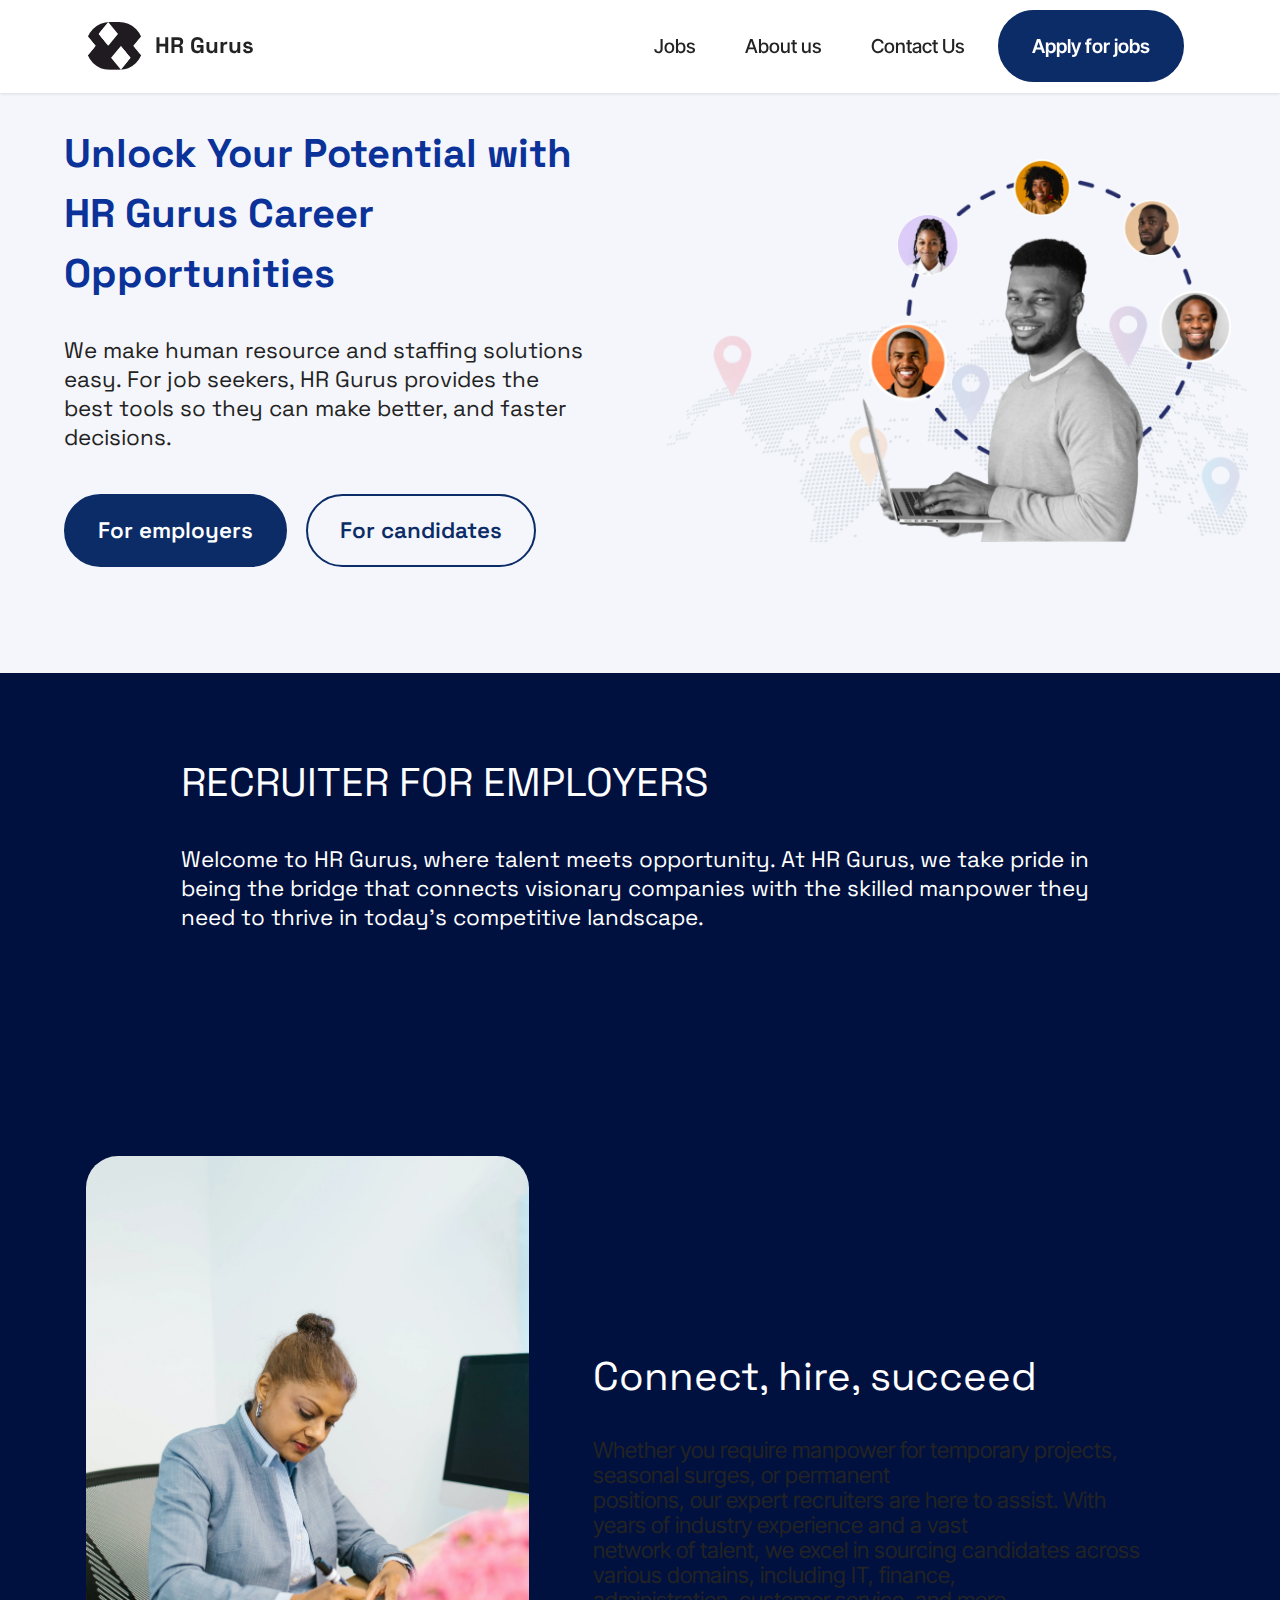
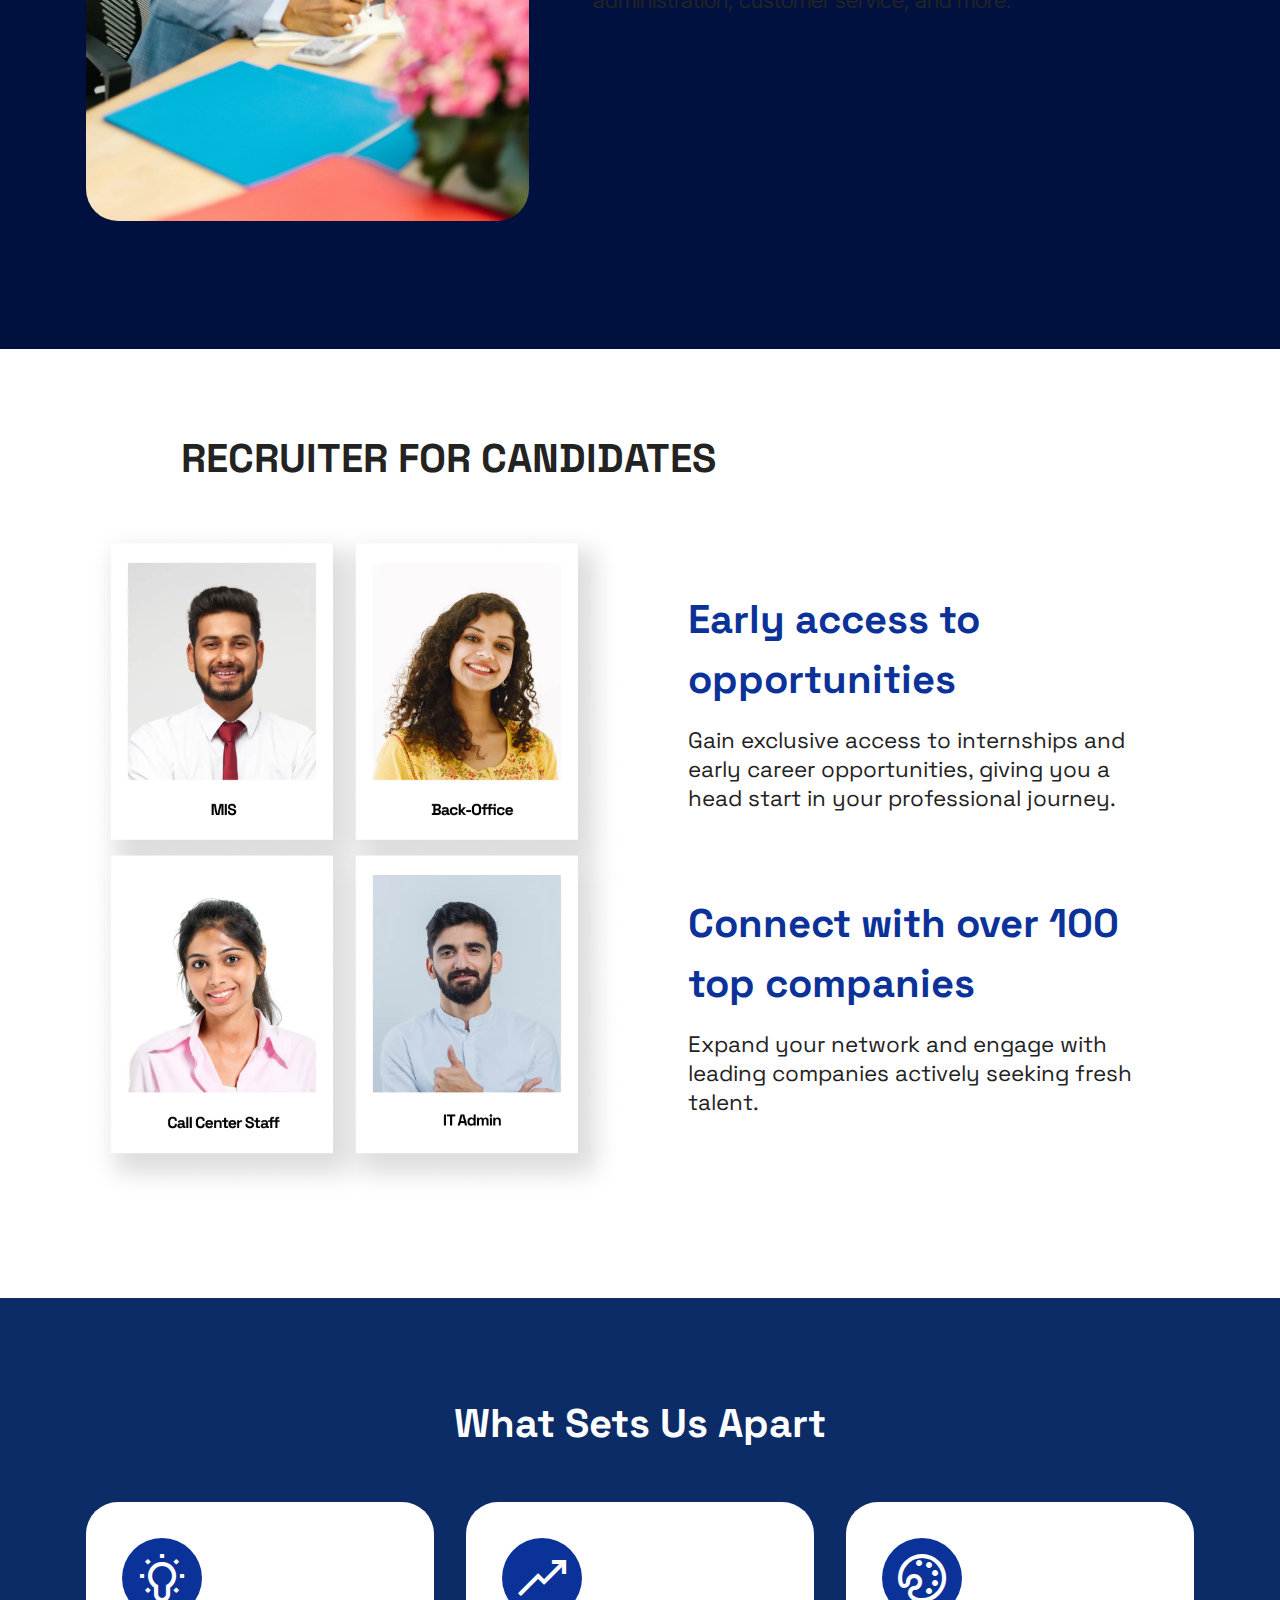
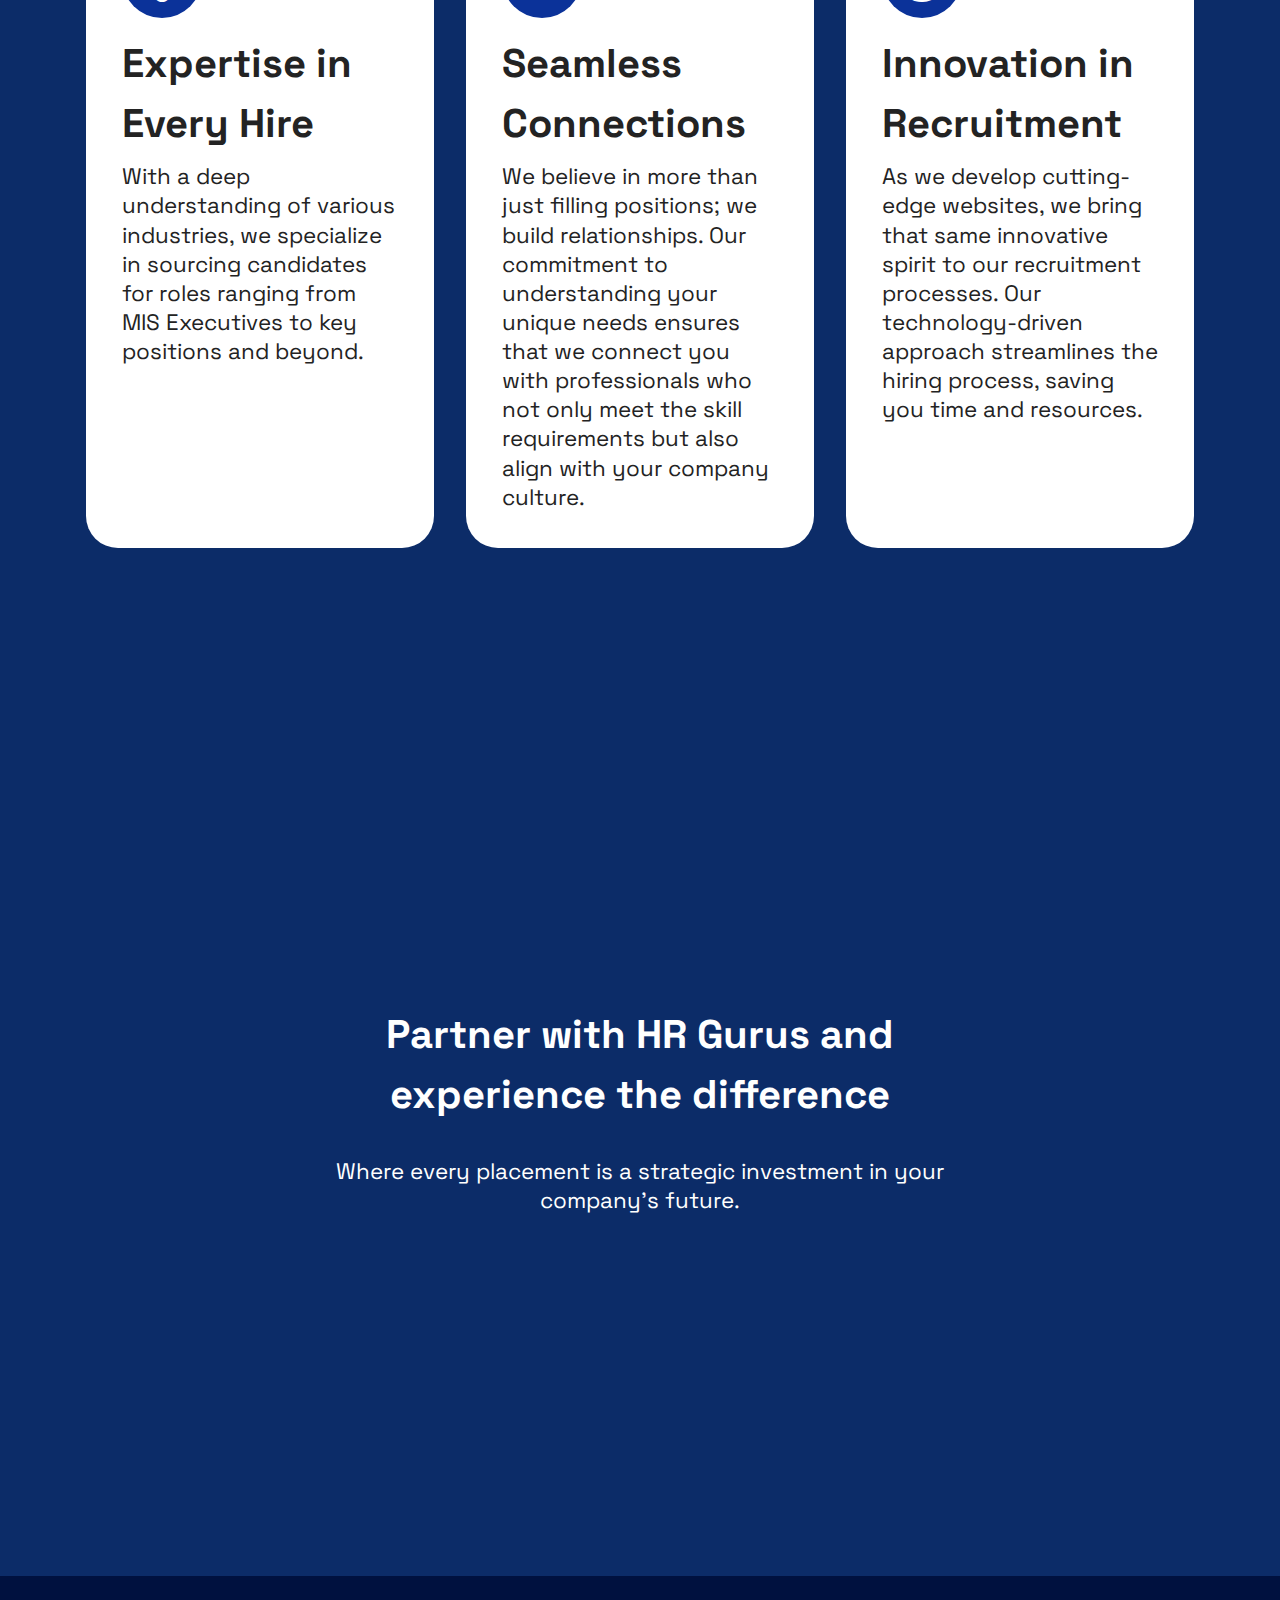
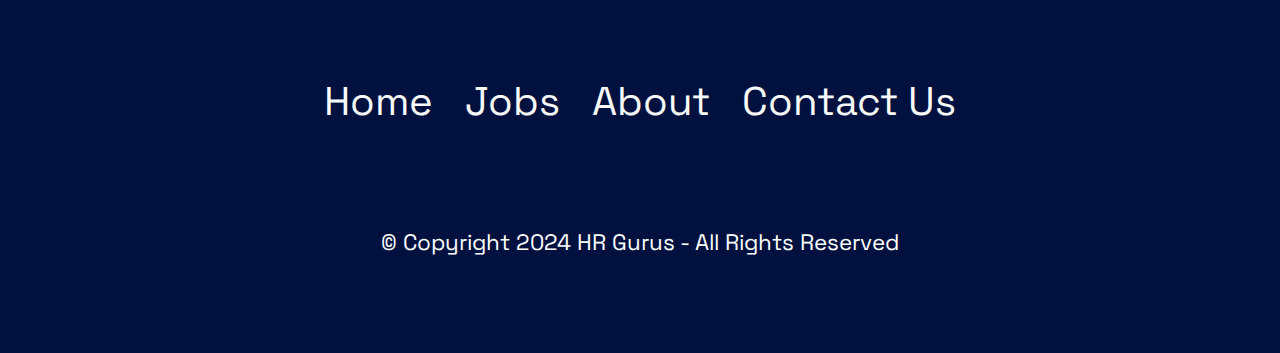
<file: index.html>
<!DOCTYPE html>
<html  >
<head>
  
  <meta charset="UTF-8">
  <meta http-equiv="X-UA-Compatible" content="IE=edge">
  
  <meta name="viewport" content="width=device-width, initial-scale=1, minimum-scale=1">
  <link rel="shortcut icon" href="assets/images/vector.png" type="image/x-icon">
  <meta name="description" content="">
  
  
  <title>Home</title>
  <link rel="stylesheet" href="assets/web/assets/mobirise-icons2/mobirise2.css">
  <link rel="stylesheet" href="assets/bootstrap/css/bootstrap.min.css">
  <link rel="stylesheet" href="assets/bootstrap/css/bootstrap-grid.min.css">
  <link rel="stylesheet" href="assets/bootstrap/css/bootstrap-reboot.min.css">
  <link rel="stylesheet" href="assets/dropdown/css/style.css">
  <link rel="stylesheet" href="assets/socicon/css/styles.css">
  <link rel="stylesheet" href="assets/theme/css/style.css">
  <link rel="preload" href="https://fonts.googleapis.com/css?family=Inter+Tight:100,200,300,400,500,600,700,800,900,100i,200i,300i,400i,500i,600i,700i,800i,900i&display=swap" as="style" onload="this.onload=null;this.rel='stylesheet'">
  <noscript><link rel="stylesheet" href="https://fonts.googleapis.com/css?family=Inter+Tight:100,200,300,400,500,600,700,800,900,100i,200i,300i,400i,500i,600i,700i,800i,900i&display=swap"></noscript>
  <link rel="preload" href="https://fonts.googleapis.com/css?family=Space+Grotesk:300,400,500,600,700&display=swap" as="style" onload="this.onload=null;this.rel='stylesheet'">
  <noscript><link rel="stylesheet" href="https://fonts.googleapis.com/css?family=Space+Grotesk:300,400,500,600,700&display=swap"></noscript>
  <link rel="preload" as="style" href="assets/mobirise/css/mbr-additional.css"><link rel="stylesheet" href="assets/mobirise/css/mbr-additional.css" type="text/css">

  
  
  
</head>
<body>
  
  <section data-bs-version="5.1" class="menu menu1 cid-u36CNwgkRy" once="menu" id="menu1-5">
    

    <nav class="navbar navbar-dropdown navbar-fixed-top navbar-expand-lg">
        <div class="container">
            <div class="navbar-brand">
                <span class="navbar-logo">
                    <a href="https://hrgurus.in/j">
                        <img src="assets/images/vector.webp" alt="" style="height: 3rem;">
                    </a>
                </span>
                <span class="navbar-caption-wrap"><a class="navbar-caption text-black text-primary display-7" href="https://hrgurus.in/j">HR Gurus</a></span>
            </div>
            <button class="navbar-toggler" type="button" data-toggle="collapse" data-bs-toggle="collapse" data-target="#navbarSupportedContent" data-bs-target="#navbarSupportedContent" aria-controls="navbarNavAltMarkup" aria-expanded="false" aria-label="Toggle navigation">
                <div class="hamburger">
                    <span></span>
                    <span></span>
                    <span></span>
                    <span></span>
                </div>
            </button>
            <div class="collapse navbar-collapse" id="navbarSupportedContent">
                <ul class="navbar-nav nav-dropdown" data-app-modern-menu="true"><li class="nav-item"><a class="nav-link link text-black text-primary display-4" href="https://hrgurus.in/job.html">Jobs</a></li><li class="nav-item"><a class="nav-link link text-black text-primary display-4" href="https://hrgurus.in/about.html">
                            About us</a></li>
                    
                    <li class="nav-item"><a class="nav-link link text-black text-primary display-4" href="https://hrgurus.in/contact.html">Contact Us</a>
                    </li></ul>
                
                <div class="navbar-buttons mbr-section-btn"><a class="btn btn-info display-4" href="https://hrgurus.in" target="_blank">Apply for jobs</a></div>
            </div>
        </div>
    </nav>
</section>

<section data-bs-version="5.1" class="header1 cid-u36BXH4VNH" id="header01-2">
	

	
	

	<div class="container-fluid">
		<div class="row justify-content-center">
			<div class="col-12 col-md-12 col-lg-6 image-wrapper">
				<img class="w-100" src="assets/images/group-1.webp" alt="">
			</div>
			<div class="col-12 col-lg col-md-12">
				<div class="text-wrapper align-left">
					<h1 class="mbr-section-title mbr-fonts-style mb-4 display-5"><strong>Unlock Yo</strong><strong>ur Potential with HR Gurus Career Opportunities</strong></h1>
					<p class="mbr-text mbr-fonts-style mb-4 display-7">
						We make human resource and staffing solutions easy. For job seekers, HR Gurus provides the best tools so they can make better, and faster decisions.
					</p>
					<div class="mbr-section-btn mt-3"><a class="btn btn-info display-7" href="https://www.google.com/">For employers</a> <a class="btn btn-info-outline display-7" href="https://www.google.com/">For candidates</a></div>
				</div>
			</div>
		</div>
	</div>
</section>

<section data-bs-version="5.1" class="content5 cid-u36CmGkMO7" id="content5-3">
    
    <div class="container">
        <div class="row justify-content-center">
            <div class="col-md-12 col-lg-10">
                
                <h4 class="mbr-section-subtitle mbr-fonts-style mb-4 display-5">RECRUITER FOR EMPLOYERS</h4>
                <p class="mbr-text mbr-fonts-style display-7">Welcome to HR Gurus, where talent meets opportunity. At HR Gurus, we take pride in being the bridge that connects visionary companies with the skilled manpower they need to thrive in today's competitive landscape.<br></p>
            </div>
        </div>
    </div>
</section>

<section data-bs-version="5.1" class="article2 cid-u36CtOP9KE" id="article02-4">
	

	
	

	<div class="container">
		<div class="row justify-content-center">
			<div class="col-12 col-md-12 col-lg-5 image-wrapper">
				<img class="w-100" src="assets/images/pexels-rdne-stock-project-7580933.webp" alt="">
			</div>
			<div class="col-12 col-md-12 col-lg">
				<div class="text-wrapper align-left">
					<h1 class="mbr-section-title mbr-fonts-style mb-4 display-5">
						Connect, hire, succeed
					</h1>
					<p class="mbr-text align-left mbr-fonts-style mb-4 display-7"></p><div><span style="font-size: 22.4px;">Whether you require manpower for temporary projects, seasonal surges, or permanent</span></div><div><span style="font-size: 22.4px;">positions, our expert recruiters are here to assist. With years of industry experience and a vast</span></div><div><span style="font-size: 22.4px;">network of talent, we excel in sourcing candidates across various domains, including IT, finance,</span></div><div><span style="font-size: 22.4px;">administration, customer service, and more.</span></div><p></p>
					
				</div>
			</div>
		</div>
	</div>
</section>

<section data-bs-version="5.1" class="content4 cid-u36LpguYG6" id="content4-e">
    

    
    
    <div class="container">
        <div class="row justify-content-center">
            <div class="title col-md-12 col-lg-10">
                <h3 class="mbr-section-title mbr-fonts-style align-center mb-4 display-5"><strong>RECRUITER FOR CANDIDATES</strong></h3>
                
                
            </div>
        </div>
    </div>
</section>

<section data-bs-version="5.1" class="image1 cid-u36KryPiZl" id="image1-d">
    

    
    

    <div class="container">
        <div class="row align-items-center">
            <div class="col-12 col-lg-6">
                <div class="image-wrapper">
                    <img src="assets/images/jobs.webp" alt="">
                    
                </div>
            </div>
            <div class="col-12 col-lg">
                <div class="text-wrapper">
                    <h3 class="mbr-section-title mbr-fonts-style mb-3 display-5"><strong>Early access to opportunities</strong></h3>
                    <p class="mbr-text mbr-fonts-style display-7">
                        Gain exclusive access to internships and early career opportunities, giving you a head start in your professional journey.</p>
                </div>

                <div class="text-wrapper">
                    <h3 class="mbr-section-title mbr-fonts-style mb-3 display-5"><strong>Connect with over 100 top companies</strong></h3>
                    <p class="mbr-text mbr-fonts-style display-7">
                        Expand your network and engage with leading companies actively seeking fresh talent.</p>
                </div>

                
            </div>

            
        </div>
    </div>
</section>

<section data-bs-version="5.1" class="features5 cid-u36DwtLu4W" id="features05-8">
  

  
  
  <div class="container">
    <div class="row mb-5 justify-content-center">
      <div class="col-12 col-lg-6">
        <h3 class="mbr-section-title mbr-fonts-style align-center mb-0 display-5"><strong>What Sets Us Apart</strong></h3>
        
      </div>
    </div>
    <div class="row">
      <div class="item features-without-image col-12 col-md-6 col-lg-4 item-mb">
        <div class="item-wrapper">
          <div class="card-box align-left">
            <div class="iconfont-wrapper">
              <span class="mbr-iconfont mobi-mbri-idea mobi-mbri" style="color: rgb(255, 255, 255); fill: rgb(255, 255, 255);"></span>
            </div>
            <h5 class="card-title mbr-fonts-style display-5"><strong>Expertise in Every Hire</strong></h5>
            <p class="card-text mbr-fonts-style display-7">With a deep understanding of various industries, we specialize in sourcing candidates for roles ranging from MIS Executives to key positions and beyond.<br></p>

            
          </div>
        </div>
      </div>
      <div class="item features-without-image col-12 col-md-6 col-lg-4 item-mb">
        <div class="item-wrapper">
          <div class="card-box align-left">
            <div class="iconfont-wrapper">
              <span class="mbr-iconfont mobi-mbri-growing-chart mobi-mbri" style="color: rgb(255, 255, 255); fill: rgb(255, 255, 255);"></span>
            </div>
            <h5 class="card-title mbr-fonts-style display-5"><strong>Seamless Connections</strong></h5>
            <p class="card-text mbr-fonts-style display-7">We believe in more than just filling positions; we build relationships. Our commitment to understanding your unique needs ensures that we connect you with professionals who not only meet the skill requirements but also align with your company culture.<br></p>

            
          </div>
        </div>
      </div>
      <div class="item features-without-image col-12 col-md-6 col-lg-4 item-mb">
        <div class="item-wrapper">
          <div class="card-box align-left">
            <div class="iconfont-wrapper">
              <span class="mbr-iconfont mobi-mbri-change-style mobi-mbri" style="color: rgb(255, 255, 255); fill: rgb(255, 255, 255);"></span>
            </div>
            <h5 class="card-title mbr-fonts-style display-5">
              <strong>Innovation in Recruitment</strong></h5>
            <p class="card-text mbr-fonts-style display-7">As we develop cutting-edge websites, we bring that same innovative spirit to our recruitment processes. Our technology-driven approach streamlines the hiring process, saving you time and resources.<br></p>

            
          </div>
        </div>
      </div>
    </div>
  </div>
</section>

<section data-bs-version="5.1" class="header09 cid-u36MmFpuOy mbr-fullscreen" id="header09-f">
	
	
	<div class="container">
		<div class="row">
			<div class="content-wrap col-12 col-md-8">
				<h1 class="mbr-section-title mbr-fonts-style mbr-white mb-4 display-5"><strong>Partner with HR Gurus and experience the difference</strong></h1>
				
				<p class="mbr-fonts-style mbr-text mbr-white mb-4 display-7">Where every placement is a strategic investment in your company's&nbsp;future.
				</p>
				
			</div>
		</div>
	</div>
</section>

<section data-bs-version="5.1" class="footer3 programm5 cid-u43dI4bEHK" once="footers" id="footer03-u">

        

    

    <div class="container">
        <div class="row">

            <div class="row-links mb-4">
                <ul class="header-menu">
                  
                  
                  
                  
                <li class="header-menu-item mbr-fonts-style display-5"><a href="https://hrgurus.in" class="text-white">Home</a></li><li class="header-menu-item mbr-fonts-style display-5"><a href="https://hrgurus.in/job.html" class="text-white">Jobs</a></li><li class="header-menu-item mbr-fonts-style display-5">
                    <a href="https://hrgurus.in/about.html" class="text-white text-primary">About</a>
                  </li><li class="header-menu-item mbr-fonts-style display-5"><a href="https://hrgurus.in/contact.html" class="text-white">Contact Us</a></li></ul>
              </div>

            <div class="col-12">
                
            </div>
            <div class="col-12 mt-5">
                <p class="mbr-fonts-style copyright display-7">
                    © Copyright 2024 HR Gurus - All Rights Reserved
                </p>
            </div>
        </div>
    </div>
</section>


<script src="assets/witsec-jquery-3.6.0/jquery-3.6.0.min.js"></script>
  <script src="assets/bootstrap/js/bootstrap.bundle.min.js"></script>
  <script src="assets/smoothscroll/smooth-scroll.js"></script>
  <script src="assets/ytplayer/index.js"></script>
  <script src="assets/dropdown/js/navbar-dropdown.js"></script>
  <script src="assets/theme/js/script.js"></script>
  
  
  
</body>
</html>
</file>
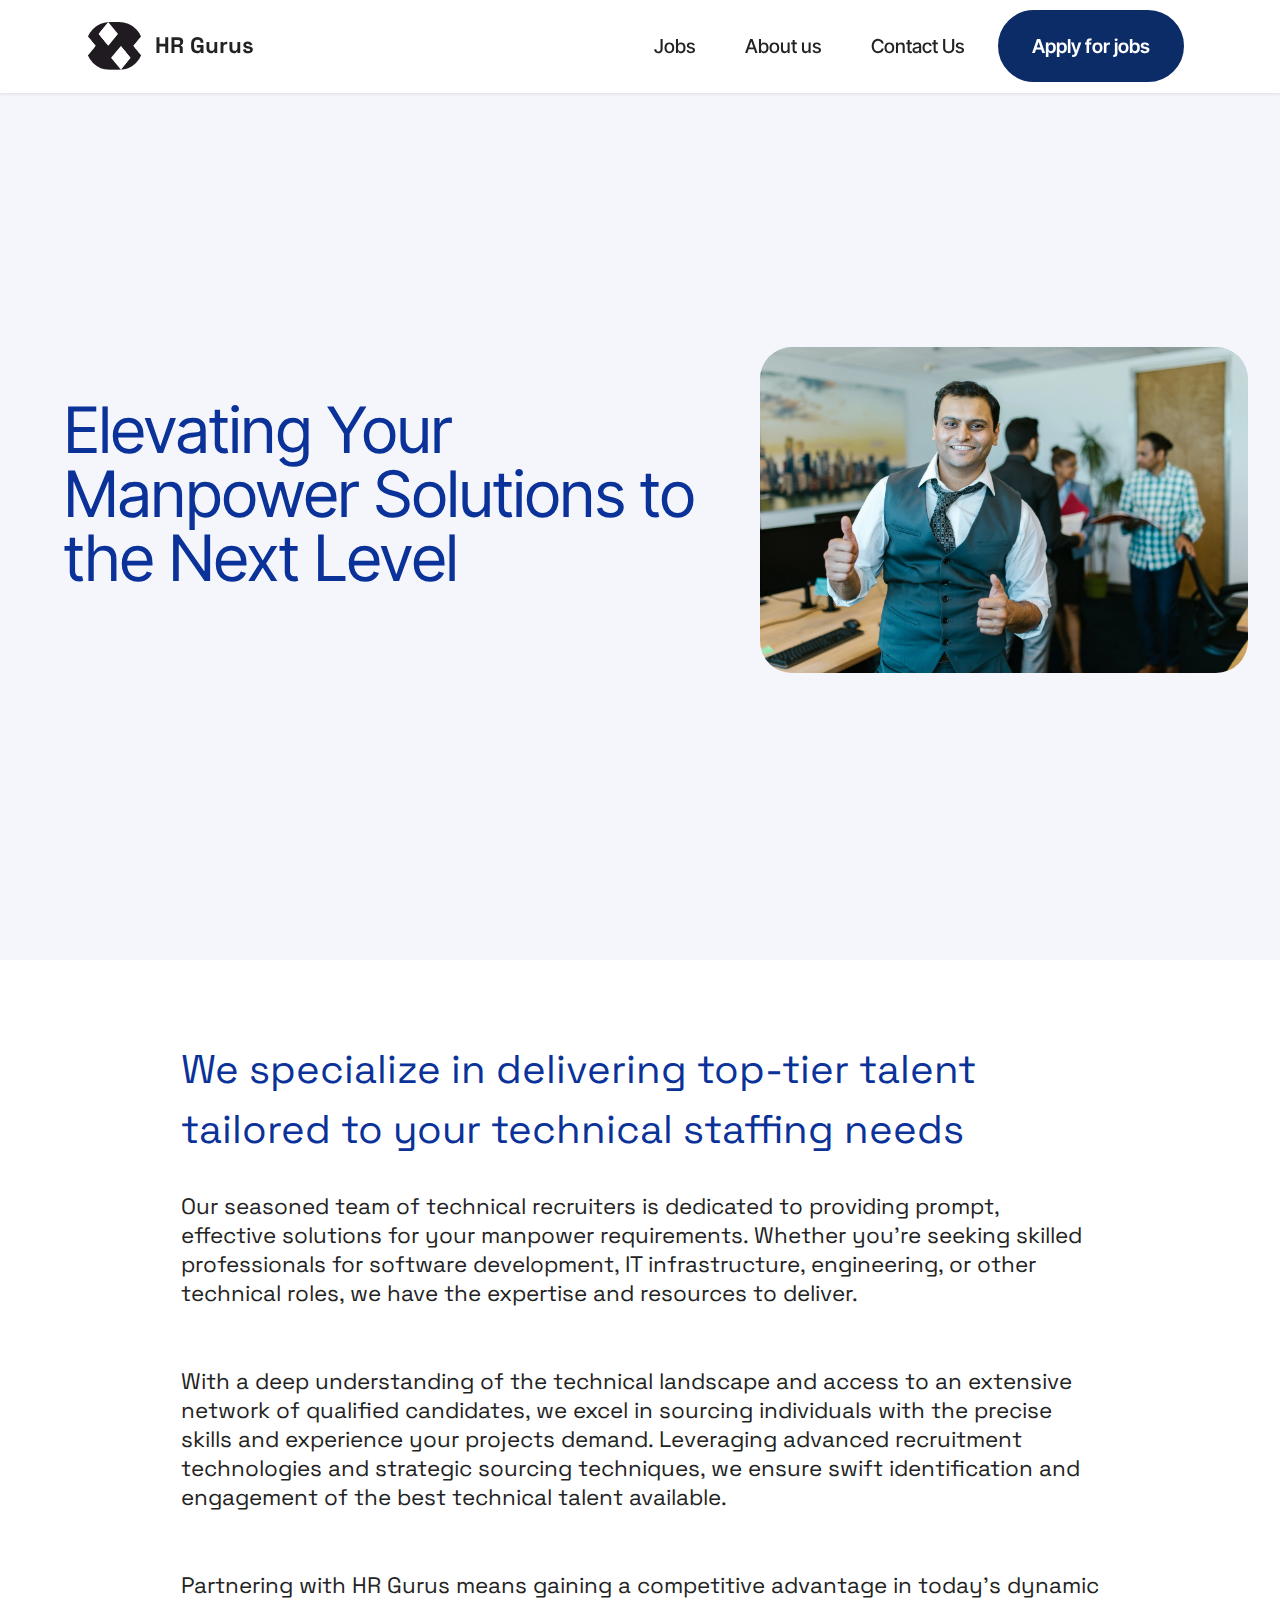
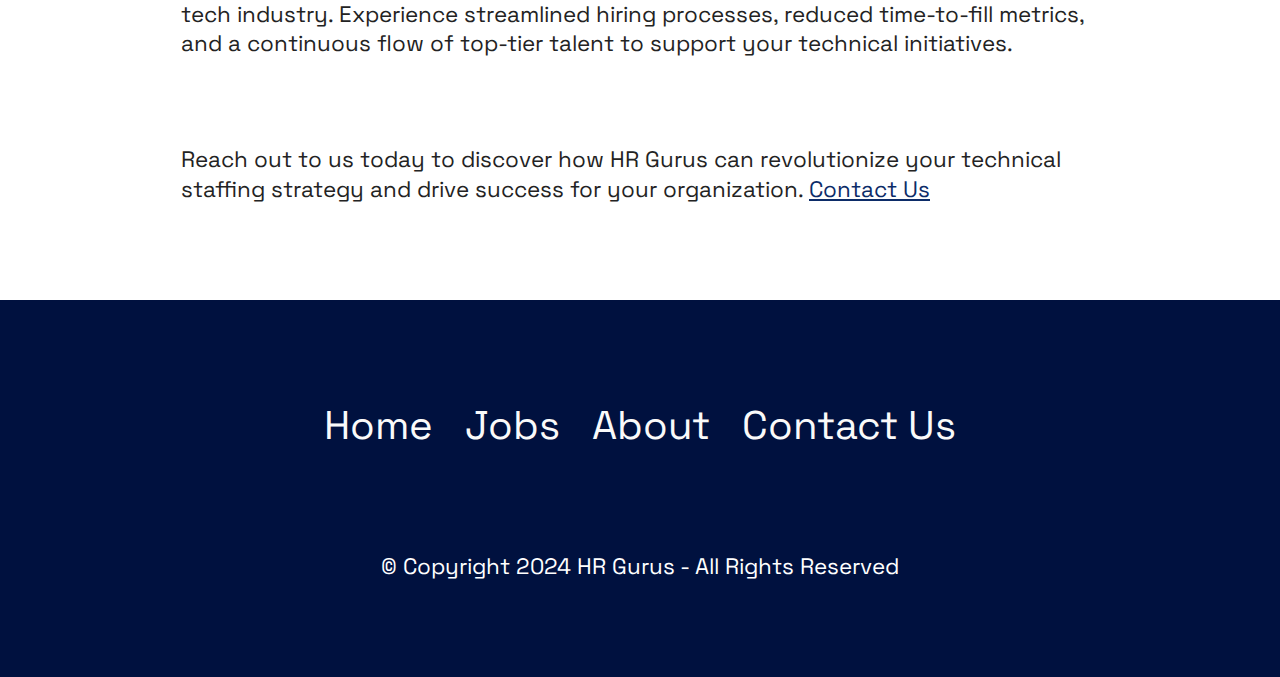
<file: about.html>
<!DOCTYPE html>
<html  >
<head>
  
  <meta charset="UTF-8">
  <meta http-equiv="X-UA-Compatible" content="IE=edge">
  
  <meta name="viewport" content="width=device-width, initial-scale=1, minimum-scale=1">
  <link rel="shortcut icon" href="assets/images/vector.png" type="image/x-icon">
  <meta name="description" content="">
  
  
  <title>About</title>
  <link rel="stylesheet" href="assets/bootstrap/css/bootstrap.min.css">
  <link rel="stylesheet" href="assets/bootstrap/css/bootstrap-grid.min.css">
  <link rel="stylesheet" href="assets/bootstrap/css/bootstrap-reboot.min.css">
  <link rel="stylesheet" href="assets/dropdown/css/style.css">
  <link rel="stylesheet" href="assets/socicon/css/styles.css">
  <link rel="stylesheet" href="assets/theme/css/style.css">
  <link rel="preload" href="https://fonts.googleapis.com/css?family=Inter+Tight:100,200,300,400,500,600,700,800,900,100i,200i,300i,400i,500i,600i,700i,800i,900i&display=swap" as="style" onload="this.onload=null;this.rel='stylesheet'">
  <noscript><link rel="stylesheet" href="https://fonts.googleapis.com/css?family=Inter+Tight:100,200,300,400,500,600,700,800,900,100i,200i,300i,400i,500i,600i,700i,800i,900i&display=swap"></noscript>
  <link rel="preload" href="https://fonts.googleapis.com/css?family=Space+Grotesk:300,400,500,600,700&display=swap" as="style" onload="this.onload=null;this.rel='stylesheet'">
  <noscript><link rel="stylesheet" href="https://fonts.googleapis.com/css?family=Space+Grotesk:300,400,500,600,700&display=swap"></noscript>
  <link rel="preload" as="style" href="assets/mobirise/css/mbr-additional.css"><link rel="stylesheet" href="assets/mobirise/css/mbr-additional.css" type="text/css">

  
  
  
</head>
<body>
  
  <section data-bs-version="5.1" class="menu menu1 cid-u36CNwgkRy" once="menu" id="menu1-k">
    

    <nav class="navbar navbar-dropdown navbar-fixed-top navbar-expand-lg">
        <div class="container">
            <div class="navbar-brand">
                <span class="navbar-logo">
                    <a href="https://hrgurus.in/j">
                        <img src="assets/images/vector.webp" alt="" style="height: 3rem;">
                    </a>
                </span>
                <span class="navbar-caption-wrap"><a class="navbar-caption text-black text-primary display-7" href="https://hrgurus.in/j">HR Gurus</a></span>
            </div>
            <button class="navbar-toggler" type="button" data-toggle="collapse" data-bs-toggle="collapse" data-target="#navbarSupportedContent" data-bs-target="#navbarSupportedContent" aria-controls="navbarNavAltMarkup" aria-expanded="false" aria-label="Toggle navigation">
                <div class="hamburger">
                    <span></span>
                    <span></span>
                    <span></span>
                    <span></span>
                </div>
            </button>
            <div class="collapse navbar-collapse" id="navbarSupportedContent">
                <ul class="navbar-nav nav-dropdown" data-app-modern-menu="true"><li class="nav-item"><a class="nav-link link text-black text-primary display-4" href="https://hrgurus.in/job.html">Jobs</a></li><li class="nav-item"><a class="nav-link link text-black text-primary display-4" href="https://hrgurus.in/about.html">
                            About us</a></li>
                    
                    <li class="nav-item"><a class="nav-link link text-black text-primary display-4" href="https://hrgurus.in/contact.html">Contact Us</a>
                    </li></ul>
                
                <div class="navbar-buttons mbr-section-btn"><a class="btn btn-info display-4" href="https://hrgurus.in" target="_blank">Apply for jobs</a></div>
            </div>
        </div>
    </nav>
</section>

<section data-bs-version="5.1" class="header1 cid-u43cgKp3CS mbr-fullscreen" id="header01-r">
	

	
	

	<div class="container-fluid">
		<div class="row justify-content-center">
			<div class="col-12 col-md-12 col-lg-5 image-wrapper">
				<img class="w-100" src="assets/images/pexels-rdne-stock-project-7581116.webp" alt="">
			</div>
			<div class="col-12 col-lg col-md-12">
				<div class="text-wrapper align-left">
					<h1 class="mbr-section-title mbr-fonts-style mb-4 display-2">Elevating Your Manpower Solutions to the Next Level</h1>
					
					
				</div>
			</div>
		</div>
	</div>
</section>

<section data-bs-version="5.1" class="content5 cid-u43cr1UmkA" id="content5-t">
    
    <div class="container">
        <div class="row justify-content-center">
            <div class="col-md-12 col-lg-10">
                
                <h4 class="mbr-section-subtitle mbr-fonts-style mb-4 display-5">We specialize in delivering top-tier talent tailored to your technical staffing needs</h4>
                <p class="mbr-text mbr-fonts-style display-7">Our seasoned team of technical recruiters is dedicated to providing prompt, effective solutions for your manpower requirements. Whether you're seeking skilled professionals for software development, IT infrastructure, engineering, or other technical roles, we have the expertise and resources to deliver.<br><br><br>With a deep understanding of the technical landscape and access to an extensive network of qualified candidates, we excel in sourcing individuals with the precise skills and experience your projects demand. Leveraging advanced recruitment technologies and strategic sourcing techniques, we ensure swift identification and engagement of the best technical talent available.<br><br><br>Partnering with HR Gurus means gaining a competitive advantage in today's dynamic tech industry. Experience streamlined hiring processes, reduced time-to-fill metrics, and a continuous flow of top-tier talent to support your technical initiatives.<br><br><br><br>Reach out to us today to discover how HR Gurus can revolutionize your technical staffing strategy and drive success for your organization. <a href="https://hrgurus.in/contact.html" class="text-info"><u>Contact Us</u></a><br></p>
            </div>
        </div>
    </div>
</section>

<section data-bs-version="5.1" class="footer3 programm5 cid-u43dI4bEHK" once="footers" id="footer03-u">

        

    

    <div class="container">
        <div class="row">

            <div class="row-links mb-4">
                <ul class="header-menu">
                  
                  
                  
                  
                <li class="header-menu-item mbr-fonts-style display-5"><a href="https://hrgurus.in" class="text-white">Home</a></li><li class="header-menu-item mbr-fonts-style display-5"><a href="https://hrgurus.in/job.html" class="text-white">Jobs</a></li><li class="header-menu-item mbr-fonts-style display-5">
                    <a href="https://hrgurus.in/about.html" class="text-white text-primary">About</a>
                  </li><li class="header-menu-item mbr-fonts-style display-5"><a href="https://hrgurus.in/contact.html" class="text-white">Contact Us</a></li></ul>
              </div>

            <div class="col-12">
                
            </div>
            <div class="col-12 mt-5">
                <p class="mbr-fonts-style copyright display-7">
                    © Copyright 2024 HR Gurus - All Rights Reserved
                </p>
            </div>
        </div>
    </div>
</section>


<script src="assets/witsec-jquery-3.6.0/jquery-3.6.0.min.js"></script>
  <script src="assets/bootstrap/js/bootstrap.bundle.min.js"></script>
  <script src="assets/smoothscroll/smooth-scroll.js"></script>
  <script src="assets/ytplayer/index.js"></script>
  <script src="assets/dropdown/js/navbar-dropdown.js"></script>
  <script src="assets/theme/js/script.js"></script>
  
  
  
</body>
</html>
</file>
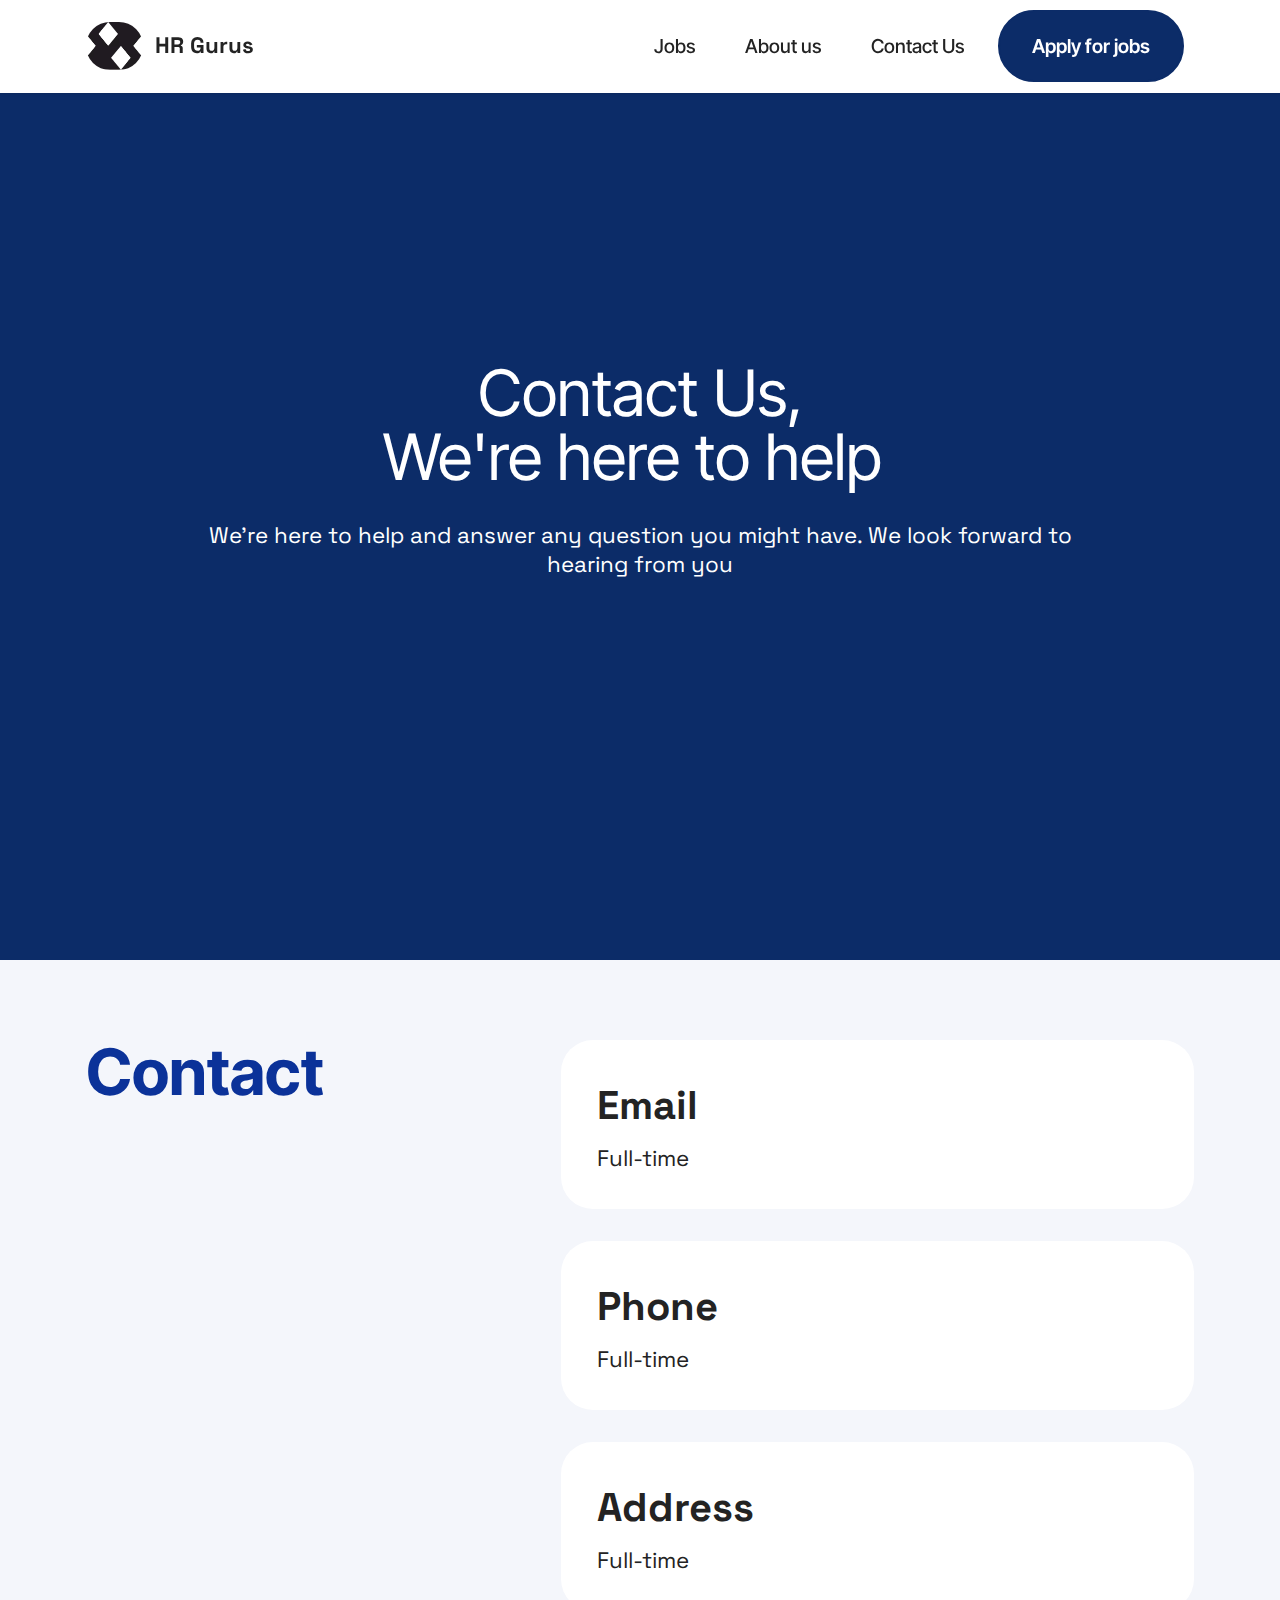
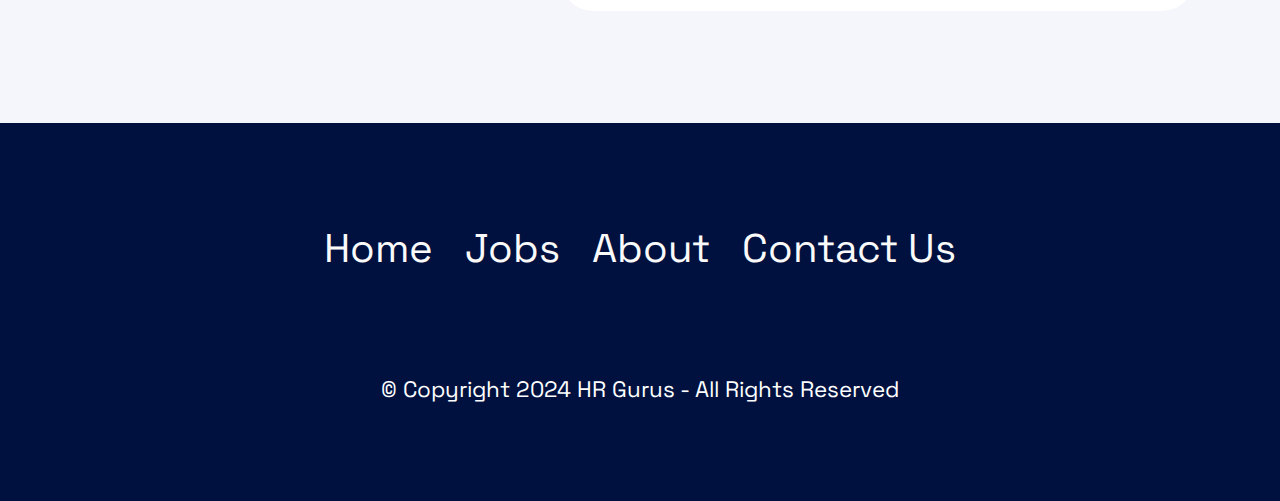
<file: contact.html>
<!DOCTYPE html>
<html  >
<head>
  
  <meta charset="UTF-8">
  <meta http-equiv="X-UA-Compatible" content="IE=edge">
  
  <meta name="viewport" content="width=device-width, initial-scale=1, minimum-scale=1">
  <link rel="shortcut icon" href="assets/images/vector.png" type="image/x-icon">
  <meta name="description" content="">
  
  
  <title>Contact Us</title>
  <link rel="stylesheet" href="assets/bootstrap/css/bootstrap.min.css">
  <link rel="stylesheet" href="assets/bootstrap/css/bootstrap-grid.min.css">
  <link rel="stylesheet" href="assets/bootstrap/css/bootstrap-reboot.min.css">
  <link rel="stylesheet" href="assets/dropdown/css/style.css">
  <link rel="stylesheet" href="assets/socicon/css/styles.css">
  <link rel="stylesheet" href="assets/theme/css/style.css">
  <link rel="preload" href="https://fonts.googleapis.com/css?family=Inter+Tight:100,200,300,400,500,600,700,800,900,100i,200i,300i,400i,500i,600i,700i,800i,900i&display=swap" as="style" onload="this.onload=null;this.rel='stylesheet'">
  <noscript><link rel="stylesheet" href="https://fonts.googleapis.com/css?family=Inter+Tight:100,200,300,400,500,600,700,800,900,100i,200i,300i,400i,500i,600i,700i,800i,900i&display=swap"></noscript>
  <link rel="preload" href="https://fonts.googleapis.com/css?family=Space+Grotesk:300,400,500,600,700&display=swap" as="style" onload="this.onload=null;this.rel='stylesheet'">
  <noscript><link rel="stylesheet" href="https://fonts.googleapis.com/css?family=Space+Grotesk:300,400,500,600,700&display=swap"></noscript>
  <link rel="preload" as="style" href="assets/mobirise/css/mbr-additional.css"><link rel="stylesheet" href="assets/mobirise/css/mbr-additional.css" type="text/css">

  
  
  
</head>
<body>
  
  <section data-bs-version="5.1" class="menu menu1 cid-u36CNwgkRy" once="menu" id="menu1-m">
    

    <nav class="navbar navbar-dropdown navbar-fixed-top navbar-expand-lg">
        <div class="container">
            <div class="navbar-brand">
                <span class="navbar-logo">
                    <a href="https://hrgurus.in/j">
                        <img src="assets/images/vector.webp" alt="" style="height: 3rem;">
                    </a>
                </span>
                <span class="navbar-caption-wrap"><a class="navbar-caption text-black text-primary display-7" href="https://hrgurus.in/j">HR Gurus</a></span>
            </div>
            <button class="navbar-toggler" type="button" data-toggle="collapse" data-bs-toggle="collapse" data-target="#navbarSupportedContent" data-bs-target="#navbarSupportedContent" aria-controls="navbarNavAltMarkup" aria-expanded="false" aria-label="Toggle navigation">
                <div class="hamburger">
                    <span></span>
                    <span></span>
                    <span></span>
                    <span></span>
                </div>
            </button>
            <div class="collapse navbar-collapse" id="navbarSupportedContent">
                <ul class="navbar-nav nav-dropdown" data-app-modern-menu="true"><li class="nav-item"><a class="nav-link link text-black text-primary display-4" href="https://hrgurus.in/job.html">Jobs</a></li><li class="nav-item"><a class="nav-link link text-black text-primary display-4" href="https://hrgurus.in/about.html">
                            About us</a></li>
                    
                    <li class="nav-item"><a class="nav-link link text-black text-primary display-4" href="https://hrgurus.in/contact.html">Contact Us</a>
                    </li></ul>
                
                <div class="navbar-buttons mbr-section-btn"><a class="btn btn-info display-4" href="https://hrgurus.in" target="_blank">Apply for jobs</a></div>
            </div>
        </div>
    </nav>
</section>

<section data-bs-version="5.1" class="header5 cid-u43akpG2Mm mbr-fullscreen" id="header05-o">
	

	
	
	
	<div class="align-center container-fluid">
		<div class="row justify-content-center">
			<div class="col-md-12 col-lg-9">
				<h1 class="mbr-section-title mbr-fonts-style mb-4 display-2">Contact Us,
<div>We're here to help&nbsp;</div></h1>
				<p class="mbr-text mbr-fonts-style mb-4 display-7">
					We’re here to help and answer any question you might have. We look forward to hearing from you</p>
				
			</div>
		</div>
		<div class="row mt-5 justify-content-center">
			
		</div>
	</div>
</section>

<section data-bs-version="5.1" class="people1 cid-u43aoGEl6Z" id="people01-p">
  

  

  <div class="container">
    <div class="row">
      <div class="col-lg-5 mb-5">
        <h3 class="mbr-section-maintitle mbr-fonts-style mb-4 display-2">
          <strong>Contact</strong></h3>
        

        
      </div>

      <div class="col-lg-7">
        <div class="item features-without-image">
          <div class="item-wrapper">
            <div class="row align-items-center">
              <div class="col-md-7">
                <div class="align-left">
                  <h3 class="mbr-section-title mbr-fonts-style mb-2 display-5">
                    <strong>Email</strong></h3>
                  
                  <p class="mbr-section-text mbr-fonts-style mb-0 display-7">
                    Full-time<br>
                  </p>
                </div>
              </div>

              <div class="col-md-5">
                
              </div>
            </div>
          </div>
        </div>
        <div class="item features-without-image">
          <div class="item-wrapper">
            <div class="row align-items-center">
              <div class="col-md-7">
                <div class="align-left">
                  <h3 class="mbr-section-title mbr-fonts-style mb-2 display-5">
                    <strong>Phone</strong>
                  </h3>
                  
                  <p class="mbr-section-text mbr-fonts-style mb-0 display-7">
                    Full-time<br>
                  </p>
                </div>
              </div>

              <div class="col-md-5">
                
              </div>
            </div>
          </div>
        </div>
        <div class="item features-without-image">
          <div class="item-wrapper">
            <div class="row align-items-center">
              <div class="col-md-7">
                <div class="align-left">
                  <h3 class="mbr-section-title mbr-fonts-style mb-2 display-5">
                    <strong>Address</strong>
                  </h3>
                  
                  <p class="mbr-section-text mbr-fonts-style mb-0 display-7">
                    Full-time<br>
                  </p>
                </div>
              </div>

              <div class="col-md-5">
                
              </div>
            </div>
          </div>
        </div>
      </div>
    </div>
  </div>
</section>

<section data-bs-version="5.1" class="footer3 programm5 cid-u43dI4bEHK" once="footers" id="footer03-u">

        

    

    <div class="container">
        <div class="row">

            <div class="row-links mb-4">
                <ul class="header-menu">
                  
                  
                  
                  
                <li class="header-menu-item mbr-fonts-style display-5"><a href="https://hrgurus.in" class="text-white">Home</a></li><li class="header-menu-item mbr-fonts-style display-5"><a href="https://hrgurus.in/job.html" class="text-white">Jobs</a></li><li class="header-menu-item mbr-fonts-style display-5">
                    <a href="https://hrgurus.in/about.html" class="text-white text-primary">About</a>
                  </li><li class="header-menu-item mbr-fonts-style display-5"><a href="https://hrgurus.in/contact.html" class="text-white">Contact Us</a></li></ul>
              </div>

            <div class="col-12">
                
            </div>
            <div class="col-12 mt-5">
                <p class="mbr-fonts-style copyright display-7">
                    © Copyright 2024 HR Gurus - All Rights Reserved
                </p>
            </div>
        </div>
    </div>
</section>


<script src="assets/witsec-jquery-3.6.0/jquery-3.6.0.min.js"></script>
  <script src="assets/bootstrap/js/bootstrap.bundle.min.js"></script>
  <script src="assets/smoothscroll/smooth-scroll.js"></script>
  <script src="assets/ytplayer/index.js"></script>
  <script src="assets/dropdown/js/navbar-dropdown.js"></script>
  <script src="assets/theme/js/script.js"></script>
  
  
  
</body>
</html>
</file>
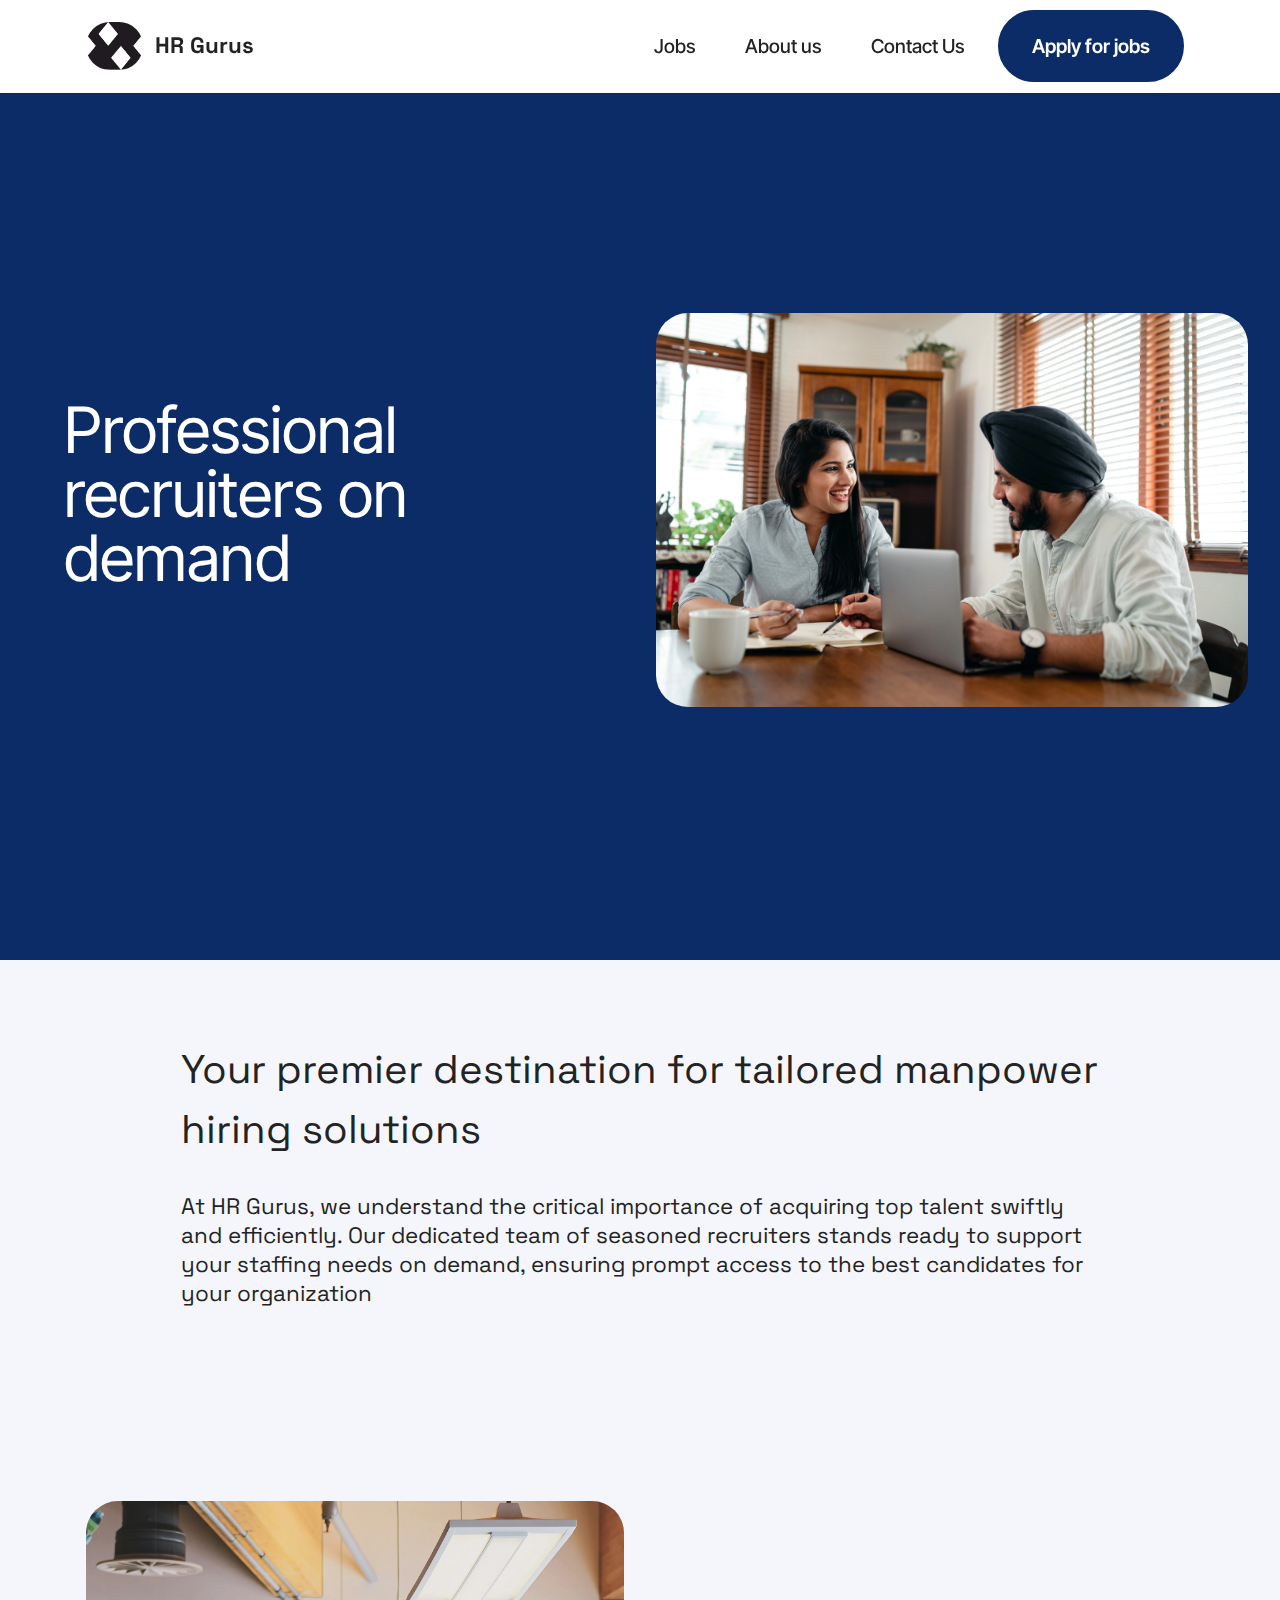
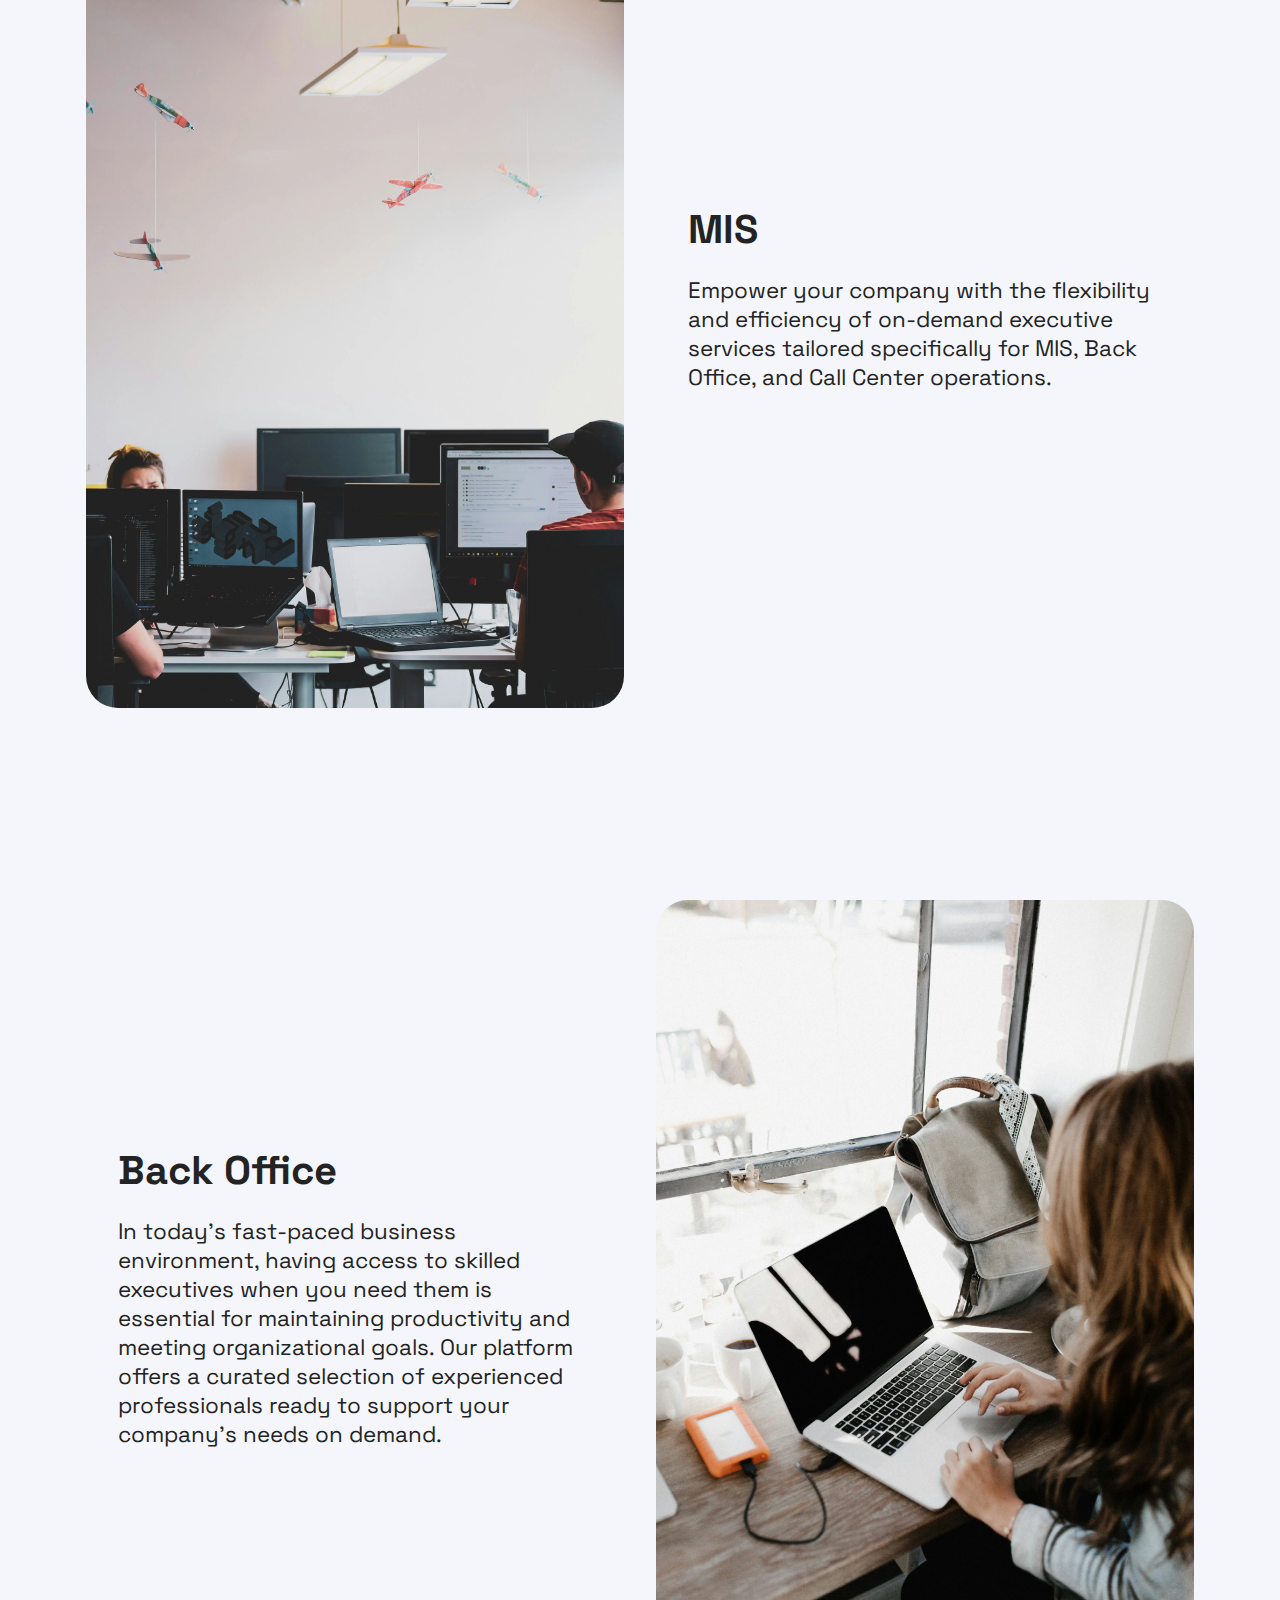
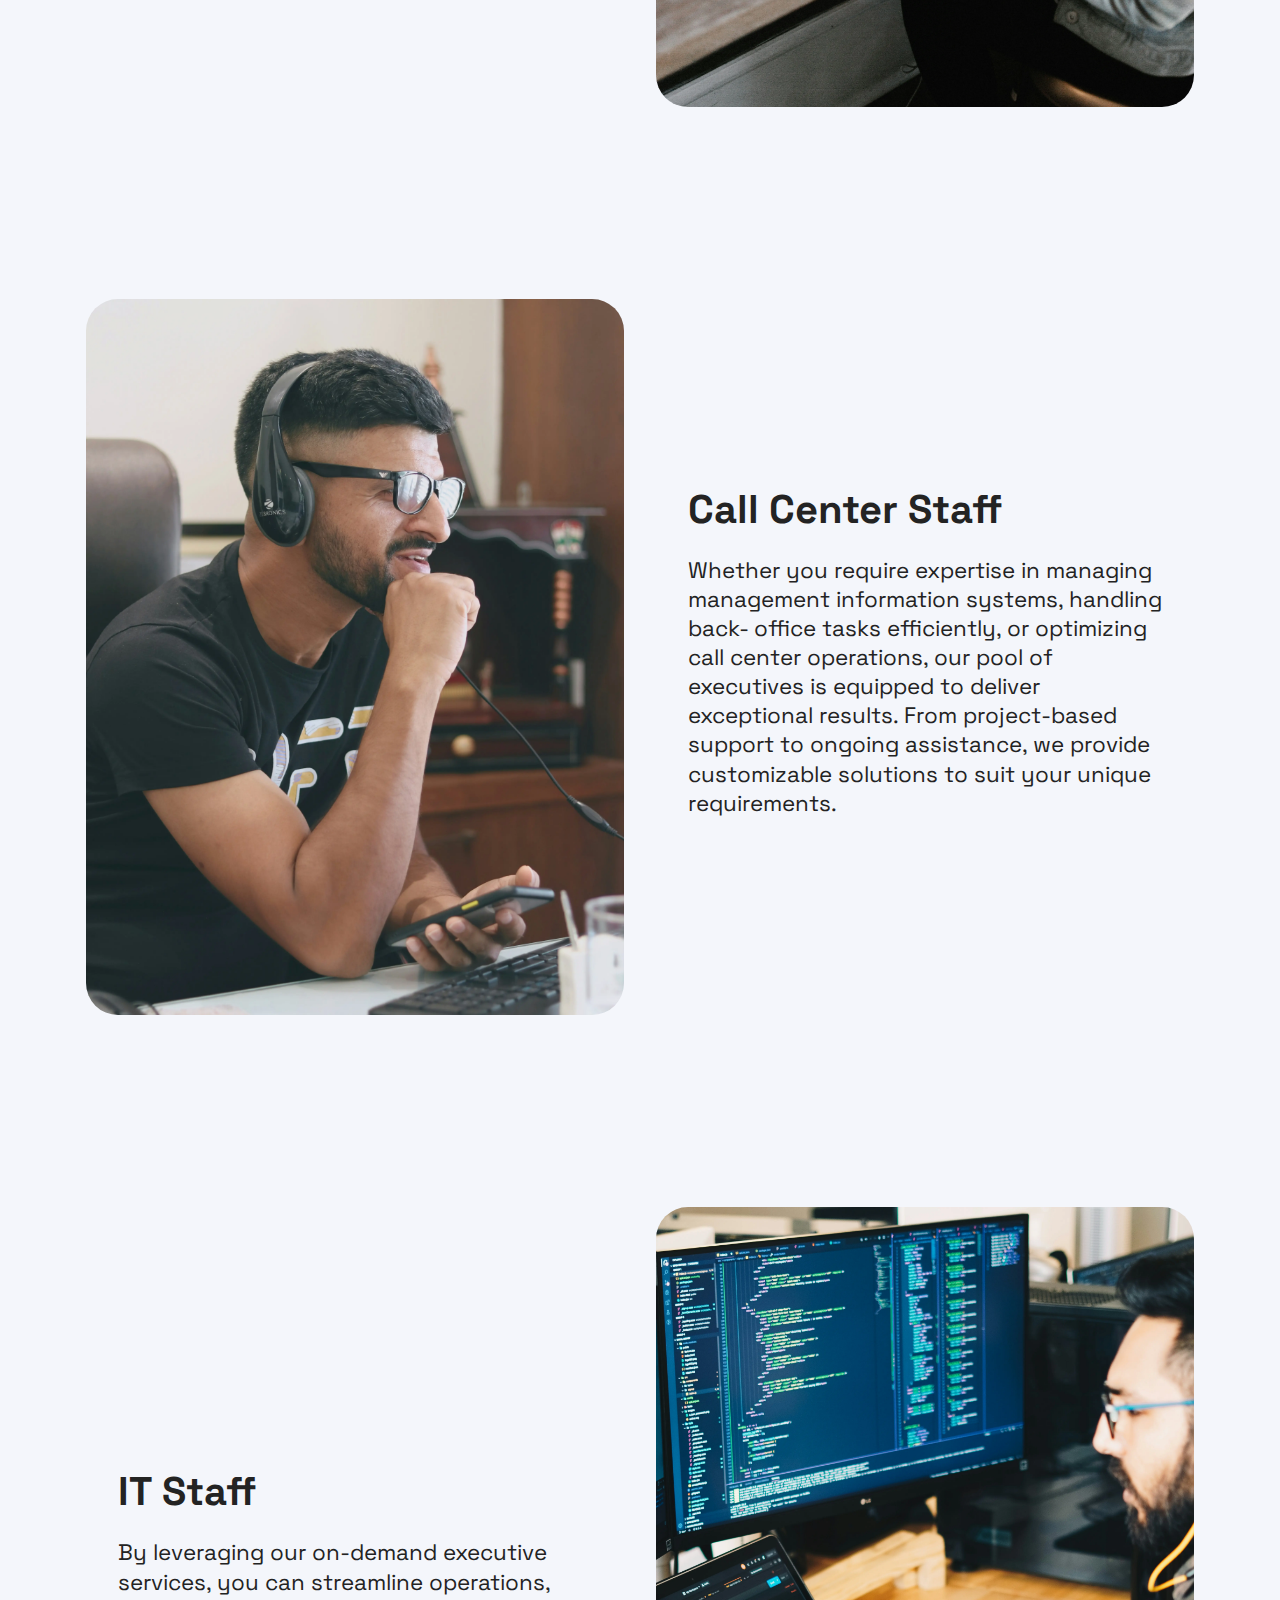
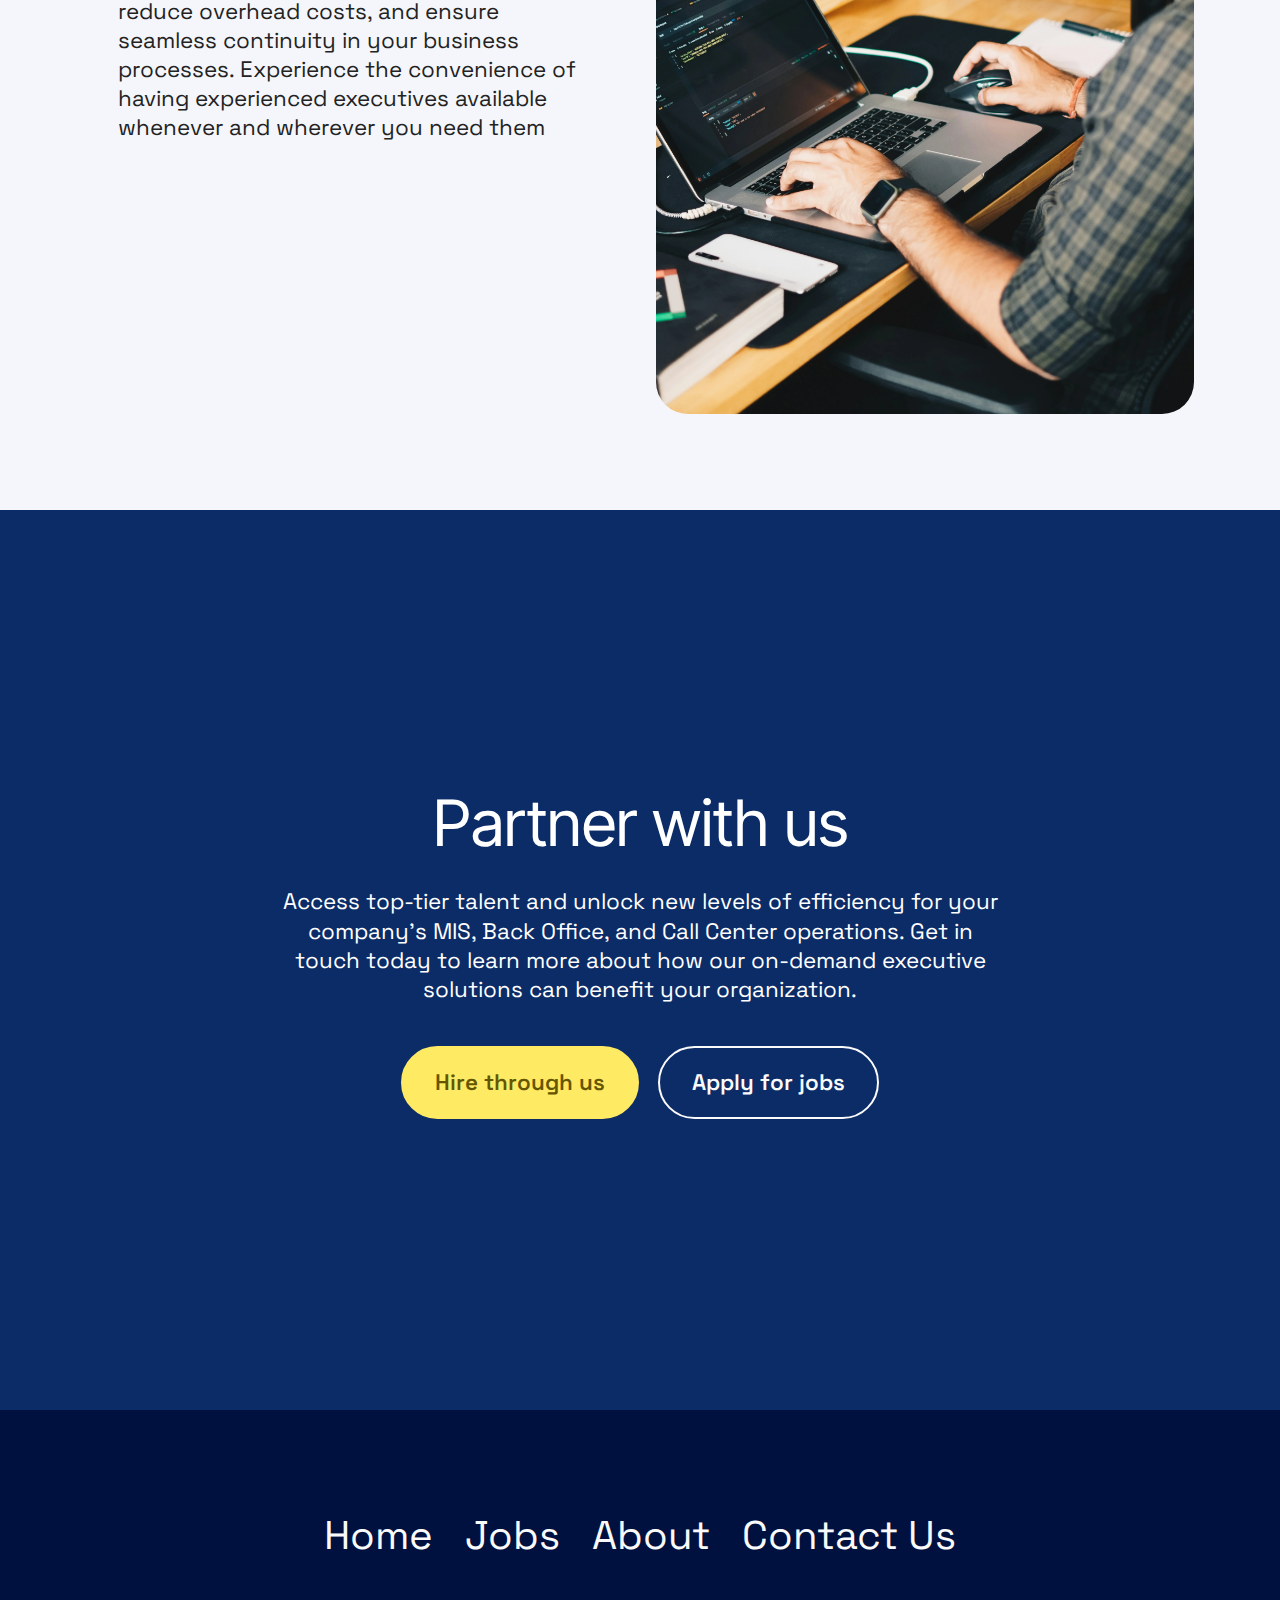
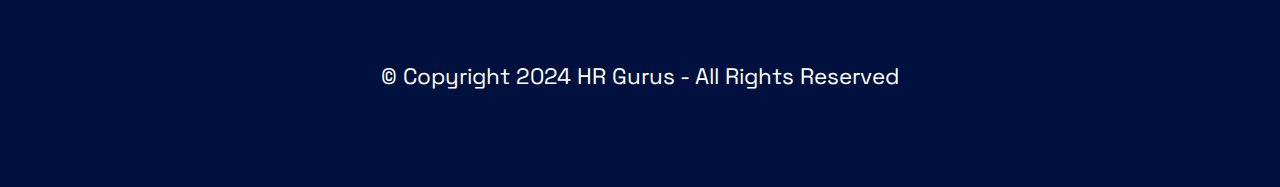
<file: job.html>
<!DOCTYPE html>
<html  >
<head>
  
  <meta charset="UTF-8">
  <meta http-equiv="X-UA-Compatible" content="IE=edge">
  
  <meta name="viewport" content="width=device-width, initial-scale=1, minimum-scale=1">
  <link rel="shortcut icon" href="assets/images/vector.png" type="image/x-icon">
  <meta name="description" content="">
  
  
  <title>Jobs</title>
  <link rel="stylesheet" href="assets/bootstrap/css/bootstrap.min.css">
  <link rel="stylesheet" href="assets/bootstrap/css/bootstrap-grid.min.css">
  <link rel="stylesheet" href="assets/bootstrap/css/bootstrap-reboot.min.css">
  <link rel="stylesheet" href="assets/dropdown/css/style.css">
  <link rel="stylesheet" href="assets/socicon/css/styles.css">
  <link rel="stylesheet" href="assets/theme/css/style.css">
  <link rel="preload" href="https://fonts.googleapis.com/css?family=Inter+Tight:100,200,300,400,500,600,700,800,900,100i,200i,300i,400i,500i,600i,700i,800i,900i&display=swap" as="style" onload="this.onload=null;this.rel='stylesheet'">
  <noscript><link rel="stylesheet" href="https://fonts.googleapis.com/css?family=Inter+Tight:100,200,300,400,500,600,700,800,900,100i,200i,300i,400i,500i,600i,700i,800i,900i&display=swap"></noscript>
  <link rel="preload" href="https://fonts.googleapis.com/css?family=Space+Grotesk:300,400,500,600,700&display=swap" as="style" onload="this.onload=null;this.rel='stylesheet'">
  <noscript><link rel="stylesheet" href="https://fonts.googleapis.com/css?family=Space+Grotesk:300,400,500,600,700&display=swap"></noscript>
  <link rel="preload" as="style" href="assets/mobirise/css/mbr-additional.css"><link rel="stylesheet" href="assets/mobirise/css/mbr-additional.css" type="text/css">

  
  
  
</head>
<body>
  
  <section data-bs-version="5.1" class="menu menu1 cid-u36CNwgkRy" once="menu" id="menu1-i">
    

    <nav class="navbar navbar-dropdown navbar-fixed-top navbar-expand-lg">
        <div class="container">
            <div class="navbar-brand">
                <span class="navbar-logo">
                    <a href="https://hrgurus.in/j">
                        <img src="assets/images/vector.webp" alt="" style="height: 3rem;">
                    </a>
                </span>
                <span class="navbar-caption-wrap"><a class="navbar-caption text-black text-primary display-7" href="https://hrgurus.in/j">HR Gurus</a></span>
            </div>
            <button class="navbar-toggler" type="button" data-toggle="collapse" data-bs-toggle="collapse" data-target="#navbarSupportedContent" data-bs-target="#navbarSupportedContent" aria-controls="navbarNavAltMarkup" aria-expanded="false" aria-label="Toggle navigation">
                <div class="hamburger">
                    <span></span>
                    <span></span>
                    <span></span>
                    <span></span>
                </div>
            </button>
            <div class="collapse navbar-collapse" id="navbarSupportedContent">
                <ul class="navbar-nav nav-dropdown" data-app-modern-menu="true"><li class="nav-item"><a class="nav-link link text-black text-primary display-4" href="https://hrgurus.in/job.html">Jobs</a></li><li class="nav-item"><a class="nav-link link text-black text-primary display-4" href="https://hrgurus.in/about.html">
                            About us</a></li>
                    
                    <li class="nav-item"><a class="nav-link link text-black text-primary display-4" href="https://hrgurus.in/contact.html">Contact Us</a>
                    </li></ul>
                
                <div class="navbar-buttons mbr-section-btn"><a class="btn btn-info display-4" href="https://hrgurus.in" target="_blank">Apply for jobs</a></div>
            </div>
        </div>
    </nav>
</section>

<section data-bs-version="5.1" class="header1 cid-u43g8XFnf2 mbr-fullscreen" id="header01-v">
	

	
	

	<div class="container-fluid">
		<div class="row justify-content-center">
			<div class="col-12 col-md-12 col-lg-6 image-wrapper">
				<img class="w-100" src="assets/images/pexels-ketut-subiyanto-4308102.webp" alt="">
			</div>
			<div class="col-12 col-lg col-md-12">
				<div class="text-wrapper align-left">
					<h1 class="mbr-section-title mbr-fonts-style mb-4 display-2">Professional recruiters on demand</h1>
					
					
				</div>
			</div>
		</div>
	</div>
</section>

<section data-bs-version="5.1" class="content5 cid-u4fK7I0zLg" id="content5-10">
    
    <div class="container">
        <div class="row justify-content-center">
            <div class="col-md-12 col-lg-10">
                
                <h4 class="mbr-section-subtitle mbr-fonts-style mb-4 display-5">Your premier destination for tailored manpower hiring solutions</h4>
                <p class="mbr-text mbr-fonts-style display-7">At HR Gurus, we understand the critical importance of acquiring top talent swiftly and efficiently. Our dedicated team of seasoned recruiters stands ready to support your staffing needs on demand, ensuring prompt access to the best candidates for your organization</p>
            </div>
        </div>
    </div>
</section>

<section data-bs-version="5.1" class="image1 cid-u43glMGOZg" id="image1-w">
    

    
    

    <div class="container">
        <div class="row align-items-center">
            <div class="col-12 col-lg-6">
                <div class="image-wrapper">
                    <img src="assets/images/sigmund-psxnymqi7pk-unsplash.webp" alt="">
                    
                </div>
            </div>
            <div class="col-12 col-lg">
                <div class="text-wrapper">
                    <h3 class="mbr-section-title mbr-fonts-style mb-3 display-5">
                        <strong>MIS</strong></h3>
                    <p class="mbr-text mbr-fonts-style display-7">Empower your company with the flexibility and efficiency of on-demand executive services tailored specifically for MIS, Back Office, and Call Center operations.</p>
                </div>
            </div>
        </div>
    </div>
</section>

<section data-bs-version="5.1" class="image2 cid-u43gmjcnZZ" id="image2-x">
    

    
    

    <div class="container">
        <div class="row align-items-center">
            <div class="col-12 col-lg-6">
                <div class="image-wrapper">
                    <img src="assets/images/andrew-neel-ute2xafqu2i-unsplash.webp" alt="">
                    
                </div>
            </div>
            <div class="col-12 col-lg">
                <div class="text-wrapper">
                    <h3 class="mbr-section-title mbr-fonts-style mb-3 display-5">
                        <strong>Back Office</strong></h3>
                    <p class="mbr-text mbr-fonts-style display-7">In today's fast-paced business environment, having access to skilled executives when you need them is essential for maintaining productivity and meeting organizational goals. Our platform
<br>offers a curated selection of experienced professionals ready to support your company's needs on demand.</p>
                </div>
            </div>
        </div>
    </div>
</section>

<section data-bs-version="5.1" class="image1 cid-u43gn2Zwuo" id="image1-y">
    

    
    

    <div class="container">
        <div class="row align-items-center">
            <div class="col-12 col-lg-6">
                <div class="image-wrapper">
                    <img src="assets/images/arrn-capture-n3twvskjcn0-unsplash.webp" alt="">
                    
                </div>
            </div>
            <div class="col-12 col-lg">
                <div class="text-wrapper">
                    <h3 class="mbr-section-title mbr-fonts-style mb-3 display-5">
                        <strong>Call Center Staff</strong></h3>
                    <p class="mbr-text mbr-fonts-style display-7">Whether you require expertise in managing management information systems, handling back- office tasks efficiently, or optimizing call center operations, our pool of executives is equipped to deliver exceptional results. From project-based support to ongoing assistance, we provide
<br>customizable solutions to suit your unique requirements.</p>
                </div>
            </div>
        </div>
    </div>
</section>

<section data-bs-version="5.1" class="image2 cid-u43gnB7pLL" id="image2-z">
    

    
    

    <div class="container">
        <div class="row align-items-center">
            <div class="col-12 col-lg-6">
                <div class="image-wrapper">
                    <img src="assets/images/procreator-ux-design-studio-vzjjpuk53sk-unsplash.webp" alt="">
                    
                </div>
            </div>
            <div class="col-12 col-lg">
                <div class="text-wrapper">
                    <h3 class="mbr-section-title mbr-fonts-style mb-3 display-5">
                        <strong>IT Staff</strong></h3>
                    <p class="mbr-text mbr-fonts-style display-7">By leveraging our on-demand executive services, you can streamline operations, reduce overhead costs, and ensure seamless continuity in your business processes. Experience the convenience of having experienced executives available whenever and wherever you need them</p>
                </div>
            </div>
        </div>
    </div>
</section>

<section data-bs-version="5.1" class="header09 cid-u4fLDPJkZf mbr-fullscreen" id="header09-11">
	
	
	<div class="container">
		<div class="row">
			<div class="content-wrap col-12 col-md-8">
				<h1 class="mbr-section-title mbr-fonts-style mbr-white mb-4 display-2">
					Partner with us</h1>
				
				<p class="mbr-fonts-style mbr-text mbr-white mb-4 display-7">Access top-tier talent and unlock new levels of efficiency for your company's MIS, Back Office, and Call Center operations. Get in touch today to learn more about how our on-demand executive solutions can benefit your organization.</p>
				<div class="mbr-section-btn"><a class="btn btn-danger display-7" href="https://hrgurus.in/contact.html">Hire through us</a> <a class="btn btn-white-outline display-7" href="https://mobiri.se">Apply for jobs</a></div>
			</div>
		</div>
	</div>
</section>

<section data-bs-version="5.1" class="footer3 programm5 cid-u43dI4bEHK" once="footers" id="footer03-u">

        

    

    <div class="container">
        <div class="row">

            <div class="row-links mb-4">
                <ul class="header-menu">
                  
                  
                  
                  
                <li class="header-menu-item mbr-fonts-style display-5"><a href="https://hrgurus.in" class="text-white">Home</a></li><li class="header-menu-item mbr-fonts-style display-5"><a href="https://hrgurus.in/job.html" class="text-white">Jobs</a></li><li class="header-menu-item mbr-fonts-style display-5">
                    <a href="https://hrgurus.in/about.html" class="text-white text-primary">About</a>
                  </li><li class="header-menu-item mbr-fonts-style display-5"><a href="https://hrgurus.in/contact.html" class="text-white">Contact Us</a></li></ul>
              </div>

            <div class="col-12">
                
            </div>
            <div class="col-12 mt-5">
                <p class="mbr-fonts-style copyright display-7">
                    © Copyright 2024 HR Gurus - All Rights Reserved
                </p>
            </div>
        </div>
    </div>
</section>


<script src="assets/witsec-jquery-3.6.0/jquery-3.6.0.min.js"></script>
  <script src="assets/bootstrap/js/bootstrap.bundle.min.js"></script>
  <script src="assets/smoothscroll/smooth-scroll.js"></script>
  <script src="assets/ytplayer/index.js"></script>
  <script src="assets/dropdown/js/navbar-dropdown.js"></script>
  <script src="assets/theme/js/script.js"></script>
  
  
  
</body>
</html>
</file>
<file: assets/web/assets/mobirise-icons2/mobirise2.css>
@font-face {
  font-family: 'Moririse2';
  font-display: swap;
  src:  url('mobirise2.eot?f2bix4');
  src:  url('mobirise2.eot?f2bix4#iefix') format('embedded-opentype'),
    url('mobirise2.ttf?f2bix4') format('truetype'),
    url('mobirise2.woff?f2bix4') format('woff'),
    url('mobirise2.svg?f2bix4#mobirise2') format('svg');
  font-weight: normal;
  font-style: normal;
}

[class^="mobi-"], [class*=" mobi-"] {
  /* use !important to prevent issues with browser extensions that change fonts */
  font-family: 'Moririse2' !important;
  speak: none;
  font-style: normal;
  font-weight: normal;
  font-variant: normal;
  text-transform: none;
  line-height: 1;

  /* Better Font Rendering =========== */
  -webkit-font-smoothing: antialiased;
  -moz-osx-font-smoothing: grayscale;
}

.mobi-mbri-add-submenu:before {
  content: "\e900";
}
.mobi-mbri-alert:before {
  content: "\e901";
}
.mobi-mbri-align-center:before {
  content: "\e902";
}
.mobi-mbri-align-justify:before {
  content: "\e903";
}
.mobi-mbri-align-left:before {
  content: "\e904";
}
.mobi-mbri-align-right:before {
  content: "\e905";
}
.mobi-mbri-android:before {
  content: "\e906";
}
.mobi-mbri-apple:before {
  content: "\e907";
}
.mobi-mbri-arrow-down:before {
  content: "\e908";
}
.mobi-mbri-arrow-next:before {
  content: "\e909";
}
.mobi-mbri-arrow-prev:before {
  content: "\e90a";
}
.mobi-mbri-arrow-up:before {
  content: "\e90b";
}
.mobi-mbri-bold:before {
  content: "\e90c";
}
.mobi-mbri-bookmark:before {
  content: "\e90d";
}
.mobi-mbri-bootstrap:before {
  content: "\e90e";
}
.mobi-mbri-briefcase:before {
  content: "\e90f";
}
.mobi-mbri-browse:before {
  content: "\e910";
}
.mobi-mbri-bulleted-list:before {
  content: "\e911";
}
.mobi-mbri-calendar:before {
  content: "\e912";
}
.mobi-mbri-camera:before {
  content: "\e913";
}
.mobi-mbri-cart-add:before {
  content: "\e914";
}
.mobi-mbri-cart-full:before {
  content: "\e915";
}
.mobi-mbri-cash:before {
  content: "\e916";
}
.mobi-mbri-change-style:before {
  content: "\e917";
}
.mobi-mbri-chat:before {
  content: "\e918";
}
.mobi-mbri-clock:before {
  content: "\e919";
}
.mobi-mbri-close:before {
  content: "\e91a";
}
.mobi-mbri-cloud:before {
  content: "\e91b";
}
.mobi-mbri-code:before {
  content: "\e91c";
}
.mobi-mbri-contact-form:before {
  content: "\e91d";
}
.mobi-mbri-credit-card:before {
  content: "\e91e";
}
.mobi-mbri-cursor-click:before {
  content: "\e91f";
}
.mobi-mbri-cust-feedback:before {
  content: "\e920";
}
.mobi-mbri-database:before {
  content: "\e921";
}
.mobi-mbri-delivery:before {
  content: "\e922";
}
.mobi-mbri-desktop:before {
  content: "\e923";
}
.mobi-mbri-devices:before {
  content: "\e924";
}
.mobi-mbri-down:before {
  content: "\e925";
}
.mobi-mbri-download-2:before {
  content: "\e926";
}
.mobi-mbri-download:before {
  content: "\e927";
}
.mobi-mbri-drag-n-drop-2:before {
  content: "\e928";
}
.mobi-mbri-drag-n-drop:before {
  content: "\e929";
}
.mobi-mbri-edit-2:before {
  content: "\e92a";
}
.mobi-mbri-edit:before {
  content: "\e92b";
}
.mobi-mbri-error:before {
  content: "\e92c";
}
.mobi-mbri-extension:before {
  content: "\e92d";
}
.mobi-mbri-features:before {
  content: "\e92e";
}
.mobi-mbri-file:before {
  content: "\e92f";
}
.mobi-mbri-flag:before {
  content: "\e930";
}
.mobi-mbri-folder:before {
  content: "\e931";
}
.mobi-mbri-gift:before {
  content: "\e932";
}
.mobi-mbri-github:before {
  content: "\e933";
}
.mobi-mbri-globe-2:before {
  content: "\e934";
}
.mobi-mbri-globe:before {
  content: "\e935";
}
.mobi-mbri-growing-chart:before {
  content: "\e936";
}
.mobi-mbri-hearth:before {
  content: "\e937";
}
.mobi-mbri-help:before {
  content: "\e938";
}
.mobi-mbri-home:before {
  content: "\e939";
}
.mobi-mbri-hot-cup:before {
  content: "\e93a";
}
.mobi-mbri-idea:before {
  content: "\e93b";
}
.mobi-mbri-image-gallery:before {
  content: "\e93c";
}
.mobi-mbri-image-slider:before {
  content: "\e93d";
}
.mobi-mbri-info:before {
  content: "\e93e";
}
.mobi-mbri-italic:before {
  content: "\e93f";
}
.mobi-mbri-key:before {
  content: "\e940";
}
.mobi-mbri-laptop:before {
  content: "\e941";
}
.mobi-mbri-layers:before {
  content: "\e942";
}
.mobi-mbri-left-right:before {
  content: "\e943";
}
.mobi-mbri-left:before {
  content: "\e944";
}
.mobi-mbri-letter:before {
  content: "\e945";
}
.mobi-mbri-like:before {
  content: "\e946";
}
.mobi-mbri-link:before {
  content: "\e947";
}
.mobi-mbri-lock:before {
  content: "\e948";
}
.mobi-mbri-login:before {
  content: "\e949";
}
.mobi-mbri-logout:before {
  content: "\e94a";
}
.mobi-mbri-magic-stick:before {
  content: "\e94b";
}
.mobi-mbri-map-pin:before {
  content: "\e94c";
}
.mobi-mbri-menu:before {
  content: "\e94d";
}
.mobi-mbri-mobile-2:before {
  content: "\e94e";
}
.mobi-mbri-mobile-horizontal:before {
  content: "\e94f";
}
.mobi-mbri-mobile:before {
  content: "\e950";
}
.mobi-mbri-mobirise:before {
  content: "\e951";
}
.mobi-mbri-more-horizontal:before {
  content: "\e952";
}
.mobi-mbri-more-vertical:before {
  content: "\e953";
}
.mobi-mbri-music:before {
  content: "\e954";
}
.mobi-mbri-new-file:before {
  content: "\e955";
}
.mobi-mbri-numbered-list:before {
  content: "\e956";
}
.mobi-mbri-opened-folder:before {
  content: "\e957";
}
.mobi-mbri-pages:before {
  content: "\e958";
}
.mobi-mbri-paper-plane:before {
  content: "\e959";
}
.mobi-mbri-paperclip:before {
  content: "\e95a";
}
.mobi-mbri-phone:before {
  content: "\e95b";
}
.mobi-mbri-photo:before {
  content: "\e95c";
}
.mobi-mbri-photos:before {
  content: "\e95d";
}
.mobi-mbri-pin:before {
  content: "\e95e";
}
.mobi-mbri-play:before {
  content: "\e95f";
}
.mobi-mbri-plus:before {
  content: "\e960";
}
.mobi-mbri-preview:before {
  content: "\e961";
}
.mobi-mbri-print:before {
  content: "\e962";
}
.mobi-mbri-protect:before {
  content: "\e963";
}
.mobi-mbri-question:before {
  content: "\e964";
}
.mobi-mbri-quote-left:before {
  content: "\e965";
}
.mobi-mbri-quote-right:before {
  content: "\e966";
}
.mobi-mbri-redo:before {
  content: "\e967";
}
.mobi-mbri-refresh:before {
  content: "\e968";
}
.mobi-mbri-responsive-2:before {
  content: "\e969";
}
.mobi-mbri-responsive:before {
  content: "\e96a";
}
.mobi-mbri-right:before {
  content: "\e96b";
}
.mobi-mbri-rocket:before {
  content: "\e96c";
}
.mobi-mbri-sad-face:before {
  content: "\e96d";
}
.mobi-mbri-sale:before {
  content: "\e96e";
}
.mobi-mbri-save:before {
  content: "\e96f";
}
.mobi-mbri-search:before {
  content: "\e970";
}
.mobi-mbri-setting-2:before {
  content: "\e971";
}
.mobi-mbri-setting-3:before {
  content: "\e972";
}
.mobi-mbri-setting:before {
  content: "\e973";
}
.mobi-mbri-share:before {
  content: "\e974";
}
.mobi-mbri-shopping-bag:before {
  content: "\e975";
}
.mobi-mbri-shopping-basket:before {
  content: "\e976";
}
.mobi-mbri-shopping-cart:before {
  content: "\e977";
}
.mobi-mbri-sites:before {
  content: "\e978";
}
.mobi-mbri-smile-face:before {
  content: "\e979";
}
.mobi-mbri-speed:before {
  content: "\e97a";
}
.mobi-mbri-star:before {
  content: "\e97b";
}
.mobi-mbri-success:before {
  content: "\e97c";
}
.mobi-mbri-sun:before {
  content: "\e97d";
}
.mobi-mbri-sun2:before {
  content: "\e97e";
}
.mobi-mbri-tablet-vertical:before {
  content: "\e97f";
}
.mobi-mbri-tablet:before {
  content: "\e980";
}
.mobi-mbri-target:before {
  content: "\e981";
}
.mobi-mbri-timer:before {
  content: "\e982";
}
.mobi-mbri-to-ftp:before {
  content: "\e983";
}
.mobi-mbri-to-local-drive:before {
  content: "\e984";
}
.mobi-mbri-touch-swipe:before {
  content: "\e985";
}
.mobi-mbri-touch:before {
  content: "\e986";
}
.mobi-mbri-trash:before {
  content: "\e987";
}
.mobi-mbri-underline:before {
  content: "\e988";
}
.mobi-mbri-undo:before {
  content: "\e989";
}
.mobi-mbri-unlink:before {
  content: "\e98a";
}
.mobi-mbri-unlock:before {
  content: "\e98b";
}
.mobi-mbri-up-down:before {
  content: "\e98c";
}
.mobi-mbri-up:before {
  content: "\e98d";
}
.mobi-mbri-update:before {
  content: "\e98e";
}
.mobi-mbri-upload-2:before {
  content: "\e98f";
}
.mobi-mbri-upload:before {
  content: "\e990";
}
.mobi-mbri-user-2:before {
  content: "\e991";
}
.mobi-mbri-user:before {
  content: "\e992";
}
.mobi-mbri-users:before {
  content: "\e993";
}
.mobi-mbri-video-play:before {
  content: "\e994";
}
.mobi-mbri-video:before {
  content: "\e995";
}
.mobi-mbri-watch:before {
  content: "\e996";
}
.mobi-mbri-website-theme-2:before {
  content: "\e997";
}
.mobi-mbri-website-theme:before {
  content: "\e998";
}
.mobi-mbri-wifi:before {
  content: "\e999";
}
.mobi-mbri-windows:before {
  content: "\e99a";
}
.mobi-mbri-zoom-in:before {
  content: "\e99b";
}
.mobi-mbri-zoom-out:before {
  content: "\e99c";
}
</file>
<file: assets/dropdown/css/style.css>
.navbar-dropdown {
  left: 0;
  padding: 0;
  position: absolute;
  right: 0;
  top: 0;
  transition: all 0.45s ease;
  z-index: 1030;
  background: #282828; }
  .navbar-dropdown .navbar-logo {
    margin-right: 0.8rem;
    transition: margin 0.3s ease-in-out;
    vertical-align: middle; }
    .navbar-dropdown .navbar-logo img {
      height: 3.125rem;
      transition: all 0.3s ease-in-out; }
    .navbar-dropdown .navbar-logo.mbr-iconfont {
      font-size: 3.125rem;
      line-height: 3.125rem; }
  .navbar-dropdown .navbar-caption {
    font-weight: 700;
    white-space: normal;
    vertical-align: -4px;
    line-height: 3.125rem !important; }
    .navbar-dropdown .navbar-caption, .navbar-dropdown .navbar-caption:hover {
      color: inherit;
      text-decoration: none; }
  .navbar-dropdown .mbr-iconfont + .navbar-caption {
    vertical-align: -1px; }
  .navbar-dropdown.navbar-fixed-top {
    position: fixed; }
  .navbar-dropdown .navbar-brand span {
    vertical-align: -4px; }
  .navbar-dropdown.bg-color.transparent {
    background: none; }
  .navbar-dropdown.navbar-short .navbar-brand {
    padding: 0.625rem 0; }
    .navbar-dropdown.navbar-short .navbar-brand span {
      vertical-align: -1px; }
  .navbar-dropdown.navbar-short .navbar-caption {
    line-height: 2.375rem !important;
    vertical-align: -2px; }
  .navbar-dropdown.navbar-short .navbar-logo {
    margin-right: 0.5rem; }
    .navbar-dropdown.navbar-short .navbar-logo img {
      height: 2.375rem; }
    .navbar-dropdown.navbar-short .navbar-logo.mbr-iconfont {
      font-size: 2.375rem;
      line-height: 2.375rem; }
  .navbar-dropdown.navbar-short .mbr-table-cell {
    height: 3.625rem; }
  .navbar-dropdown .navbar-close {
    left: 0.6875rem;
    position: fixed;
    top: 0.75rem;
    z-index: 1000; }
  .navbar-dropdown .hamburger-icon {
    content: "";
    display: inline-block;
    vertical-align: middle;
    width: 16px;
    -webkit-box-shadow: 0 -6px 0 1px #282828,0 0 0 1px #282828,0 6px 0 1px #282828;
    -moz-box-shadow: 0 -6px 0 1px #282828,0 0 0 1px #282828,0 6px 0 1px #282828;
    box-shadow: 0 -6px 0 1px #282828,0 0 0 1px #282828,0 6px 0 1px #282828; }

.dropdown-menu .dropdown-toggle[data-toggle="dropdown-submenu"]::after {
  border-bottom: 0.35em solid transparent;
  border-left: 0.35em solid;
  border-right: 0;
  border-top: 0.35em solid transparent;
  margin-left: 0.3rem; }

.dropdown-menu .dropdown-item:focus {
  outline: 0; }

.nav-dropdown {
  font-size: 0.75rem;
  font-weight: 500;
  height: auto !important; }
  .nav-dropdown .nav-btn {
    padding-left: 1rem; }
  .nav-dropdown .link {
    margin: .667em 1.667em;
    font-weight: 500;
    padding: 0;
    transition: color .2s ease-in-out; }
    .nav-dropdown .link.dropdown-toggle {
      margin-right: 2.583em; }
      .nav-dropdown .link.dropdown-toggle::after {
        margin-left: .25rem;
        border-top: 0.35em solid;
        border-right: 0.35em solid transparent;
        border-left: 0.35em solid transparent;
        border-bottom: 0; }
      .nav-dropdown .link.dropdown-toggle[aria-expanded="true"] {
        margin: 0;
        padding: 0.667em 3.263em  0.667em 1.667em; }
  .nav-dropdown .link::after,
  .nav-dropdown .dropdown-item::after {
    color: inherit; }
  .nav-dropdown .btn {
    font-size: 0.75rem;
    font-weight: 700;
    letter-spacing: 0;
    margin-bottom: 0;
    padding-left: 1.25rem;
    padding-right: 1.25rem; }
  .nav-dropdown .dropdown-menu {
    border-radius: 0;
    border: 0;
    left: 0;
    margin: 0;
    padding-bottom: 1.25rem;
    padding-top: 1.25rem;
    position: relative; }
  .nav-dropdown .dropdown-submenu {
    margin-left: 0.125rem;
    top: 0; }
  .nav-dropdown .dropdown-item {
    font-weight: 500;
    line-height: 2;
    padding: 0.3846em 4.615em 0.3846em 1.5385em;
    position: relative;
    transition: color .2s ease-in-out, background-color .2s ease-in-out; }
    .nav-dropdown .dropdown-item::after {
      margin-top: -0.3077em;
      position: absolute;
      right: 1.1538em;
      top: 50%; }
    .nav-dropdown .dropdown-item:focus, .nav-dropdown .dropdown-item:hover {
      background: none; }

@media (max-width: 767px) {
  .nav-dropdown.navbar-toggleable-sm {
    bottom: 0;
    display: none;
    left: 0;
    overflow-x: hidden;
    position: fixed;
    top: 0;
    transform: translateX(-100%);
    -ms-transform: translateX(-100%);
    -webkit-transform: translateX(-100%);
    width: 18.75rem;
    z-index: 999; } }
.nav-dropdown.navbar-toggleable-xl {
  bottom: 0;
  display: none;
  left: 0;
  overflow-x: hidden;
  position: fixed;
  top: 0;
  transform: translateX(-100%);
  -ms-transform: translateX(-100%);
  -webkit-transform: translateX(-100%);
  width: 18.75rem;
  z-index: 999; }

.nav-dropdown-sm {
  display: block !important;
  overflow-x: hidden;
  overflow: auto;
  padding-top: 3.875rem; }
  .nav-dropdown-sm::after {
    content: "";
    display: block;
    height: 3rem;
    width: 100%; }
  .nav-dropdown-sm.collapse.in ~ .navbar-close {
    display: block !important; }
  .nav-dropdown-sm.collapsing, .nav-dropdown-sm.collapse.in {
    transform: translateX(0);
    -ms-transform: translateX(0);
    -webkit-transform: translateX(0);
    transition: all 0.25s ease-out;
    -webkit-transition: all 0.25s ease-out;
    background: #282828; }
  .nav-dropdown-sm.collapsing[aria-expanded="false"] {
    transform: translateX(-100%);
    -ms-transform: translateX(-100%);
    -webkit-transform: translateX(-100%); }
  .nav-dropdown-sm .nav-item {
    display: block;
    margin-left: 0 !important;
    padding-left: 0; }
  .nav-dropdown-sm .link,
  .nav-dropdown-sm .dropdown-item {
    border-top: 1px dotted rgba(255, 255, 255, 0.1);
    font-size: 0.8125rem;
    line-height: 1.6;
    margin: 0 !important;
    padding: 0.875rem 2.4rem 0.875rem 1.5625rem !important;
    position: relative;
    white-space: normal; }
    .nav-dropdown-sm .link:focus, .nav-dropdown-sm .link:hover,
    .nav-dropdown-sm .dropdown-item:focus,
    .nav-dropdown-sm .dropdown-item:hover {
      background: rgba(0, 0, 0, 0.2) !important;
      color: #c0a375; }
  .nav-dropdown-sm .nav-btn {
    position: relative;
    padding: 1.5625rem 1.5625rem 0 1.5625rem; }
    .nav-dropdown-sm .nav-btn::before {
      border-top: 1px dotted rgba(255, 255, 255, 0.1);
      content: "";
      left: 0;
      position: absolute;
      top: 0;
      width: 100%; }
    .nav-dropdown-sm .nav-btn + .nav-btn {
      padding-top: 0.625rem; }
      .nav-dropdown-sm .nav-btn + .nav-btn::before {
        display: none; }
  .nav-dropdown-sm .btn {
    padding: 0.625rem 0; }
  .nav-dropdown-sm .dropdown-toggle[data-toggle="dropdown-submenu"]::after {
    margin-left: .25rem;
    border-top: 0.35em solid;
    border-right: 0.35em solid transparent;
    border-left: 0.35em solid transparent;
    border-bottom: 0; }
  .nav-dropdown-sm .dropdown-toggle[data-toggle="dropdown-submenu"][aria-expanded="true"]::after {
    border-top: 0;
    border-right: 0.35em solid transparent;
    border-left: 0.35em solid transparent;
    border-bottom: 0.35em solid; }
  .nav-dropdown-sm .dropdown-menu {
    margin: 0;
    padding: 0;
    position: relative;
    top: 0;
    left: 0;
    width: 100%;
    border: 0;
    float: none;
    border-radius: 0;
    background: none; }
  .nav-dropdown-sm .dropdown-submenu {
    left: 100%;
    margin-left: 0.125rem;
    margin-top: -1.25rem;
    top: 0; }

.navbar-toggleable-sm .nav-dropdown .dropdown-menu {
  position: absolute; }

.navbar-toggleable-sm .nav-dropdown .dropdown-submenu {
  left: 100%;
  margin-left: 0.125rem;
  margin-top: -1.25rem;
  top: 0; }

.navbar-toggleable-sm.opened .nav-dropdown .dropdown-menu {
  position: relative; }

.navbar-toggleable-sm.opened .nav-dropdown .dropdown-submenu {
  left: 0;
  margin-left: 00rem;
  margin-top: 0rem;
  top: 0; }

.is-builder .nav-dropdown.collapsing {
  transition: none !important; }
</file>
<file: assets/socicon/css/styles.css>
@charset "UTF-8";

@font-face {
  font-family: 'Socicon';
  src:  url('../fonts/socicon.eot');
  src:  url('../fonts/socicon.eot?#iefix') format('embedded-opentype'),
    url('../fonts/socicon.woff2') format('woff2'),
    url('../fonts/socicon.ttf') format('truetype'),
    url('../fonts/socicon.woff') format('woff'),
    url('../fonts/socicon.svg#socicon') format('svg');
  font-weight: normal;
  font-style: normal;
  font-display: swap;
}

[data-icon]:before {
  font-family: "socicon" !important;
  content: attr(data-icon);
  font-style: normal !important;
  font-weight: normal !important;
  font-variant: normal !important;
  text-transform: none !important;
  speak: none;
  line-height: 1;
  -webkit-font-smoothing: antialiased;
  -moz-osx-font-smoothing: grayscale;
}

[class^="socicon-"], [class*=" socicon-"] {
  /* use !important to prevent issues with browser extensions that change fonts */
  font-family: 'Socicon' !important;
  speak: none;
  font-style: normal;
  font-weight: normal;
  font-variant: normal;
  text-transform: none;
  line-height: 1;

  /* Better Font Rendering =========== */
  -webkit-font-smoothing: antialiased;
  -moz-osx-font-smoothing: grayscale;
}

.socicon-eitaa:before {
  content: "\e97c";
}
.socicon-soroush:before {
  content: "\e97d";
}
.socicon-bale:before {
  content: "\e97e";
}
.socicon-zazzle:before {
  content: "\e97b";
}
.socicon-society6:before {
  content: "\e97a";
}
.socicon-redbubble:before {
  content: "\e979";
}
.socicon-avvo:before {
  content: "\e978";
}
.socicon-stitcher:before {
  content: "\e977";
}
.socicon-googlehangouts:before {
  content: "\e974";
}
.socicon-dlive:before {
  content: "\e975";
}
.socicon-vsco:before {
  content: "\e976";
}
.socicon-flipboard:before {
  content: "\e973";
}
.socicon-ubuntu:before {
  content: "\e958";
}
.socicon-artstation:before {
  content: "\e959";
}
.socicon-invision:before {
  content: "\e95a";
}
.socicon-torial:before {
  content: "\e95b";
}
.socicon-collectorz:before {
  content: "\e95c";
}
.socicon-seenthis:before {
  content: "\e95d";
}
.socicon-googleplaymusic:before {
  content: "\e95e";
}
.socicon-debian:before {
  content: "\e95f";
}
.socicon-filmfreeway:before {
  content: "\e960";
}
.socicon-gnome:before {
  content: "\e961";
}
.socicon-itchio:before {
  content: "\e962";
}
.socicon-jamendo:before {
  content: "\e963";
}
.socicon-mix:before {
  content: "\e964";
}
.socicon-sharepoint:before {
  content: "\e965";
}
.socicon-tinder:before {
  content: "\e966";
}
.socicon-windguru:before {
  content: "\e967";
}
.socicon-cdbaby:before {
  content: "\e968";
}
.socicon-elementaryos:before {
  content: "\e969";
}
.socicon-stage32:before {
  content: "\e96a";
}
.socicon-tiktok:before {
  content: "\e96b";
}
.socicon-gitter:before {
  content: "\e96c";
}
.socicon-letterboxd:before {
  content: "\e96d";
}
.socicon-threema:before {
  content: "\e96e";
}
.socicon-splice:before {
  content: "\e96f";
}
.socicon-metapop:before {
  content: "\e970";
}
.socicon-naver:before {
  content: "\e971";
}
.socicon-remote:before {
  content: "\e972";
}
.socicon-internet:before {
  content: "\e957";
}
.socicon-moddb:before {
  content: "\e94b";
}
.socicon-indiedb:before {
  content: "\e94c";
}
.socicon-traxsource:before {
  content: "\e94d";
}
.socicon-gamefor:before {
  content: "\e94e";
}
.socicon-pixiv:before {
  content: "\e94f";
}
.socicon-myanimelist:before {
  content: "\e950";
}
.socicon-blackberry:before {
  content: "\e951";
}
.socicon-wickr:before {
  content: "\e952";
}
.socicon-spip:before {
  content: "\e953";
}
.socicon-napster:before {
  content: "\e954";
}
.socicon-beatport:before {
  content: "\e955";
}
.socicon-hackerone:before {
  content: "\e956";
}
.socicon-hackernews:before {
  content: "\e946";
}
.socicon-smashwords:before {
  content: "\e947";
}
.socicon-kobo:before {
  content: "\e948";
}
.socicon-bookbub:before {
  content: "\e949";
}
.socicon-mailru:before {
  content: "\e94a";
}
.socicon-gitlab:before {
  content: "\e945";
}
.socicon-instructables:before {
  content: "\e944";
}
.socicon-portfolio:before {
  content: "\e943";
}
.socicon-codered:before {
  content: "\e940";
}
.socicon-origin:before {
  content: "\e941";
}
.socicon-nextdoor:before {
  content: "\e942";
}
.socicon-udemy:before {
  content: "\e93f";
}
.socicon-livemaster:before {
  content: "\e93e";
}
.socicon-crunchbase:before {
  content: "\e93b";
}
.socicon-homefy:before {
  content: "\e93c";
}
.socicon-calendly:before {
  content: "\e93d";
}
.socicon-realtor:before {
  content: "\e90f";
}
.socicon-tidal:before {
  content: "\e910";
}
.socicon-qobuz:before {
  content: "\e911";
}
.socicon-natgeo:before {
  content: "\e912";
}
.socicon-mastodon:before {
  content: "\e913";
}
.socicon-unsplash:before {
  content: "\e914";
}
.socicon-homeadvisor:before {
  content: "\e915";
}
.socicon-angieslist:before {
  content: "\e916";
}
.socicon-codepen:before {
  content: "\e917";
}
.socicon-slack:before {
  content: "\e918";
}
.socicon-openaigym:before {
  content: "\e919";
}
.socicon-logmein:before {
  content: "\e91a";
}
.socicon-fiverr:before {
  content: "\e91b";
}
.socicon-gotomeeting:before {
  content: "\e91c";
}
.socicon-aliexpress:before {
  content: "\e91d";
}
.socicon-guru:before {
  content: "\e91e";
}
.socicon-appstore:before {
  content: "\e91f";
}
.socicon-homes:before {
  content: "\e920";
}
.socicon-zoom:before {
  content: "\e921";
}
.socicon-alibaba:before {
  content: "\e922";
}
.socicon-craigslist:before {
  content: "\e923";
}
.socicon-wix:before {
  content: "\e924";
}
.socicon-redfin:before {
  content: "\e925";
}
.socicon-googlecalendar:before {
  content: "\e926";
}
.socicon-shopify:before {
  content: "\e927";
}
.socicon-freelancer:before {
  content: "\e928";
}
.socicon-seedrs:before {
  content: "\e929";
}
.socicon-bing:before {
  content: "\e92a";
}
.socicon-doodle:before {
  content: "\e92b";
}
.socicon-bonanza:before {
  content: "\e92c";
}
.socicon-squarespace:before {
  content: "\e92d";
}
.socicon-toptal:before {
  content: "\e92e";
}
.socicon-gust:before {
  content: "\e92f";
}
.socicon-ask:before {
  content: "\e930";
}
.socicon-trulia:before {
  content: "\e931";
}
.socicon-loomly:before {
  content: "\e932";
}
.socicon-ghost:before {
  content: "\e933";
}
.socicon-upwork:before {
  content: "\e934";
}
.socicon-fundable:before {
  content: "\e935";
}
.socicon-booking:before {
  content: "\e936";
}
.socicon-googlemaps:before {
  content: "\e937";
}
.socicon-zillow:before {
  content: "\e938";
}
.socicon-niconico:before {
  content: "\e939";
}
.socicon-toneden:before {
  content: "\e93a";
}
.socicon-augment:before {
  content: "\e908";
}
.socicon-bitbucket:before {
  content: "\e909";
}
.socicon-fyuse:before {
  content: "\e90a";
}
.socicon-yt-gaming:before {
  content: "\e90b";
}
.socicon-sketchfab:before {
  content: "\e90c";
}
.socicon-mobcrush:before {
  content: "\e90d";
}
.socicon-microsoft:before {
  content: "\e90e";
}
.socicon-pandora:before {
  content: "\e907";
}
.socicon-messenger:before {
  content: "\e906";
}
.socicon-gamewisp:before {
  content: "\e905";
}
.socicon-bloglovin:before {
  content: "\e904";
}
.socicon-tunein:before {
  content: "\e903";
}
.socicon-gamejolt:before {
  content: "\e901";
}
.socicon-trello:before {
  content: "\e902";
}
.socicon-spreadshirt:before {
  content: "\e900";
}
.socicon-500px:before {
  content: "\e000";
}
.socicon-8tracks:before {
  content: "\e001";
}
.socicon-airbnb:before {
  content: "\e002";
}
.socicon-alliance:before {
  content: "\e003";
}
.socicon-amazon:before {
  content: "\e004";
}
.socicon-amplement:before {
  content: "\e005";
}
.socicon-android:before {
  content: "\e006";
}
.socicon-angellist:before {
  content: "\e007";
}
.socicon-apple:before {
  content: "\e008";
}
.socicon-appnet:before {
  content: "\e009";
}
.socicon-baidu:before {
  content: "\e00a";
}
.socicon-bandcamp:before {
  content: "\e00b";
}
.socicon-battlenet:before {
  content: "\e00c";
}
.socicon-mixer:before {
  content: "\e00d";
}
.socicon-bebee:before {
  content: "\e00e";
}
.socicon-bebo:before {
  content: "\e00f";
}
.socicon-behance:before {
  content: "\e010";
}
.socicon-blizzard:before {
  content: "\e011";
}
.socicon-blogger:before {
  content: "\e012";
}
.socicon-buffer:before {
  content: "\e013";
}
.socicon-chrome:before {
  content: "\e014";
}
.socicon-coderwall:before {
  content: "\e015";
}
.socicon-curse:before {
  content: "\e016";
}
.socicon-dailymotion:before {
  content: "\e017";
}
.socicon-deezer:before {
  content: "\e018";
}
.socicon-delicious:before {
  content: "\e019";
}
.socicon-deviantart:before {
  content: "\e01a";
}
.socicon-diablo:before {
  content: "\e01b";
}
.socicon-digg:before {
  content: "\e01c";
}
.socicon-discord:before {
  content: "\e01d";
}
.socicon-disqus:before {
  content: "\e01e";
}
.socicon-douban:before {
  content: "\e01f";
}
.socicon-draugiem:before {
  content: "\e020";
}
.socicon-dribbble:before {
  content: "\e021";
}
.socicon-drupal:before {
  content: "\e022";
}
.socicon-ebay:before {
  content: "\e023";
}
.socicon-ello:before {
  content: "\e024";
}
.socicon-endomodo:before {
  content: "\e025";
}
.socicon-envato:before {
  content: "\e026";
}
.socicon-etsy:before {
  content: "\e027";
}
.socicon-facebook:before {
  content: "\e028";
}
.socicon-feedburner:before {
  content: "\e029";
}
.socicon-filmweb:before {
  content: "\e02a";
}
.socicon-firefox:before {
  content: "\e02b";
}
.socicon-flattr:before {
  content: "\e02c";
}
.socicon-flickr:before {
  content: "\e02d";
}
.socicon-formulr:before {
  content: "\e02e";
}
.socicon-forrst:before {
  content: "\e02f";
}
.socicon-foursquare:before {
  content: "\e030";
}
.socicon-friendfeed:before {
  content: "\e031";
}
.socicon-github:before {
  content: "\e032";
}
.socicon-goodreads:before {
  content: "\e033";
}
.socicon-google:before {
  content: "\e034";
}
.socicon-googlescholar:before {
  content: "\e035";
}
.socicon-googlegroups:before {
  content: "\e036";
}
.socicon-googlephotos:before {
  content: "\e037";
}
.socicon-googleplus:before {
  content: "\e038";
}
.socicon-grooveshark:before {
  content: "\e039";
}
.socicon-hackerrank:before {
  content: "\e03a";
}
.socicon-hearthstone:before {
  content: "\e03b";
}
.socicon-hellocoton:before {
  content: "\e03c";
}
.socicon-heroes:before {
  content: "\e03d";
}
.socicon-smashcast:before {
  content: "\e03e";
}
.socicon-horde:before {
  content: "\e03f";
}
.socicon-houzz:before {
  content: "\e040";
}
.socicon-icq:before {
  content: "\e041";
}
.socicon-identica:before {
  content: "\e042";
}
.socicon-imdb:before {
  content: "\e043";
}
.socicon-instagram:before {
  content: "\e044";
}
.socicon-issuu:before {
  content: "\e045";
}
.socicon-istock:before {
  content: "\e046";
}
.socicon-itunes:before {
  content: "\e047";
}
.socicon-keybase:before {
  content: "\e048";
}
.socicon-lanyrd:before {
  content: "\e049";
}
.socicon-lastfm:before {
  content: "\e04a";
}
.socicon-line:before {
  content: "\e04b";
}
.socicon-linkedin:before {
  content: "\e04c";
}
.socicon-livejournal:before {
  content: "\e04d";
}
.socicon-lyft:before {
  content: "\e04e";
}
.socicon-macos:before {
  content: "\e04f";
}
.socicon-mail:before {
  content: "\e050";
}
.socicon-medium:before {
  content: "\e051";
}
.socicon-meetup:before {
  content: "\e052";
}
.socicon-mixcloud:before {
  content: "\e053";
}
.socicon-modelmayhem:before {
  content: "\e054";
}
.socicon-mumble:before {
  content: "\e055";
}
.socicon-myspace:before {
  content: "\e056";
}
.socicon-newsvine:before {
  content: "\e057";
}
.socicon-nintendo:before {
  content: "\e058";
}
.socicon-npm:before {
  content: "\e059";
}
.socicon-odnoklassniki:before {
  content: "\e05a";
}
.socicon-openid:before {
  content: "\e05b";
}
.socicon-opera:before {
  content: "\e05c";
}
.socicon-outlook:before {
  content: "\e05d";
}
.socicon-overwatch:before {
  content: "\e05e";
}
.socicon-patreon:before {
  content: "\e05f";
}
.socicon-paypal:before {
  content: "\e060";
}
.socicon-periscope:before {
  content: "\e061";
}
.socicon-persona:before {
  content: "\e062";
}
.socicon-pinterest:before {
  content: "\e063";
}
.socicon-play:before {
  content: "\e064";
}
.socicon-player:before {
  content: "\e065";
}
.socicon-playstation:before {
  content: "\e066";
}
.socicon-pocket:before {
  content: "\e067";
}
.socicon-qq:before {
  content: "\e068";
}
.socicon-quora:before {
  content: "\e069";
}
.socicon-raidcall:before {
  content: "\e06a";
}
.socicon-ravelry:before {
  content: "\e06b";
}
.socicon-reddit:before {
  content: "\e06c";
}
.socicon-renren:before {
  content: "\e06d";
}
.socicon-researchgate:before {
  content: "\e06e";
}
.socicon-residentadvisor:before {
  content: "\e06f";
}
.socicon-reverbnation:before {
  content: "\e070";
}
.socicon-rss:before {
  content: "\e071";
}
.socicon-sharethis:before {
  content: "\e072";
}
.socicon-skype:before {
  content: "\e073";
}
.socicon-slideshare:before {
  content: "\e074";
}
.socicon-smugmug:before {
  content: "\e075";
}
.socicon-snapchat:before {
  content: "\e076";
}
.socicon-songkick:before {
  content: "\e077";
}
.socicon-soundcloud:before {
  content: "\e078";
}
.socicon-spotify:before {
  content: "\e079";
}
.socicon-stackexchange:before {
  content: "\e07a";
}
.socicon-stackoverflow:before {
  content: "\e07b";
}
.socicon-starcraft:before {
  content: "\e07c";
}
.socicon-stayfriends:before {
  content: "\e07d";
}
.socicon-steam:before {
  content: "\e07e";
}
.socicon-storehouse:before {
  content: "\e07f";
}
.socicon-strava:before {
  content: "\e080";
}
.socicon-streamjar:before {
  content: "\e081";
}
.socicon-stumbleupon:before {
  content: "\e082";
}
.socicon-swarm:before {
  content: "\e083";
}
.socicon-teamspeak:before {
  content: "\e084";
}
.socicon-teamviewer:before {
  content: "\e085";
}
.socicon-technorati:before {
  content: "\e086";
}
.socicon-telegram:before {
  content: "\e087";
}
.socicon-tripadvisor:before {
  content: "\e088";
}
.socicon-tripit:before {
  content: "\e089";
}
.socicon-triplej:before {
  content: "\e08a";
}
.socicon-tumblr:before {
  content: "\e08b";
}
.socicon-twitch:before {
  content: "\e08c";
}
.socicon-twitter:before {
  content: "\e08d";
}
.socicon-uber:before {
  content: "\e08e";
}
.socicon-ventrilo:before {
  content: "\e08f";
}
.socicon-viadeo:before {
  content: "\e090";
}
.socicon-viber:before {
  content: "\e091";
}
.socicon-viewbug:before {
  content: "\e092";
}
.socicon-vimeo:before {
  content: "\e093";
}
.socicon-vine:before {
  content: "\e094";
}
.socicon-vkontakte:before {
  content: "\e095";
}
.socicon-warcraft:before {
  content: "\e096";
}
.socicon-wechat:before {
  content: "\e097";
}
.socicon-weibo:before {
  content: "\e098";
}
.socicon-whatsapp:before {
  content: "\e099";
}
.socicon-wikipedia:before {
  content: "\e09a";
}
.socicon-windows:before {
  content: "\e09b";
}
.socicon-wordpress:before {
  content: "\e09c";
}
.socicon-wykop:before {
  content: "\e09d";
}
.socicon-xbox:before {
  content: "\e09e";
}
.socicon-xing:before {
  content: "\e09f";
}
.socicon-yahoo:before {
  content: "\e0a0";
}
.socicon-yammer:before {
  content: "\e0a1";
}
.socicon-yandex:before {
  content: "\e0a2";
}
.socicon-yelp:before {
  content: "\e0a3";
}
.socicon-younow:before {
  content: "\e0a4";
}
.socicon-youtube:before {
  content: "\e0a5";
}
.socicon-zapier:before {
  content: "\e0a6";
}
.socicon-zerply:before {
  content: "\e0a7";
}
.socicon-zomato:before {
  content: "\e0a8";
}
.socicon-zynga:before {
  content: "\e0a9";
}
</file>
<file: assets/theme/css/style.css>
@charset "UTF-8";
section {
  background-color: #ffffff;
}

body {
  font-style: normal;
  line-height: 1.5;
  font-weight: 400;
  color: #232323;
  position: relative;
}

button {
  background-color: transparent;
  border-color: transparent;
}

.embla__button,
.carousel-control {
  background-color: #edefea !important;
  opacity: 0.8 !important;
  color: #464845 !important;
  border-color: #edefea !important;
}

.carousel .close,
.modalWindow .close {
  background-color: #edefea !important;
  color: #464845 !important;
  border-color: #edefea !important;
  opacity: 0.8 !important;
}

.carousel .close:hover,
.modalWindow .close:hover {
  opacity: 1 !important;
}

.carousel-indicators li {
  background-color: #edefea !important;
  border: 2px solid #464845 !important;
}

.carousel-indicators li:hover,
.carousel-indicators li:active {
  opacity: 0.8 !important;
}

.embla__button:hover,
.carousel-control:hover {
  background-color: #edefea !important;
  opacity: 1 !important;
}

.modalWindow-video-container {
  height: 80%;
}

section,
.container,
.container-fluid {
  position: relative;
  word-wrap: break-word;
}

a.mbr-iconfont:hover {
  text-decoration: none;
}

.article .lead p,
.article .lead ul,
.article .lead ol,
.article .lead pre,
.article .lead blockquote {
  margin-bottom: 0;
}

a {
  font-style: normal;
  font-weight: 400;
  cursor: pointer;
}
a, a:hover {
  text-decoration: none;
}

.mbr-section-title {
  font-style: normal;
  line-height: 1.3;
}

.mbr-section-subtitle {
  line-height: 1.3;
}

.mbr-text {
  font-style: normal;
  line-height: 1.7;
}

h1,
h2,
h3,
h4,
h5,
h6,
.display-1,
.display-2,
.display-4,
.display-5,
.display-7,
span,
p,
a {
  line-height: 1;
  word-break: break-word;
  word-wrap: break-word;
  font-weight: 400;
}

b,
strong {
  font-weight: bold;
}

input:-webkit-autofill, input:-webkit-autofill:hover, input:-webkit-autofill:focus, input:-webkit-autofill:active {
  transition-delay: 9999s;
  -webkit-transition-property: background-color, color;
  transition-property: background-color, color;
}

textarea[type=hidden] {
  display: none;
}

section {
  background-position: 50% 50%;
  background-repeat: no-repeat;
  background-size: cover;
}
section .mbr-background-video,
section .mbr-background-video-preview {
  position: absolute;
  bottom: 0;
  left: 0;
  right: 0;
  top: 0;
}

.hidden {
  visibility: hidden;
}

.mbr-z-index20 {
  z-index: 20;
}

/*! Base colors */
.mbr-white {
  color: #ffffff;
}

.mbr-black {
  color: #111111;
}

.mbr-bg-white {
  background-color: #ffffff;
}

.mbr-bg-black {
  background-color: #000000;
}

/*! Text-aligns */
.align-left {
  text-align: left;
}

.align-center {
  text-align: center;
}

.align-right {
  text-align: right;
}

/*! Font-weight  */
.mbr-light {
  font-weight: 300;
}

.mbr-regular {
  font-weight: 400;
}

.mbr-semibold {
  font-weight: 500;
}

.mbr-bold {
  font-weight: 700;
}

/*! Media  */
.media-content {
  flex-basis: 100%;
}

.media-container-row {
  display: flex;
  flex-direction: row;
  flex-wrap: wrap;
  justify-content: center;
  align-content: center;
  align-items: start;
}
.media-container-row .media-size-item {
  width: 400px;
}

.media-container-column {
  display: flex;
  flex-direction: column;
  flex-wrap: wrap;
  justify-content: center;
  align-content: center;
  align-items: stretch;
}
.media-container-column > * {
  width: 100%;
}

@media (min-width: 992px) {
  .media-container-row {
    flex-wrap: nowrap;
  }
}
figure {
  margin-bottom: 0;
  overflow: hidden;
}

figure[mbr-media-size] {
  transition: width 0.1s;
}

img,
iframe {
  display: block;
  width: 100%;
}

.card {
  background-color: transparent;
  border: none;
}

.card-box {
  width: 100%;
}

.card-img {
  text-align: center;
  flex-shrink: 0;
  -webkit-flex-shrink: 0;
}

.media {
  max-width: 100%;
  margin: 0 auto;
}

.mbr-figure {
  align-self: center;
}

.media-container > div {
  max-width: 100%;
}

.mbr-figure img,
.card-img img {
  width: 100%;
}

@media (max-width: 991px) {
  .media-size-item {
    width: auto !important;
  }
  .media {
    width: auto;
  }
  .mbr-figure {
    width: 100% !important;
  }
}
/*! Buttons */
.mbr-section-btn {
  margin-left: -0.6rem;
  margin-right: -0.6rem;
  font-size: 0;
}

.btn {
  font-weight: 600;
  border-width: 1px;
  font-style: normal;
  margin: 0.6rem 0.6rem;
  white-space: normal;
  transition: all 0.2s ease-in-out;
  display: inline-flex;
  align-items: center;
  justify-content: center;
  word-break: break-word;
}

.btn-sm {
  font-weight: 600;
  letter-spacing: 0px;
  transition: all 0.3s ease-in-out;
}

.btn-md {
  font-weight: 600;
  letter-spacing: 0px;
  transition: all 0.3s ease-in-out;
}

.btn-lg {
  font-weight: 600;
  letter-spacing: 0px;
  transition: all 0.3s ease-in-out;
}

.btn-form {
  margin: 0;
}
.btn-form:hover {
  cursor: pointer;
}

nav .mbr-section-btn {
  margin-left: 0rem;
  margin-right: 0rem;
}

/*! Btn icon margin */
.btn .mbr-iconfont,
.btn.btn-sm .mbr-iconfont {
  order: 1;
  cursor: pointer;
  margin-left: 0.5rem;
  vertical-align: sub;
}

.btn.btn-md .mbr-iconfont,
.btn.btn-md .mbr-iconfont {
  margin-left: 0.8rem;
}

.mbr-regular {
  font-weight: 400;
}

.mbr-semibold {
  font-weight: 500;
}

.mbr-bold {
  font-weight: 700;
}

[type=submit] {
  -webkit-appearance: none;
}

/*! Full-screen */
.mbr-fullscreen .mbr-overlay {
  min-height: 100vh;
}

.mbr-fullscreen {
  display: flex;
  display: -moz-flex;
  display: -ms-flex;
  display: -o-flex;
  align-items: center;
  min-height: 100vh;
  padding-top: 3rem;
  padding-bottom: 3rem;
}

/*! Map */
.map {
  height: 25rem;
  position: relative;
}
.map iframe {
  width: 100%;
  height: 100%;
}

/*! Scroll to top arrow */
.mbr-arrow-up {
  bottom: 25px;
  right: 90px;
  position: fixed;
  text-align: right;
  z-index: 5000;
  color: #ffffff;
  font-size: 22px;
}

.mbr-arrow-up a {
  background: rgba(0, 0, 0, 0.2);
  border-radius: 50%;
  color: #fff;
  display: inline-block;
  height: 60px;
  width: 60px;
  border: 2px solid #fff;
  outline-style: none !important;
  position: relative;
  text-decoration: none;
  transition: all 0.3s ease-in-out;
  cursor: pointer;
  text-align: center;
}
.mbr-arrow-up a:hover {
  background-color: rgba(0, 0, 0, 0.4);
}
.mbr-arrow-up a i {
  line-height: 60px;
}

.mbr-arrow-up-icon {
  display: block;
  color: #fff;
}

.mbr-arrow-up-icon::before {
  content: "›";
  display: inline-block;
  font-family: serif;
  font-size: 22px;
  line-height: 1;
  font-style: normal;
  position: relative;
  top: 6px;
  left: -4px;
  transform: rotate(-90deg);
}

/*! Arrow Down */
.mbr-arrow {
  position: absolute;
  bottom: 45px;
  left: 50%;
  width: 60px;
  height: 60px;
  cursor: pointer;
  background-color: rgba(80, 80, 80, 0.5);
  border-radius: 50%;
  transform: translateX(-50%);
}
@media (max-width: 767px) {
  .mbr-arrow {
    display: none;
  }
}
.mbr-arrow > a {
  display: inline-block;
  text-decoration: none;
  outline-style: none;
  animation: arrowdown 1.7s ease-in-out infinite;
  color: #ffffff;
}
.mbr-arrow > a > i {
  position: absolute;
  top: -2px;
  left: 15px;
  font-size: 2rem;
}

#scrollToTop a i::before {
  content: "";
  position: absolute;
  display: block;
  border-bottom: 2.5px solid #fff;
  border-left: 2.5px solid #fff;
  width: 27.8%;
  height: 27.8%;
  left: 50%;
  top: 51%;
  transform: translateY(-30%) translateX(-50%) rotate(135deg);
}

@keyframes arrowdown {
  0% {
    transform: translateY(0px);
  }
  50% {
    transform: translateY(-5px);
  }
  100% {
    transform: translateY(0px);
  }
}
@media (max-width: 500px) {
  .mbr-arrow-up {
    left: 0;
    right: 0;
    text-align: center;
  }
}
/*Gradients animation*/
@keyframes gradient-animation {
  from {
    background-position: 0% 100%;
    animation-timing-function: ease-in-out;
  }
  to {
    background-position: 100% 0%;
    animation-timing-function: ease-in-out;
  }
}
.bg-gradient {
  background-size: 200% 200%;
  animation: gradient-animation 5s infinite alternate;
  -webkit-animation: gradient-animation 5s infinite alternate;
}

.menu .navbar-brand {
  display: -webkit-flex;
}
.menu .navbar-brand span {
  display: flex;
  display: -webkit-flex;
}
.menu .navbar-brand .navbar-caption-wrap {
  display: -webkit-flex;
}
.menu .navbar-brand .navbar-logo img {
  display: -webkit-flex;
  width: auto;
}
@media (min-width: 768px) and (max-width: 991px) {
  .menu .navbar-toggleable-sm .navbar-nav {
    display: -ms-flexbox;
  }
}
@media (max-width: 991px) {
  .menu .navbar-collapse {
    max-height: 93.5vh;
  }
  .menu .navbar-collapse.show {
    overflow: auto;
  }
}
@media (min-width: 992px) {
  .menu .navbar-nav.nav-dropdown {
    display: -webkit-flex;
  }
  .menu .navbar-toggleable-sm .navbar-collapse {
    display: -webkit-flex !important;
  }
  .menu .collapsed .navbar-collapse {
    max-height: 93.5vh;
  }
  .menu .collapsed .navbar-collapse.show {
    overflow: auto;
  }
}
@media (max-width: 767px) {
  .menu .navbar-collapse {
    max-height: 80vh;
  }
}

.nav-link .mbr-iconfont {
  margin-right: 0.5rem;
}

.navbar {
  display: -webkit-flex;
  -webkit-flex-wrap: wrap;
  -webkit-align-items: center;
  -webkit-justify-content: space-between;
}

.navbar-collapse {
  -webkit-flex-basis: 100%;
  -webkit-flex-grow: 1;
  -webkit-align-items: center;
}

.nav-dropdown .link {
  padding: 0.667em 1.667em !important;
  margin: 0 !important;
}

.nav {
  display: -webkit-flex;
  -webkit-flex-wrap: wrap;
}

.row {
  display: -webkit-flex;
  -webkit-flex-wrap: wrap;
}

.justify-content-center {
  -webkit-justify-content: center;
}

.form-inline {
  display: -webkit-flex;
}

.card-wrapper {
  -webkit-flex: 1;
}

.carousel-control {
  z-index: 10;
  display: -webkit-flex;
}

.carousel-controls {
  display: -webkit-flex;
}

.media {
  display: -webkit-flex;
}

.form-group:focus {
  outline: none;
}

.jq-selectbox__select {
  padding: 7px 0;
  position: relative;
}

.jq-selectbox__dropdown {
  overflow: hidden;
  border-radius: 10px;
  position: absolute;
  top: 100%;
  left: 0 !important;
  width: 100% !important;
}

.jq-selectbox__trigger-arrow {
  right: 0;
  transform: translateY(-50%);
}

.jq-selectbox li {
  padding: 1.07em 0.5em;
}

input[type=range] {
  padding-left: 0 !important;
  padding-right: 0 !important;
}

.modal-dialog,
.modal-content {
  height: 100%;
}

.modal-dialog .carousel-inner {
  height: calc(100vh - 1.75rem);
}
@media (max-width: 575px) {
  .modal-dialog .carousel-inner {
    height: calc(100vh - 1rem);
  }
}

.carousel-item {
  text-align: center;
}

.carousel-item img {
  margin: auto;
}

.navbar-toggler {
  align-self: flex-start;
  padding: 0.25rem 0.75rem;
  font-size: 1.25rem;
  line-height: 1;
  background: transparent;
  border: 1px solid transparent;
  border-radius: 0.25rem;
}

.navbar-toggler:focus,
.navbar-toggler:hover {
  text-decoration: none;
  box-shadow: none;
}

.navbar-toggler-icon {
  display: inline-block;
  width: 1.5em;
  height: 1.5em;
  vertical-align: middle;
  content: "";
  background: no-repeat center center;
  background-size: 100% 100%;
}

.navbar-toggler-left {
  position: absolute;
  left: 1rem;
}

.navbar-toggler-right {
  position: absolute;
  right: 1rem;
}

.card-img {
  width: auto;
}

.menu .navbar.collapsed:not(.beta-menu) {
  flex-direction: column;
}

.carousel-item.active,
.carousel-item-next,
.carousel-item-prev {
  display: flex;
}

.note-air-layout .dropup .dropdown-menu,
.note-air-layout .navbar-fixed-bottom .dropdown .dropdown-menu {
  bottom: initial !important;
}

html,
body {
  height: auto;
  min-height: 100vh;
}

.dropup .dropdown-toggle::after {
  display: none;
}

.form-asterisk {
  font-family: initial;
  position: absolute;
  top: -2px;
  font-weight: normal;
}

.form-control-label {
  position: relative;
  cursor: pointer;
  margin-bottom: 0.357em;
  padding: 0;
}

.alert {
  color: #ffffff;
  border-radius: 0;
  border: 0;
  font-size: 1.1rem;
  line-height: 1.5;
  margin-bottom: 1.875rem;
  padding: 1.25rem;
  position: relative;
  text-align: center;
}
.alert.alert-form::after {
  background-color: inherit;
  bottom: -7px;
  content: "";
  display: block;
  height: 14px;
  left: 50%;
  margin-left: -7px;
  position: absolute;
  transform: rotate(45deg);
  width: 14px;
}

.form-control {
  background-color: #ffffff;
  background-clip: border-box;
  color: #232323;
  line-height: 1rem !important;
  height: auto;
  padding: 1.2rem 2rem;
  transition: border-color 0.25s ease 0s;
  border: 1px solid transparent !important;
  border-radius: 4px;
  box-shadow: rgba(0, 0, 0, 0.07) 0px 1px 1px 0px, rgba(0, 0, 0, 0.07) 0px 1px 3px 0px, rgba(0, 0, 0, 0.03) 0px 0px 0px 1px;
}
.form-active .form-control:invalid {
  border-color: red;
}

.row > * {
  padding-right: 1rem;
  padding-left: 1rem;
}

form .row {
  margin-left: -0.6rem;
  margin-right: -0.6rem;
}
form .row [class*=col] {
  padding-left: 0.6rem;
  padding-right: 0.6rem;
}

form .mbr-section-btn {
  padding-left: 0.6rem;
  padding-right: 0.6rem;
}

form .form-check-input {
  margin-top: 0.5;
}

textarea.form-control {
  line-height: 1.5rem !important;
}

.form-group {
  margin-bottom: 1.2rem;
}

.form-control,
form .btn {
  min-height: 48px;
}

.gdpr-block label span.textGDPR input[name=gdpr] {
  top: 7px;
}

.form-control:focus {
  box-shadow: none;
}

:focus {
  outline: none;
}

.mbr-overlay {
  background-color: #000;
  bottom: 0;
  left: 0;
  opacity: 0.5;
  position: absolute;
  right: 0;
  top: 0;
  z-index: 0;
  pointer-events: none;
}

blockquote {
  font-style: italic;
  padding: 3rem;
  font-size: 1.09rem;
  position: relative;
  border-left: 3px solid;
}

ul,
ol,
pre,
blockquote {
  margin-bottom: 2.3125rem;
}

.mt-4 {
  margin-top: 2rem !important;
}

.mb-4 {
  margin-bottom: 2rem !important;
}

.container,
.container-fluid {
  padding-left: 16px;
  padding-right: 16px;
}

.row {
  margin-left: -16px;
  margin-right: -16px;
}
.row > [class*=col] {
  padding-left: 16px;
  padding-right: 16px;
}

@media (min-width: 992px) {
  .container-fluid {
    padding-left: 32px;
    padding-right: 32px;
  }
}
@media (max-width: 991px) {
  .mbr-container {
    padding-left: 16px;
    padding-right: 16px;
  }
}
.app-video-wrapper > img {
  opacity: 1;
}

.app-video-wrapper {
  background: transparent;
}

.item {
  position: relative;
}

.dropdown-menu .dropdown-menu {
  left: 100%;
}

.dropdown-item + .dropdown-menu {
  display: none;
}

.dropdown-item:hover + .dropdown-menu,
.dropdown-menu:hover {
  display: block;
}

@media (min-aspect-ratio: 16/9) {
  .mbr-video-foreground {
    height: 300% !important;
    top: -100% !important;
  }
}
@media (max-aspect-ratio: 16/9) {
  .mbr-video-foreground {
    width: 300% !important;
    left: -100% !important;
  }
}.engine {
	position: absolute;
	text-indent: -2400px;
	text-align: center;
	padding: 0;
	top: 0;
	left: -2400px;
}
</file>
<file: assets/mobirise/css/mbr-additional.css>
.btn {
  border-width: 2px;
}
img,
.card-wrap,
.card-wrapper,
.video-wrapper,
.mbr-figure iframe,
.google-map iframe,
.slide-content,
.plan,
.card,
.item-wrapper {
  border-radius: 2rem !important;
}
.video-wrapper {
  overflow: hidden;
}
body {
  font-family: Inter Tight;
}
.display-1 {
  font-family: 'Inter Tight', sans-serif;
  font-size: 5rem;
  line-height: 1;
}
.display-1 > .mbr-iconfont {
  font-size: 6.25rem;
}
.display-2 {
  font-family: 'Inter Tight', sans-serif;
  font-size: 4rem;
  line-height: 1;
}
.display-2 > .mbr-iconfont {
  font-size: 5rem;
}
.display-4 {
  font-family: 'Inter Tight', sans-serif;
  font-size: 1.2rem;
  line-height: 1.5;
}
.display-4 > .mbr-iconfont {
  font-size: 1.5rem;
}
.display-5 {
  font-family: 'Space Grotesk', sans-serif;
  font-size: 2.5rem;
  line-height: 1.5;
}
.display-5 > .mbr-iconfont {
  font-size: 3.125rem;
}
.display-7 {
  font-family: 'Space Grotesk', sans-serif;
  font-size: 1.4rem;
  line-height: 1.3;
}
.display-7 > .mbr-iconfont {
  font-size: 1.75rem;
}
/* ---- Fluid typography for mobile devices ---- */
/* 1.4 - font scale ratio ( bootstrap == 1.42857 ) */
/* 100vw - current viewport width */
/* (48 - 20)  48 == 48rem == 768px, 20 == 20rem == 320px(minimal supported viewport) */
/* 0.65 - min scale variable, may vary */
@media (max-width: 992px) {
  .display-1 {
    font-size: 4rem;
  }
}
@media (max-width: 768px) {
  .display-1 {
    font-size: 3.5rem;
    font-size: calc( 2.4rem + (5 - 2.4) * ((100vw - 20rem) / (48 - 20)));
    line-height: calc( 1.1 * (2.4rem + (5 - 2.4) * ((100vw - 20rem) / (48 - 20))));
  }
  .display-2 {
    font-size: 3.2rem;
    font-size: calc( 2.05rem + (4 - 2.05) * ((100vw - 20rem) / (48 - 20)));
    line-height: calc( 1.3 * (2.05rem + (4 - 2.05) * ((100vw - 20rem) / (48 - 20))));
  }
  .display-4 {
    font-size: 0.96rem;
    font-size: calc( 1.07rem + (1.2 - 1.07) * ((100vw - 20rem) / (48 - 20)));
    line-height: calc( 1.4 * (1.07rem + (1.2 - 1.07) * ((100vw - 20rem) / (48 - 20))));
  }
  .display-5 {
    font-size: 2rem;
    font-size: calc( 1.525rem + (2.5 - 1.525) * ((100vw - 20rem) / (48 - 20)));
    line-height: calc( 1.4 * (1.525rem + (2.5 - 1.525) * ((100vw - 20rem) / (48 - 20))));
  }
  .display-7 {
    font-size: 1.12rem;
    font-size: calc( 1.14rem + (1.4 - 1.14) * ((100vw - 20rem) / (48 - 20)));
    line-height: calc( 1.4 * (1.14rem + (1.4 - 1.14) * ((100vw - 20rem) / (48 - 20))));
  }
}
/* Buttons */
.btn {
  padding: 1.25rem 2rem;
  border-radius: 4px;
}
@media (max-width: 767px) {
  .btn {
    padding: 0.75rem 1.5rem;
  }
}
.btn-sm {
  padding: 0.6rem 1.2rem;
  border-radius: 4px;
}
.btn-md {
  padding: 0.6rem 1.2rem;
  border-radius: 4px;
}
.btn-lg {
  padding: 1.25rem 2rem;
  border-radius: 4px;
}
.bg-primary {
  background-color: #9fe870 !important;
}
.bg-success {
  background-color: #3a341c !important;
}
.bg-info {
  background-color: #0c2c68 !important;
}
.bg-warning {
  background-color: #a0e2e1 !important;
}
.bg-danger {
  background-color: #ffea64 !important;
}
.btn-primary,
.btn-primary:active {
  background-color: #9fe870 !important;
  border-color: #9fe870 !important;
  color: #264d0c !important;
  box-shadow: none;
}
.btn-primary:hover,
.btn-primary:focus,
.btn-primary.focus,
.btn-primary.active {
  color: inherit;
  background-color: #bcef9c !important;
  border-color: #bcef9c !important;
  box-shadow: none;
}
.btn-primary.disabled,
.btn-primary:disabled {
  color: #264d0c !important;
  background-color: #bcef9c !important;
  border-color: #bcef9c !important;
}
.btn-secondary,
.btn-secondary:active {
  background-color: #ffd7ef !important;
  border-color: #ffd7ef !important;
  color: #d70081 !important;
  box-shadow: none;
}
.btn-secondary:hover,
.btn-secondary:focus,
.btn-secondary.focus,
.btn-secondary.active {
  color: inherit;
  background-color: #ffffff !important;
  border-color: #ffffff !important;
  box-shadow: none;
}
.btn-secondary.disabled,
.btn-secondary:disabled {
  color: #d70081 !important;
  background-color: #ffffff !important;
  border-color: #ffffff !important;
}
.btn-info,
.btn-info:active {
  background-color: #0c2c68 !important;
  border-color: #0c2c68 !important;
  color: #ffffff !important;
  box-shadow: none;
}
.btn-info:hover,
.btn-info:focus,
.btn-info.focus,
.btn-info.active {
  color: inherit;
  background-color: #113f96 !important;
  border-color: #113f96 !important;
  box-shadow: none;
}
.btn-info.disabled,
.btn-info:disabled {
  color: #ffffff !important;
  background-color: #113f96 !important;
  border-color: #113f96 !important;
}
.btn-success,
.btn-success:active {
  background-color: #3a341c !important;
  border-color: #3a341c !important;
  color: #ffffff !important;
  box-shadow: none;
}
.btn-success:hover,
.btn-success:focus,
.btn-success.focus,
.btn-success.active {
  color: inherit;
  background-color: #5c532d !important;
  border-color: #5c532d !important;
  box-shadow: none;
}
.btn-success.disabled,
.btn-success:disabled {
  color: #ffffff !important;
  background-color: #5c532d !important;
  border-color: #5c532d !important;
}
.btn-warning,
.btn-warning:active {
  background-color: #a0e2e1 !important;
  border-color: #a0e2e1 !important;
  color: #1f6463 !important;
  box-shadow: none;
}
.btn-warning:hover,
.btn-warning:focus,
.btn-warning.focus,
.btn-warning.active {
  color: inherit;
  background-color: #c7eeed !important;
  border-color: #c7eeed !important;
  box-shadow: none;
}
.btn-warning.disabled,
.btn-warning:disabled {
  color: #1f6463 !important;
  background-color: #c7eeed !important;
  border-color: #c7eeed !important;
}
.btn-danger,
.btn-danger:active {
  background-color: #ffea64 !important;
  border-color: #ffea64 !important;
  color: #645600 !important;
  box-shadow: none;
}
.btn-danger:hover,
.btn-danger:focus,
.btn-danger.focus,
.btn-danger.active {
  color: inherit;
  background-color: #fff197 !important;
  border-color: #fff197 !important;
  box-shadow: none;
}
.btn-danger.disabled,
.btn-danger:disabled {
  color: #645600 !important;
  background-color: #fff197 !important;
  border-color: #fff197 !important;
}
.btn-white,
.btn-white:active {
  background-color: #eff0ec !important;
  border-color: #eff0ec !important;
  color: #757b62 !important;
  box-shadow: none;
}
.btn-white:hover,
.btn-white:focus,
.btn-white.focus,
.btn-white.active {
  color: inherit;
  background-color: #ffffff !important;
  border-color: #ffffff !important;
  box-shadow: none;
}
.btn-white.disabled,
.btn-white:disabled {
  color: #757b62 !important;
  background-color: #ffffff !important;
  border-color: #ffffff !important;
}
.btn-black,
.btn-black:active {
  background-color: #232323 !important;
  border-color: #232323 !important;
  color: #ffffff !important;
  box-shadow: none;
}
.btn-black:hover,
.btn-black:focus,
.btn-black.focus,
.btn-black.active {
  color: inherit;
  background-color: #3d3d3d !important;
  border-color: #3d3d3d !important;
  box-shadow: none;
}
.btn-black.disabled,
.btn-black:disabled {
  color: #ffffff !important;
  background-color: #3d3d3d !important;
  border-color: #3d3d3d !important;
}
.btn-primary-outline,
.btn-primary-outline:active {
  background-color: transparent !important;
  border-color: #9fe870;
  color: #9fe870;
}
.btn-primary-outline:hover,
.btn-primary-outline:focus,
.btn-primary-outline.focus,
.btn-primary-outline.active {
  color: #6ddc25 !important;
  background-color: transparent !important;
  border-color: #6ddc25 !important;
  box-shadow: none !important;
}
.btn-primary-outline.disabled,
.btn-primary-outline:disabled {
  color: #264d0c !important;
  background-color: #9fe870 !important;
  border-color: #9fe870 !important;
}
.btn-secondary-outline,
.btn-secondary-outline:active {
  background-color: transparent !important;
  border-color: #ffd7ef;
  color: #ffd7ef;
}
.btn-secondary-outline:hover,
.btn-secondary-outline:focus,
.btn-secondary-outline.focus,
.btn-secondary-outline.active {
  color: #ff80cc !important;
  background-color: transparent !important;
  border-color: #ff80cc !important;
  box-shadow: none !important;
}
.btn-secondary-outline.disabled,
.btn-secondary-outline:disabled {
  color: #d70081 !important;
  background-color: #ffd7ef !important;
  border-color: #ffd7ef !important;
}
.btn-info-outline,
.btn-info-outline:active {
  background-color: transparent !important;
  border-color: #0c2c68;
  color: #0c2c68;
}
.btn-info-outline:hover,
.btn-info-outline:focus,
.btn-info-outline.focus,
.btn-info-outline.active {
  color: #030b1a !important;
  background-color: transparent !important;
  border-color: #030b1a !important;
  box-shadow: none !important;
}
.btn-info-outline.disabled,
.btn-info-outline:disabled {
  color: #ffffff !important;
  background-color: #0c2c68 !important;
  border-color: #0c2c68 !important;
}
.btn-success-outline,
.btn-success-outline:active {
  background-color: transparent !important;
  border-color: #3a341c;
  color: #3a341c;
}
.btn-success-outline:hover,
.btn-success-outline:focus,
.btn-success-outline.focus,
.btn-success-outline.active {
  color: #000000 !important;
  background-color: transparent !important;
  border-color: #000000 !important;
  box-shadow: none !important;
}
.btn-success-outline.disabled,
.btn-success-outline:disabled {
  color: #ffffff !important;
  background-color: #3a341c !important;
  border-color: #3a341c !important;
}
.btn-warning-outline,
.btn-warning-outline:active {
  background-color: transparent !important;
  border-color: #a0e2e1;
  color: #a0e2e1;
}
.btn-warning-outline:hover,
.btn-warning-outline:focus,
.btn-warning-outline.focus,
.btn-warning-outline.active {
  color: #5ececc !important;
  background-color: transparent !important;
  border-color: #5ececc !important;
  box-shadow: none !important;
}
.btn-warning-outline.disabled,
.btn-warning-outline:disabled {
  color: #1f6463 !important;
  background-color: #a0e2e1 !important;
  border-color: #a0e2e1 !important;
}
.btn-danger-outline,
.btn-danger-outline:active {
  background-color: transparent !important;
  border-color: #ffea64;
  color: #ffea64;
}
.btn-danger-outline:hover,
.btn-danger-outline:focus,
.btn-danger-outline.focus,
.btn-danger-outline.active {
  color: #ffde0d !important;
  background-color: transparent !important;
  border-color: #ffde0d !important;
  box-shadow: none !important;
}
.btn-danger-outline.disabled,
.btn-danger-outline:disabled {
  color: #645600 !important;
  background-color: #ffea64 !important;
  border-color: #ffea64 !important;
}
.btn-black-outline,
.btn-black-outline:active {
  background-color: transparent !important;
  border-color: #232323;
  color: #232323;
}
.btn-black-outline:hover,
.btn-black-outline:focus,
.btn-black-outline.focus,
.btn-black-outline.active {
  color: #000000 !important;
  background-color: transparent !important;
  border-color: #000000 !important;
  box-shadow: none !important;
}
.btn-black-outline.disabled,
.btn-black-outline:disabled {
  color: #ffffff !important;
  background-color: #232323 !important;
  border-color: #232323 !important;
}
.btn-white-outline,
.btn-white-outline:active {
  background-color: transparent !important;
  border-color: #fafafa;
  color: #fafafa;
}
.btn-white-outline:hover,
.btn-white-outline:focus,
.btn-white-outline.focus,
.btn-white-outline.active {
  color: #cfcfcf !important;
  background-color: transparent !important;
  border-color: #cfcfcf !important;
  box-shadow: none !important;
}
.btn-white-outline.disabled,
.btn-white-outline:disabled {
  color: #7a7a7a !important;
  background-color: #fafafa !important;
  border-color: #fafafa !important;
}
.text-primary {
  color: #9fe870 !important;
}
.text-secondary {
  color: #ffd7ef !important;
}
.text-success {
  color: #3a341c !important;
}
.text-info {
  color: #0c2c68 !important;
}
.text-warning {
  color: #a0e2e1 !important;
}
.text-danger {
  color: #ffea64 !important;
}
.text-white {
  color: #fafafa !important;
}
.text-black {
  color: #232323 !important;
}
a.text-primary:hover,
a.text-primary:focus,
a.text-primary.active {
  color: #66d022 !important;
}
a.text-secondary:hover,
a.text-secondary:focus,
a.text-secondary.active {
  color: #ff71c6 !important;
}
a.text-success:hover,
a.text-success:focus,
a.text-success.active {
  color: #000000 !important;
}
a.text-info:hover,
a.text-info:focus,
a.text-info.active {
  color: #01050d !important;
}
a.text-warning:hover,
a.text-warning:focus,
a.text-warning.active {
  color: #52cac8 !important;
}
a.text-danger:hover,
a.text-danger:focus,
a.text-danger.active {
  color: #fddb00 !important;
}
a.text-white:hover,
a.text-white:focus,
a.text-white.active {
  color: #c7c7c7 !important;
}
a.text-black:hover,
a.text-black:focus,
a.text-black.active {
  color: #000000 !important;
}
a[class*="text-"]:not(.nav-link):not(.dropdown-item):not([role]):not(.navbar-caption) {
  position: relative;
  background-image: transparent;
  background-size: 10000px 2px;
  background-repeat: no-repeat;
  background-position: 0px 1.2em;
  background-position: -10000px 1.2em;
}
a[class*="text-"]:not(.nav-link):not(.dropdown-item):not([role]):not(.navbar-caption):hover {
  transition: background-position 2s ease-in-out;
  background-image: linear-gradient(currentColor 50%, currentColor 50%);
  background-position: 0px 1.2em;
}
.nav-tabs .nav-link.active {
  color: #9fe870;
}
.nav-tabs .nav-link:not(.active) {
  color: #232323;
}
.alert-success {
  background-color: #70c770;
}
.alert-info {
  background-color: #0c2c68;
}
.alert-warning {
  background-color: #a0e2e1;
}
.alert-danger {
  background-color: #ffea64;
}
.mbr-section-btn .btn:not(.btn-form) {
  border-radius: 100px;
}
.mbr-gallery-filter li a {
  border-radius: 100px !important;
}
.mbr-gallery-filter li.active .btn {
  background-color: #9fe870;
  border-color: #9fe870;
  color: #306310;
}
.mbr-gallery-filter li.active .btn:focus {
  box-shadow: none;
}
.nav-tabs .nav-link {
  border-radius: 100px !important;
}
a,
a:hover {
  color: #9fe870;
}
.mbr-plan-header.bg-primary .mbr-plan-subtitle,
.mbr-plan-header.bg-primary .mbr-plan-price-desc {
  color: #ffffff;
}
.mbr-plan-header.bg-success .mbr-plan-subtitle,
.mbr-plan-header.bg-success .mbr-plan-price-desc {
  color: #c0b27c;
}
.mbr-plan-header.bg-info .mbr-plan-subtitle,
.mbr-plan-header.bg-info .mbr-plan-price-desc {
  color: #195cda;
}
.mbr-plan-header.bg-warning .mbr-plan-subtitle,
.mbr-plan-header.bg-warning .mbr-plan-price-desc {
  color: #ffffff;
}
.mbr-plan-header.bg-danger .mbr-plan-subtitle,
.mbr-plan-header.bg-danger .mbr-plan-price-desc {
  color: #ffffff;
}
/* Scroll to top button*/
.scrollToTop_wraper {
  display: none;
}
.form-control {
  font-family: 'Space Grotesk', sans-serif;
  font-size: 1.4rem;
  line-height: 1.3;
  font-weight: 400;
  border-radius: 100px !important;
}
.form-control > .mbr-iconfont {
  font-size: 1.75rem;
}
.form-control:hover,
.form-control:focus {
  box-shadow: rgba(0, 0, 0, 0.07) 0px 1px 1px 0px, rgba(0, 0, 0, 0.07) 0px 1px 3px 0px, rgba(0, 0, 0, 0.03) 0px 0px 0px 1px;
  border-color: #9fe870 !important;
}
.form-control:-webkit-input-placeholder {
  font-family: 'Space Grotesk', sans-serif;
  font-size: 1.4rem;
  line-height: 1.3;
  font-weight: 400;
}
.form-control:-webkit-input-placeholder > .mbr-iconfont {
  font-size: 1.75rem;
}
blockquote {
  border-color: #9fe870;
}
/* Forms */
.mbr-form .input-group-btn .btn {
  border-radius: 100px !important;
}
.mbr-form .input-group-btn .btn:hover {
  box-shadow: 0 10px 40px 0 rgba(0, 0, 0, 0.2);
}
.mbr-form .input-group-btn button[type="submit"] {
  border-radius: 100px !important;
  padding: 1rem 3rem;
}
.mbr-form .input-group-btn button[type="submit"]:hover {
  box-shadow: 0 10px 40px 0 rgba(0, 0, 0, 0.2);
}
.jq-selectbox li:hover,
.jq-selectbox li.selected {
  background-color: #9fe870;
  color: #000000;
}
.jq-number__spin {
  transition: 0.25s ease;
}
.jq-number__spin:hover {
  border-color: #9fe870;
}
.jq-selectbox .jq-selectbox__trigger-arrow,
.jq-number__spin.minus:after,
.jq-number__spin.plus:after {
  transition: 0.4s;
  border-top-color: #232323;
  border-bottom-color: #232323;
}
.jq-selectbox:hover .jq-selectbox__trigger-arrow,
.jq-number__spin.minus:hover:after,
.jq-number__spin.plus:hover:after {
  border-top-color: #9fe870;
  border-bottom-color: #9fe870;
}
.xdsoft_datetimepicker .xdsoft_calendar td.xdsoft_default,
.xdsoft_datetimepicker .xdsoft_calendar td.xdsoft_current,
.xdsoft_datetimepicker .xdsoft_timepicker .xdsoft_time_box > div > div.xdsoft_current {
  color: #000000 !important;
  background-color: #9fe870 !important;
  box-shadow: none !important;
}
.xdsoft_datetimepicker .xdsoft_calendar td:hover,
.xdsoft_datetimepicker .xdsoft_timepicker .xdsoft_time_box > div > div:hover {
  color: #000000 !important;
  background: #ffd7ef !important;
  box-shadow: none !important;
}
.lazy-bg {
  background-image: none !important;
}
.lazy-placeholder:not(section),
.lazy-none {
  display: block;
  position: relative;
  padding-bottom: 56.25%;
  width: 100%;
  height: auto;
}
iframe.lazy-placeholder,
.lazy-placeholder:after {
  content: '';
  position: absolute;
  width: 200px;
  height: 200px;
  background: transparent no-repeat center;
  background-size: contain;
  top: 50%;
  left: 50%;
  transform: translateX(-50%) translateY(-50%);
  background-image: url("data:image/svg+xml;charset=UTF-8,%3csvg width='32' height='32' viewBox='0 0 64 64' xmlns='http://www.w3.org/2000/svg' stroke='%239fe870' %3e%3cg fill='none' fill-rule='evenodd'%3e%3cg transform='translate(16 16)' stroke-width='2'%3e%3ccircle stroke-opacity='.5' cx='16' cy='16' r='16'/%3e%3cpath d='M32 16c0-9.94-8.06-16-16-16'%3e%3canimateTransform attributeName='transform' type='rotate' from='0 16 16' to='360 16 16' dur='1s' repeatCount='indefinite'/%3e%3c/path%3e%3c/g%3e%3c/g%3e%3c/svg%3e");
}
section.lazy-placeholder:after {
  opacity: 0.5;
}
body {
  overflow-x: hidden;
}
a {
  transition: color 0.6s;
}
.cid-u36CNwgkRy {
  z-index: 1000;
  width: 100%;
  position: relative;
  min-height: 60px;
}
.cid-u36CNwgkRy nav.navbar {
  position: fixed;
}
.cid-u36CNwgkRy .dropdown-item:before {
  font-family: Moririse2 !important;
  content: "\e966";
  display: inline-block;
  width: 0;
  position: absolute;
  left: 1rem;
  top: 0.5rem;
  margin-right: 0.5rem;
  line-height: 1;
  font-size: inherit;
  vertical-align: middle;
  text-align: center;
  overflow: hidden;
  transform: scale(0, 1);
  transition: all 0.25s ease-in-out;
}
.cid-u36CNwgkRy .dropdown-menu {
  padding: 0;
  border-radius: 4px;
  box-shadow: 0 1px 3px 0 rgba(0, 0, 0, 0.1);
}
.cid-u36CNwgkRy .dropdown-item {
  border-bottom: 1px solid #e6e6e6;
}
.cid-u36CNwgkRy .dropdown-item:hover,
.cid-u36CNwgkRy .dropdown-item:focus {
  background: #9fe870 !important;
  color: white !important;
}
.cid-u36CNwgkRy .dropdown-item:hover span {
  color: white;
}
.cid-u36CNwgkRy .dropdown-item:first-child {
  border-top-left-radius: 4px;
  border-top-right-radius: 4px;
}
.cid-u36CNwgkRy .dropdown-item:last-child {
  border-bottom: none;
  border-bottom-left-radius: 4px;
  border-bottom-right-radius: 4px;
}
.cid-u36CNwgkRy .nav-dropdown .link {
  padding: 0 0.3em !important;
  margin: 0.667em 1em !important;
}
.cid-u36CNwgkRy .nav-dropdown .link.dropdown-toggle::after {
  margin-left: 0.5rem;
  margin-top: 0.2rem;
}
.cid-u36CNwgkRy .nav-link {
  position: relative;
}
.cid-u36CNwgkRy .container {
  display: flex;
  margin: auto;
}
@media (min-width: 992px) {
  .cid-u36CNwgkRy .container {
    flex-wrap: nowrap;
  }
}
.cid-u36CNwgkRy .iconfont-wrapper {
  color: #000000 !important;
  font-size: 1.5rem;
  padding-right: 0.5rem;
}
.cid-u36CNwgkRy .dropdown-menu,
.cid-u36CNwgkRy .navbar.opened {
  background: #ffffff !important;
}
.cid-u36CNwgkRy .nav-item:focus,
.cid-u36CNwgkRy .nav-link:focus {
  outline: none;
}
.cid-u36CNwgkRy .dropdown .dropdown-menu .dropdown-item {
  width: auto;
  transition: all 0.25s ease-in-out;
}
.cid-u36CNwgkRy .dropdown .dropdown-menu .dropdown-item::after {
  right: 0.5rem;
}
.cid-u36CNwgkRy .dropdown .dropdown-menu .dropdown-item .mbr-iconfont {
  margin-right: 0.5rem;
  vertical-align: sub;
}
.cid-u36CNwgkRy .dropdown .dropdown-menu .dropdown-item .mbr-iconfont:before {
  display: inline-block;
  transform: scale(1, 1);
  transition: all 0.25s ease-in-out;
}
.cid-u36CNwgkRy .collapsed .dropdown-menu .dropdown-item:before {
  display: none;
}
.cid-u36CNwgkRy .collapsed .dropdown .dropdown-menu .dropdown-item {
  padding: 0.235em 1.5em 0.235em 1.5em !important;
  transition: none;
  margin: 0 !important;
}
.cid-u36CNwgkRy .navbar {
  min-height: 70px;
  transition: all 0.3s;
  border-bottom: 1px solid transparent;
  box-shadow: 0 1px 3px 0 rgba(0, 0, 0, 0.1);
  background: #ffffff;
}
.cid-u36CNwgkRy .navbar.opened {
  transition: all 0.3s;
}
.cid-u36CNwgkRy .navbar .dropdown-item {
  padding: 0.5rem 1.8rem;
}
.cid-u36CNwgkRy .navbar .navbar-logo img {
  width: auto;
}
.cid-u36CNwgkRy .navbar .navbar-collapse {
  justify-content: flex-end;
  z-index: 1;
}
.cid-u36CNwgkRy .navbar.collapsed {
  justify-content: center;
}
.cid-u36CNwgkRy .navbar.collapsed .nav-item .nav-link::before {
  display: none;
}
.cid-u36CNwgkRy .navbar.collapsed.opened .dropdown-menu {
  top: 0;
}
@media (min-width: 992px) {
  .cid-u36CNwgkRy .navbar.collapsed.opened:not(.navbar-short) .navbar-collapse {
    max-height: calc(98.5vh - 3rem);
  }
}
.cid-u36CNwgkRy .navbar.collapsed .dropdown-menu .dropdown-submenu {
  left: 0 !important;
}
.cid-u36CNwgkRy .navbar.collapsed .dropdown-menu .dropdown-item:after {
  right: auto;
}
.cid-u36CNwgkRy .navbar.collapsed .dropdown-menu .dropdown-toggle[data-toggle="dropdown-submenu"]:after {
  margin-left: 0.5rem;
  margin-top: 0.2rem;
  border-top: 0.35em solid;
  border-right: 0.35em solid transparent;
  border-left: 0.35em solid transparent;
  border-bottom: 0;
  top: 41%;
}
.cid-u36CNwgkRy .navbar.collapsed ul.navbar-nav li {
  margin: auto;
}
.cid-u36CNwgkRy .navbar.collapsed .dropdown-menu .dropdown-item {
  padding: 0.25rem 1.5rem;
  text-align: center;
}
.cid-u36CNwgkRy .navbar.collapsed .icons-menu {
  padding-left: 0;
  padding-right: 0;
  padding-top: 0.5rem;
  padding-bottom: 0.5rem;
}
@media (max-width: 991px) {
  .cid-u36CNwgkRy .navbar .nav-item .nav-link::before {
    display: none;
  }
  .cid-u36CNwgkRy .navbar.opened .dropdown-menu {
    top: 0;
  }
  .cid-u36CNwgkRy .navbar .dropdown-menu .dropdown-submenu {
    left: 0 !important;
  }
  .cid-u36CNwgkRy .navbar .dropdown-menu .dropdown-item:after {
    right: auto;
  }
  .cid-u36CNwgkRy .navbar .dropdown-menu .dropdown-toggle[data-toggle="dropdown-submenu"]:after {
    margin-left: 0.5rem;
    margin-top: 0.2rem;
    border-top: 0.35em solid;
    border-right: 0.35em solid transparent;
    border-left: 0.35em solid transparent;
    border-bottom: 0;
    top: 40%;
  }
  .cid-u36CNwgkRy .navbar .navbar-logo img {
    height: 3rem !important;
  }
  .cid-u36CNwgkRy .navbar ul.navbar-nav li {
    margin: auto;
  }
  .cid-u36CNwgkRy .navbar .dropdown-menu .dropdown-item {
    padding: 0.25rem 1.5rem !important;
    text-align: center;
  }
  .cid-u36CNwgkRy .navbar .navbar-brand {
    flex-shrink: initial;
    flex-basis: auto;
    word-break: break-word;
    padding-right: 2rem;
  }
  .cid-u36CNwgkRy .navbar .navbar-toggler {
    flex-basis: auto;
  }
  .cid-u36CNwgkRy .navbar .icons-menu {
    padding-left: 0;
    padding-top: 0.5rem;
    padding-bottom: 0.5rem;
  }
}
@media (max-width: 991px) and (max-width: 767px) {
  .cid-u36CNwgkRy .navbar .navbar-brand {
    width: calc(100% - 31px);
  }
}
.cid-u36CNwgkRy .navbar.navbar-short {
  min-height: 60px;
}
.cid-u36CNwgkRy .navbar.navbar-short .navbar-logo img {
  height: 2.5rem !important;
}
.cid-u36CNwgkRy .navbar.navbar-short .navbar-brand {
  min-height: 60px;
  padding: 0;
}
.cid-u36CNwgkRy .navbar-brand {
  min-height: 70px;
  flex-shrink: 0;
  align-items: center;
  margin-right: 0;
  padding: 10px 0;
  transition: all 0.3s;
  word-break: break-word;
  z-index: 1;
}
.cid-u36CNwgkRy .navbar-brand .navbar-caption {
  line-height: inherit !important;
}
.cid-u36CNwgkRy .navbar-brand .navbar-logo a {
  outline: none;
}
.cid-u36CNwgkRy .dropdown-item.active,
.cid-u36CNwgkRy .dropdown-item:active {
  background-color: transparent;
}
.cid-u36CNwgkRy .navbar-expand-lg .navbar-nav .nav-link {
  padding: 0;
}
.cid-u36CNwgkRy .nav-dropdown .link.dropdown-toggle {
  margin-right: 1.667em;
}
.cid-u36CNwgkRy .nav-dropdown .link.dropdown-toggle[aria-expanded="true"] {
  margin-right: 0;
  padding: 0.667em 1.667em;
}
.cid-u36CNwgkRy .navbar.navbar-expand-lg .dropdown .dropdown-menu {
  background: #ffffff;
}
.cid-u36CNwgkRy .navbar.navbar-expand-lg .dropdown .dropdown-menu .dropdown-submenu {
  margin: 0;
  left: 100%;
}
.cid-u36CNwgkRy .navbar .dropdown.open > .dropdown-menu {
  display: block;
}
.cid-u36CNwgkRy ul.navbar-nav {
  flex-wrap: wrap;
}
.cid-u36CNwgkRy .navbar-buttons {
  text-align: center;
  min-width: 170px;
}
.cid-u36CNwgkRy button.navbar-toggler {
  outline: none;
  width: 31px;
  height: 20px;
  cursor: pointer;
  transition: all 0.2s;
  position: relative;
  align-self: center;
}
.cid-u36CNwgkRy button.navbar-toggler .hamburger span {
  position: absolute;
  right: 0;
  width: 30px;
  height: 2px;
  border-right: 5px;
  background-color: #000000;
}
.cid-u36CNwgkRy button.navbar-toggler .hamburger span:nth-child(1) {
  top: 0;
  transition: all 0.2s;
}
.cid-u36CNwgkRy button.navbar-toggler .hamburger span:nth-child(2) {
  top: 8px;
  transition: all 0.15s;
}
.cid-u36CNwgkRy button.navbar-toggler .hamburger span:nth-child(3) {
  top: 8px;
  transition: all 0.15s;
}
.cid-u36CNwgkRy button.navbar-toggler .hamburger span:nth-child(4) {
  top: 16px;
  transition: all 0.2s;
}
.cid-u36CNwgkRy nav.opened .hamburger span:nth-child(1) {
  top: 8px;
  width: 0;
  opacity: 0;
  right: 50%;
  transition: all 0.2s;
}
.cid-u36CNwgkRy nav.opened .hamburger span:nth-child(2) {
  transform: rotate(45deg);
  transition: all 0.25s;
}
.cid-u36CNwgkRy nav.opened .hamburger span:nth-child(3) {
  transform: rotate(-45deg);
  transition: all 0.25s;
}
.cid-u36CNwgkRy nav.opened .hamburger span:nth-child(4) {
  top: 8px;
  width: 0;
  opacity: 0;
  right: 50%;
  transition: all 0.2s;
}
.cid-u36CNwgkRy .navbar-dropdown {
  padding: 0 1rem;
  position: fixed;
}
.cid-u36CNwgkRy a.nav-link {
  display: flex;
  align-items: center;
  justify-content: center;
}
.cid-u36CNwgkRy .icons-menu {
  flex-wrap: nowrap;
  display: flex;
  justify-content: center;
  padding-left: 1rem;
  padding-right: 1rem;
  padding-top: 0.3rem;
  text-align: center;
}
@media screen and (-ms-high-contrast: active), (-ms-high-contrast: none) {
  .cid-u36CNwgkRy .navbar {
    height: 70px;
  }
  .cid-u36CNwgkRy .navbar.opened {
    height: auto;
  }
  .cid-u36CNwgkRy .nav-item .nav-link:hover::before {
    width: 175%;
    max-width: calc(100% + 2rem);
    left: -1rem;
  }
}
.cid-u36BXH4VNH {
  padding-top: 4rem;
  padding-bottom: 6rem;
  background-color: #f4f6fb;
}
.cid-u36BXH4VNH .mbr-fallback-image.disabled {
  display: none;
}
.cid-u36BXH4VNH .mbr-fallback-image {
  display: block;
  background-size: cover;
  background-position: center center;
  width: 100%;
  height: 100%;
  position: absolute;
  top: 0;
}
@media (max-width: 991px) {
  .cid-u36BXH4VNH .image-wrapper {
    margin-bottom: 1rem;
  }
}
.cid-u36BXH4VNH .row {
  flex-direction: row-reverse;
}
.cid-u36BXH4VNH .row {
  align-items: center;
}
@media (max-width: 991px) {
  .cid-u36BXH4VNH .image-wrapper {
    padding: 1rem;
  }
}
@media (min-width: 992px) {
  .cid-u36BXH4VNH .text-wrapper {
    padding: 0 2rem;
  }
}
.cid-u36BXH4VNH .mbr-section-title {
  color: #0b3299;
}
.cid-u36BXH4VNH .mbr-text,
.cid-u36BXH4VNH .mbr-section-btn {
  color: #232323;
}
.cid-u36CmGkMO7 {
  padding-top: 5rem;
  padding-bottom: 5rem;
  background-color: #00113f;
}
.cid-u36CmGkMO7 .mbr-section-subtitle {
  color: #ffffff;
}
.cid-u36CmGkMO7 .mbr-text {
  color: #ffffff;
}
.cid-u36CtOP9KE {
  padding-top: 8rem;
  padding-bottom: 8rem;
  background-color: #00113f;
}
.cid-u36CtOP9KE .mbr-fallback-image.disabled {
  display: none;
}
.cid-u36CtOP9KE .mbr-fallback-image {
  display: block;
  background-size: cover;
  background-position: center center;
  width: 100%;
  height: 100%;
  position: absolute;
  top: 0;
}
@media (max-width: 991px) {
  .cid-u36CtOP9KE .image-wrapper {
    margin-bottom: 1rem;
  }
}
.cid-u36CtOP9KE .row {
  align-items: center;
}
@media (max-width: 991px) {
  .cid-u36CtOP9KE .image-wrapper {
    padding: 1.5rem;
  }
}
@media (min-width: 992px) {
  .cid-u36CtOP9KE .text-wrapper {
    padding: 0 2rem;
  }
}
.cid-u36CtOP9KE .mbr-section-title {
  color: #ffffff;
}
.cid-u36CtOP9KE .mbr-text,
.cid-u36CtOP9KE .mbr-section-btn {
  color: #ffffff;
}
.cid-u36LpguYG6 {
  padding-top: 5rem;
  padding-bottom: 0rem;
  background-color: #ffffff;
}
.cid-u36LpguYG6 .mbr-fallback-image.disabled {
  display: none;
}
.cid-u36LpguYG6 .mbr-fallback-image {
  display: block;
  background-size: cover;
  background-position: center center;
  width: 100%;
  height: 100%;
  position: absolute;
  top: 0;
}
.cid-u36LpguYG6 .mbr-section-title {
  text-align: left;
}
.cid-u36KryPiZl {
  padding-top: 0rem;
  padding-bottom: 6rem;
  background-color: #ffffff;
}
.cid-u36KryPiZl .mbr-fallback-image.disabled {
  display: none;
}
.cid-u36KryPiZl .mbr-fallback-image {
  display: block;
  background-size: cover;
  background-position: center center;
  width: 100%;
  height: 100%;
  position: absolute;
  top: 0;
}
@media (max-width: 991px) {
  .cid-u36KryPiZl .image-wrapper {
    margin-bottom: 1rem;
  }
}
.cid-u36KryPiZl img {
  width: 100%;
}
@media (min-width: 992px) {
  .cid-u36KryPiZl .text-wrapper {
    padding: 2rem;
  }
}
.cid-u36KryPiZl .mbr-section-title {
  color: #0b3299;
  text-align: left;
}
.cid-u36DwtLu4W {
  padding-top: 6rem;
  padding-bottom: 6rem;
  background-color: #0c2c68;
}
.cid-u36DwtLu4W .mbr-fallback-image.disabled {
  display: none;
}
.cid-u36DwtLu4W .mbr-fallback-image {
  display: block;
  background-size: cover;
  background-position: center center;
  width: 100%;
  height: 100%;
  position: absolute;
  top: 0;
}
.cid-u36DwtLu4W .item-mb {
  margin-bottom: 2rem;
}
@media (max-width: 767px) {
  .cid-u36DwtLu4W .item-mb {
    margin-bottom: 1rem;
  }
}
.cid-u36DwtLu4W .item-wrapper {
  background: #ffffff;
  padding: 2.25rem;
  height: 100%;
  display: flex;
  flex-direction: column;
}
@media (max-width: 767px) {
  .cid-u36DwtLu4W .item-wrapper {
    padding: 2rem 1.5rem;
    margin-bottom: 1rem;
  }
}
.cid-u36DwtLu4W .mbr-iconfont {
  display: inline-flex;
  font-size: 3rem;
  color: #2e481a;
  margin-bottom: 1rem;
  width: 80px;
  justify-content: center;
  align-items: center;
  background: #0b3299;
  height: 80px;
  border-radius: 50%;
}
.cid-u36DwtLu4W .mbr-section-title {
  color: #ffffff;
}
.cid-u36DwtLu4W .mbr-section-subtitle {
  color: #ffffff;
}
.cid-u36DwtLu4W .card-box {
  display: flex;
  flex-direction: column;
  height: 100%;
}
.cid-u36DwtLu4W .card-box .item-footer {
  margin-top: auto;
}
.cid-u36MmFpuOy {
  display: flex;
  background-color: #0c2c68;
}
.cid-u36MmFpuOy .content-wrap {
  padding: 5rem 1rem;
}
@media (min-width: 768px) {
  .cid-u36MmFpuOy {
    align-items: center;
  }
  .cid-u36MmFpuOy .row {
    justify-content: center;
  }
}
@media (max-width: 991px) and (min-width: 768px) {
  .cid-u36MmFpuOy .content-wrap {
    min-width: 50%;
  }
}
@media (max-width: 767px) {
  .cid-u36MmFpuOy {
    -webkit-align-items: center;
    align-items: center;
  }
  .cid-u36MmFpuOy .mbr-row {
    -webkit-justify-content: center;
    justify-content: center;
  }
  .cid-u36MmFpuOy .content-wrap {
    width: 100%;
  }
}
.cid-u36MmFpuOy .mbr-section-title {
  text-align: center;
}
.cid-u36MmFpuOy .mbr-text,
.cid-u36MmFpuOy .mbr-section-btn {
  text-align: center;
}
.cid-u43dI4bEHK {
  padding-top: 6rem;
  padding-bottom: 6rem;
  background-color: #00113f;
}
@media (max-width: 991px) {
  .cid-u43dI4bEHK .container {
    padding: 0 16px;
  }
}
@media (max-width: 767px) {
  .cid-u43dI4bEHK .container {
    padding: 0 12px;
  }
}
.cid-u43dI4bEHK .social-row {
  display: flex;
  justify-content: center;
  align-items: center;
  flex-wrap: wrap;
}
.cid-u43dI4bEHK .social-row .soc-item {
  margin: 8px;
}
.cid-u43dI4bEHK .social-row .soc-item a:hover .mbr-iconfont,
.cid-u43dI4bEHK .social-row .soc-item a:focus .mbr-iconfont {
  background-color: #ffffff;
}
.cid-u43dI4bEHK .social-row .soc-item a .mbr-iconfont {
  width: 72px;
  height: 72px;
  display: flex;
  align-items: center;
  justify-content: center;
  border-radius: 100%;
  font-size: 20px;
  background-color: #edefeb;
  color: #163300;
  transition: all 0.3s ease-in-out;
}
.cid-u43dI4bEHK .row-links {
  width: 100%;
  justify-content: center;
}
.cid-u43dI4bEHK .header-menu {
  list-style: none;
  display: flex;
  justify-content: center;
  flex-wrap: wrap;
  padding: 0;
  margin-bottom: 0;
}
.cid-u43dI4bEHK .header-menu li {
  padding: 0 1rem 1rem 1rem;
}
.cid-u43dI4bEHK .header-menu li p {
  margin: 0;
}
.cid-u43dI4bEHK .copyright {
  margin-bottom: 0;
  color: #ffffff;
  text-align: center;
}
.cid-u43dI4bEHK .mbr-section-title {
  color: #ffffff;
}
.cid-u36CNwgkRy {
  z-index: 1000;
  width: 100%;
  position: relative;
  min-height: 60px;
}
.cid-u36CNwgkRy nav.navbar {
  position: fixed;
}
.cid-u36CNwgkRy .dropdown-item:before {
  font-family: Moririse2 !important;
  content: "\e966";
  display: inline-block;
  width: 0;
  position: absolute;
  left: 1rem;
  top: 0.5rem;
  margin-right: 0.5rem;
  line-height: 1;
  font-size: inherit;
  vertical-align: middle;
  text-align: center;
  overflow: hidden;
  transform: scale(0, 1);
  transition: all 0.25s ease-in-out;
}
.cid-u36CNwgkRy .dropdown-menu {
  padding: 0;
  border-radius: 4px;
  box-shadow: 0 1px 3px 0 rgba(0, 0, 0, 0.1);
}
.cid-u36CNwgkRy .dropdown-item {
  border-bottom: 1px solid #e6e6e6;
}
.cid-u36CNwgkRy .dropdown-item:hover,
.cid-u36CNwgkRy .dropdown-item:focus {
  background: #9fe870 !important;
  color: white !important;
}
.cid-u36CNwgkRy .dropdown-item:hover span {
  color: white;
}
.cid-u36CNwgkRy .dropdown-item:first-child {
  border-top-left-radius: 4px;
  border-top-right-radius: 4px;
}
.cid-u36CNwgkRy .dropdown-item:last-child {
  border-bottom: none;
  border-bottom-left-radius: 4px;
  border-bottom-right-radius: 4px;
}
.cid-u36CNwgkRy .nav-dropdown .link {
  padding: 0 0.3em !important;
  margin: 0.667em 1em !important;
}
.cid-u36CNwgkRy .nav-dropdown .link.dropdown-toggle::after {
  margin-left: 0.5rem;
  margin-top: 0.2rem;
}
.cid-u36CNwgkRy .nav-link {
  position: relative;
}
.cid-u36CNwgkRy .container {
  display: flex;
  margin: auto;
}
@media (min-width: 992px) {
  .cid-u36CNwgkRy .container {
    flex-wrap: nowrap;
  }
}
.cid-u36CNwgkRy .iconfont-wrapper {
  color: #000000 !important;
  font-size: 1.5rem;
  padding-right: 0.5rem;
}
.cid-u36CNwgkRy .dropdown-menu,
.cid-u36CNwgkRy .navbar.opened {
  background: #ffffff !important;
}
.cid-u36CNwgkRy .nav-item:focus,
.cid-u36CNwgkRy .nav-link:focus {
  outline: none;
}
.cid-u36CNwgkRy .dropdown .dropdown-menu .dropdown-item {
  width: auto;
  transition: all 0.25s ease-in-out;
}
.cid-u36CNwgkRy .dropdown .dropdown-menu .dropdown-item::after {
  right: 0.5rem;
}
.cid-u36CNwgkRy .dropdown .dropdown-menu .dropdown-item .mbr-iconfont {
  margin-right: 0.5rem;
  vertical-align: sub;
}
.cid-u36CNwgkRy .dropdown .dropdown-menu .dropdown-item .mbr-iconfont:before {
  display: inline-block;
  transform: scale(1, 1);
  transition: all 0.25s ease-in-out;
}
.cid-u36CNwgkRy .collapsed .dropdown-menu .dropdown-item:before {
  display: none;
}
.cid-u36CNwgkRy .collapsed .dropdown .dropdown-menu .dropdown-item {
  padding: 0.235em 1.5em 0.235em 1.5em !important;
  transition: none;
  margin: 0 !important;
}
.cid-u36CNwgkRy .navbar {
  min-height: 70px;
  transition: all 0.3s;
  border-bottom: 1px solid transparent;
  box-shadow: 0 1px 3px 0 rgba(0, 0, 0, 0.1);
  background: #ffffff;
}
.cid-u36CNwgkRy .navbar.opened {
  transition: all 0.3s;
}
.cid-u36CNwgkRy .navbar .dropdown-item {
  padding: 0.5rem 1.8rem;
}
.cid-u36CNwgkRy .navbar .navbar-logo img {
  width: auto;
}
.cid-u36CNwgkRy .navbar .navbar-collapse {
  justify-content: flex-end;
  z-index: 1;
}
.cid-u36CNwgkRy .navbar.collapsed {
  justify-content: center;
}
.cid-u36CNwgkRy .navbar.collapsed .nav-item .nav-link::before {
  display: none;
}
.cid-u36CNwgkRy .navbar.collapsed.opened .dropdown-menu {
  top: 0;
}
@media (min-width: 992px) {
  .cid-u36CNwgkRy .navbar.collapsed.opened:not(.navbar-short) .navbar-collapse {
    max-height: calc(98.5vh - 3rem);
  }
}
.cid-u36CNwgkRy .navbar.collapsed .dropdown-menu .dropdown-submenu {
  left: 0 !important;
}
.cid-u36CNwgkRy .navbar.collapsed .dropdown-menu .dropdown-item:after {
  right: auto;
}
.cid-u36CNwgkRy .navbar.collapsed .dropdown-menu .dropdown-toggle[data-toggle="dropdown-submenu"]:after {
  margin-left: 0.5rem;
  margin-top: 0.2rem;
  border-top: 0.35em solid;
  border-right: 0.35em solid transparent;
  border-left: 0.35em solid transparent;
  border-bottom: 0;
  top: 41%;
}
.cid-u36CNwgkRy .navbar.collapsed ul.navbar-nav li {
  margin: auto;
}
.cid-u36CNwgkRy .navbar.collapsed .dropdown-menu .dropdown-item {
  padding: 0.25rem 1.5rem;
  text-align: center;
}
.cid-u36CNwgkRy .navbar.collapsed .icons-menu {
  padding-left: 0;
  padding-right: 0;
  padding-top: 0.5rem;
  padding-bottom: 0.5rem;
}
@media (max-width: 991px) {
  .cid-u36CNwgkRy .navbar .nav-item .nav-link::before {
    display: none;
  }
  .cid-u36CNwgkRy .navbar.opened .dropdown-menu {
    top: 0;
  }
  .cid-u36CNwgkRy .navbar .dropdown-menu .dropdown-submenu {
    left: 0 !important;
  }
  .cid-u36CNwgkRy .navbar .dropdown-menu .dropdown-item:after {
    right: auto;
  }
  .cid-u36CNwgkRy .navbar .dropdown-menu .dropdown-toggle[data-toggle="dropdown-submenu"]:after {
    margin-left: 0.5rem;
    margin-top: 0.2rem;
    border-top: 0.35em solid;
    border-right: 0.35em solid transparent;
    border-left: 0.35em solid transparent;
    border-bottom: 0;
    top: 40%;
  }
  .cid-u36CNwgkRy .navbar .navbar-logo img {
    height: 3rem !important;
  }
  .cid-u36CNwgkRy .navbar ul.navbar-nav li {
    margin: auto;
  }
  .cid-u36CNwgkRy .navbar .dropdown-menu .dropdown-item {
    padding: 0.25rem 1.5rem !important;
    text-align: center;
  }
  .cid-u36CNwgkRy .navbar .navbar-brand {
    flex-shrink: initial;
    flex-basis: auto;
    word-break: break-word;
    padding-right: 2rem;
  }
  .cid-u36CNwgkRy .navbar .navbar-toggler {
    flex-basis: auto;
  }
  .cid-u36CNwgkRy .navbar .icons-menu {
    padding-left: 0;
    padding-top: 0.5rem;
    padding-bottom: 0.5rem;
  }
}
@media (max-width: 991px) and (max-width: 767px) {
  .cid-u36CNwgkRy .navbar .navbar-brand {
    width: calc(100% - 31px);
  }
}
.cid-u36CNwgkRy .navbar.navbar-short {
  min-height: 60px;
}
.cid-u36CNwgkRy .navbar.navbar-short .navbar-logo img {
  height: 2.5rem !important;
}
.cid-u36CNwgkRy .navbar.navbar-short .navbar-brand {
  min-height: 60px;
  padding: 0;
}
.cid-u36CNwgkRy .navbar-brand {
  min-height: 70px;
  flex-shrink: 0;
  align-items: center;
  margin-right: 0;
  padding: 10px 0;
  transition: all 0.3s;
  word-break: break-word;
  z-index: 1;
}
.cid-u36CNwgkRy .navbar-brand .navbar-caption {
  line-height: inherit !important;
}
.cid-u36CNwgkRy .navbar-brand .navbar-logo a {
  outline: none;
}
.cid-u36CNwgkRy .dropdown-item.active,
.cid-u36CNwgkRy .dropdown-item:active {
  background-color: transparent;
}
.cid-u36CNwgkRy .navbar-expand-lg .navbar-nav .nav-link {
  padding: 0;
}
.cid-u36CNwgkRy .nav-dropdown .link.dropdown-toggle {
  margin-right: 1.667em;
}
.cid-u36CNwgkRy .nav-dropdown .link.dropdown-toggle[aria-expanded="true"] {
  margin-right: 0;
  padding: 0.667em 1.667em;
}
.cid-u36CNwgkRy .navbar.navbar-expand-lg .dropdown .dropdown-menu {
  background: #ffffff;
}
.cid-u36CNwgkRy .navbar.navbar-expand-lg .dropdown .dropdown-menu .dropdown-submenu {
  margin: 0;
  left: 100%;
}
.cid-u36CNwgkRy .navbar .dropdown.open > .dropdown-menu {
  display: block;
}
.cid-u36CNwgkRy ul.navbar-nav {
  flex-wrap: wrap;
}
.cid-u36CNwgkRy .navbar-buttons {
  text-align: center;
  min-width: 170px;
}
.cid-u36CNwgkRy button.navbar-toggler {
  outline: none;
  width: 31px;
  height: 20px;
  cursor: pointer;
  transition: all 0.2s;
  position: relative;
  align-self: center;
}
.cid-u36CNwgkRy button.navbar-toggler .hamburger span {
  position: absolute;
  right: 0;
  width: 30px;
  height: 2px;
  border-right: 5px;
  background-color: #000000;
}
.cid-u36CNwgkRy button.navbar-toggler .hamburger span:nth-child(1) {
  top: 0;
  transition: all 0.2s;
}
.cid-u36CNwgkRy button.navbar-toggler .hamburger span:nth-child(2) {
  top: 8px;
  transition: all 0.15s;
}
.cid-u36CNwgkRy button.navbar-toggler .hamburger span:nth-child(3) {
  top: 8px;
  transition: all 0.15s;
}
.cid-u36CNwgkRy button.navbar-toggler .hamburger span:nth-child(4) {
  top: 16px;
  transition: all 0.2s;
}
.cid-u36CNwgkRy nav.opened .hamburger span:nth-child(1) {
  top: 8px;
  width: 0;
  opacity: 0;
  right: 50%;
  transition: all 0.2s;
}
.cid-u36CNwgkRy nav.opened .hamburger span:nth-child(2) {
  transform: rotate(45deg);
  transition: all 0.25s;
}
.cid-u36CNwgkRy nav.opened .hamburger span:nth-child(3) {
  transform: rotate(-45deg);
  transition: all 0.25s;
}
.cid-u36CNwgkRy nav.opened .hamburger span:nth-child(4) {
  top: 8px;
  width: 0;
  opacity: 0;
  right: 50%;
  transition: all 0.2s;
}
.cid-u36CNwgkRy .navbar-dropdown {
  padding: 0 1rem;
  position: fixed;
}
.cid-u36CNwgkRy a.nav-link {
  display: flex;
  align-items: center;
  justify-content: center;
}
.cid-u36CNwgkRy .icons-menu {
  flex-wrap: nowrap;
  display: flex;
  justify-content: center;
  padding-left: 1rem;
  padding-right: 1rem;
  padding-top: 0.3rem;
  text-align: center;
}
@media screen and (-ms-high-contrast: active), (-ms-high-contrast: none) {
  .cid-u36CNwgkRy .navbar {
    height: 70px;
  }
  .cid-u36CNwgkRy .navbar.opened {
    height: auto;
  }
  .cid-u36CNwgkRy .nav-item .nav-link:hover::before {
    width: 175%;
    max-width: calc(100% + 2rem);
    left: -1rem;
  }
}
.cid-u43g8XFnf2 {
  background-color: #0c2c68;
}
.cid-u43g8XFnf2 .mbr-fallback-image.disabled {
  display: none;
}
.cid-u43g8XFnf2 .mbr-fallback-image {
  display: block;
  background-size: cover;
  background-position: center center;
  width: 100%;
  height: 100%;
  position: absolute;
  top: 0;
}
@media (max-width: 991px) {
  .cid-u43g8XFnf2 .image-wrapper {
    margin-bottom: 1rem;
  }
}
.cid-u43g8XFnf2 .row {
  flex-direction: row-reverse;
}
.cid-u43g8XFnf2 .row {
  align-items: center;
}
@media (max-width: 991px) {
  .cid-u43g8XFnf2 .image-wrapper {
    padding: 1rem;
  }
}
@media (min-width: 992px) {
  .cid-u43g8XFnf2 .text-wrapper {
    padding: 0 2rem;
  }
}
.cid-u43g8XFnf2 .mbr-section-title {
  color: #ffffff;
}
.cid-u43g8XFnf2 .mbr-text,
.cid-u43g8XFnf2 .mbr-section-btn {
  color: #f7f7f7;
}
.cid-u4fK7I0zLg {
  padding-top: 5rem;
  padding-bottom: 5rem;
  background-color: #f4f6fb;
}
.cid-u43glMGOZg {
  padding-top: 6rem;
  padding-bottom: 6rem;
  background-color: #f4f6fb;
}
.cid-u43glMGOZg .mbr-fallback-image.disabled {
  display: none;
}
.cid-u43glMGOZg .mbr-fallback-image {
  display: block;
  background-size: cover;
  background-position: center center;
  width: 100%;
  height: 100%;
  position: absolute;
  top: 0;
}
@media (max-width: 991px) {
  .cid-u43glMGOZg .image-wrapper {
    margin-bottom: 1rem;
  }
}
.cid-u43glMGOZg img {
  width: 100%;
}
@media (min-width: 992px) {
  .cid-u43glMGOZg .text-wrapper {
    padding: 2rem;
  }
}
.cid-u43gmjcnZZ {
  padding-top: 6rem;
  padding-bottom: 6rem;
  background-color: #f4f6fb;
}
.cid-u43gmjcnZZ .mbr-fallback-image.disabled {
  display: none;
}
.cid-u43gmjcnZZ .mbr-fallback-image {
  display: block;
  background-size: cover;
  background-position: center center;
  width: 100%;
  height: 100%;
  position: absolute;
  top: 0;
}
@media (max-width: 991px) {
  .cid-u43gmjcnZZ .image-wrapper {
    margin-bottom: 1rem;
  }
}
.cid-u43gmjcnZZ .row {
  flex-direction: row-reverse;
}
.cid-u43gmjcnZZ img {
  width: 100%;
}
@media (min-width: 992px) {
  .cid-u43gmjcnZZ .text-wrapper {
    padding: 2rem;
  }
}
.cid-u43gn2Zwuo {
  padding-top: 6rem;
  padding-bottom: 6rem;
  background-color: #f4f6fb;
}
.cid-u43gn2Zwuo .mbr-fallback-image.disabled {
  display: none;
}
.cid-u43gn2Zwuo .mbr-fallback-image {
  display: block;
  background-size: cover;
  background-position: center center;
  width: 100%;
  height: 100%;
  position: absolute;
  top: 0;
}
@media (max-width: 991px) {
  .cid-u43gn2Zwuo .image-wrapper {
    margin-bottom: 1rem;
  }
}
.cid-u43gn2Zwuo img {
  width: 100%;
}
@media (min-width: 992px) {
  .cid-u43gn2Zwuo .text-wrapper {
    padding: 2rem;
  }
}
.cid-u43gnB7pLL {
  padding-top: 6rem;
  padding-bottom: 6rem;
  background-color: #f4f6fb;
}
.cid-u43gnB7pLL .mbr-fallback-image.disabled {
  display: none;
}
.cid-u43gnB7pLL .mbr-fallback-image {
  display: block;
  background-size: cover;
  background-position: center center;
  width: 100%;
  height: 100%;
  position: absolute;
  top: 0;
}
@media (max-width: 991px) {
  .cid-u43gnB7pLL .image-wrapper {
    margin-bottom: 1rem;
  }
}
.cid-u43gnB7pLL .row {
  flex-direction: row-reverse;
}
.cid-u43gnB7pLL img {
  width: 100%;
}
@media (min-width: 992px) {
  .cid-u43gnB7pLL .text-wrapper {
    padding: 2rem;
  }
}
.cid-u4fLDPJkZf {
  display: flex;
  background-color: #0c2c68;
}
.cid-u4fLDPJkZf .content-wrap {
  padding: 5rem 1rem;
}
@media (min-width: 768px) {
  .cid-u4fLDPJkZf {
    align-items: center;
  }
  .cid-u4fLDPJkZf .row {
    justify-content: center;
  }
}
@media (max-width: 991px) and (min-width: 768px) {
  .cid-u4fLDPJkZf .content-wrap {
    min-width: 50%;
  }
}
@media (max-width: 767px) {
  .cid-u4fLDPJkZf {
    -webkit-align-items: center;
    align-items: center;
  }
  .cid-u4fLDPJkZf .mbr-row {
    -webkit-justify-content: center;
    justify-content: center;
  }
  .cid-u4fLDPJkZf .content-wrap {
    width: 100%;
  }
}
.cid-u4fLDPJkZf .mbr-section-title {
  text-align: center;
}
.cid-u4fLDPJkZf .mbr-text,
.cid-u4fLDPJkZf .mbr-section-btn {
  text-align: center;
}
.cid-u43dI4bEHK {
  padding-top: 6rem;
  padding-bottom: 6rem;
  background-color: #00113f;
}
@media (max-width: 991px) {
  .cid-u43dI4bEHK .container {
    padding: 0 16px;
  }
}
@media (max-width: 767px) {
  .cid-u43dI4bEHK .container {
    padding: 0 12px;
  }
}
.cid-u43dI4bEHK .social-row {
  display: flex;
  justify-content: center;
  align-items: center;
  flex-wrap: wrap;
}
.cid-u43dI4bEHK .social-row .soc-item {
  margin: 8px;
}
.cid-u43dI4bEHK .social-row .soc-item a:hover .mbr-iconfont,
.cid-u43dI4bEHK .social-row .soc-item a:focus .mbr-iconfont {
  background-color: #ffffff;
}
.cid-u43dI4bEHK .social-row .soc-item a .mbr-iconfont {
  width: 72px;
  height: 72px;
  display: flex;
  align-items: center;
  justify-content: center;
  border-radius: 100%;
  font-size: 20px;
  background-color: #edefeb;
  color: #163300;
  transition: all 0.3s ease-in-out;
}
.cid-u43dI4bEHK .row-links {
  width: 100%;
  justify-content: center;
}
.cid-u43dI4bEHK .header-menu {
  list-style: none;
  display: flex;
  justify-content: center;
  flex-wrap: wrap;
  padding: 0;
  margin-bottom: 0;
}
.cid-u43dI4bEHK .header-menu li {
  padding: 0 1rem 1rem 1rem;
}
.cid-u43dI4bEHK .header-menu li p {
  margin: 0;
}
.cid-u43dI4bEHK .copyright {
  margin-bottom: 0;
  color: #ffffff;
  text-align: center;
}
.cid-u43dI4bEHK .mbr-section-title {
  color: #ffffff;
}
.cid-u36CNwgkRy {
  z-index: 1000;
  width: 100%;
  position: relative;
  min-height: 60px;
}
.cid-u36CNwgkRy nav.navbar {
  position: fixed;
}
.cid-u36CNwgkRy .dropdown-item:before {
  font-family: Moririse2 !important;
  content: "\e966";
  display: inline-block;
  width: 0;
  position: absolute;
  left: 1rem;
  top: 0.5rem;
  margin-right: 0.5rem;
  line-height: 1;
  font-size: inherit;
  vertical-align: middle;
  text-align: center;
  overflow: hidden;
  transform: scale(0, 1);
  transition: all 0.25s ease-in-out;
}
.cid-u36CNwgkRy .dropdown-menu {
  padding: 0;
  border-radius: 4px;
  box-shadow: 0 1px 3px 0 rgba(0, 0, 0, 0.1);
}
.cid-u36CNwgkRy .dropdown-item {
  border-bottom: 1px solid #e6e6e6;
}
.cid-u36CNwgkRy .dropdown-item:hover,
.cid-u36CNwgkRy .dropdown-item:focus {
  background: #9fe870 !important;
  color: white !important;
}
.cid-u36CNwgkRy .dropdown-item:hover span {
  color: white;
}
.cid-u36CNwgkRy .dropdown-item:first-child {
  border-top-left-radius: 4px;
  border-top-right-radius: 4px;
}
.cid-u36CNwgkRy .dropdown-item:last-child {
  border-bottom: none;
  border-bottom-left-radius: 4px;
  border-bottom-right-radius: 4px;
}
.cid-u36CNwgkRy .nav-dropdown .link {
  padding: 0 0.3em !important;
  margin: 0.667em 1em !important;
}
.cid-u36CNwgkRy .nav-dropdown .link.dropdown-toggle::after {
  margin-left: 0.5rem;
  margin-top: 0.2rem;
}
.cid-u36CNwgkRy .nav-link {
  position: relative;
}
.cid-u36CNwgkRy .container {
  display: flex;
  margin: auto;
}
@media (min-width: 992px) {
  .cid-u36CNwgkRy .container {
    flex-wrap: nowrap;
  }
}
.cid-u36CNwgkRy .iconfont-wrapper {
  color: #000000 !important;
  font-size: 1.5rem;
  padding-right: 0.5rem;
}
.cid-u36CNwgkRy .dropdown-menu,
.cid-u36CNwgkRy .navbar.opened {
  background: #ffffff !important;
}
.cid-u36CNwgkRy .nav-item:focus,
.cid-u36CNwgkRy .nav-link:focus {
  outline: none;
}
.cid-u36CNwgkRy .dropdown .dropdown-menu .dropdown-item {
  width: auto;
  transition: all 0.25s ease-in-out;
}
.cid-u36CNwgkRy .dropdown .dropdown-menu .dropdown-item::after {
  right: 0.5rem;
}
.cid-u36CNwgkRy .dropdown .dropdown-menu .dropdown-item .mbr-iconfont {
  margin-right: 0.5rem;
  vertical-align: sub;
}
.cid-u36CNwgkRy .dropdown .dropdown-menu .dropdown-item .mbr-iconfont:before {
  display: inline-block;
  transform: scale(1, 1);
  transition: all 0.25s ease-in-out;
}
.cid-u36CNwgkRy .collapsed .dropdown-menu .dropdown-item:before {
  display: none;
}
.cid-u36CNwgkRy .collapsed .dropdown .dropdown-menu .dropdown-item {
  padding: 0.235em 1.5em 0.235em 1.5em !important;
  transition: none;
  margin: 0 !important;
}
.cid-u36CNwgkRy .navbar {
  min-height: 70px;
  transition: all 0.3s;
  border-bottom: 1px solid transparent;
  box-shadow: 0 1px 3px 0 rgba(0, 0, 0, 0.1);
  background: #ffffff;
}
.cid-u36CNwgkRy .navbar.opened {
  transition: all 0.3s;
}
.cid-u36CNwgkRy .navbar .dropdown-item {
  padding: 0.5rem 1.8rem;
}
.cid-u36CNwgkRy .navbar .navbar-logo img {
  width: auto;
}
.cid-u36CNwgkRy .navbar .navbar-collapse {
  justify-content: flex-end;
  z-index: 1;
}
.cid-u36CNwgkRy .navbar.collapsed {
  justify-content: center;
}
.cid-u36CNwgkRy .navbar.collapsed .nav-item .nav-link::before {
  display: none;
}
.cid-u36CNwgkRy .navbar.collapsed.opened .dropdown-menu {
  top: 0;
}
@media (min-width: 992px) {
  .cid-u36CNwgkRy .navbar.collapsed.opened:not(.navbar-short) .navbar-collapse {
    max-height: calc(98.5vh - 3rem);
  }
}
.cid-u36CNwgkRy .navbar.collapsed .dropdown-menu .dropdown-submenu {
  left: 0 !important;
}
.cid-u36CNwgkRy .navbar.collapsed .dropdown-menu .dropdown-item:after {
  right: auto;
}
.cid-u36CNwgkRy .navbar.collapsed .dropdown-menu .dropdown-toggle[data-toggle="dropdown-submenu"]:after {
  margin-left: 0.5rem;
  margin-top: 0.2rem;
  border-top: 0.35em solid;
  border-right: 0.35em solid transparent;
  border-left: 0.35em solid transparent;
  border-bottom: 0;
  top: 41%;
}
.cid-u36CNwgkRy .navbar.collapsed ul.navbar-nav li {
  margin: auto;
}
.cid-u36CNwgkRy .navbar.collapsed .dropdown-menu .dropdown-item {
  padding: 0.25rem 1.5rem;
  text-align: center;
}
.cid-u36CNwgkRy .navbar.collapsed .icons-menu {
  padding-left: 0;
  padding-right: 0;
  padding-top: 0.5rem;
  padding-bottom: 0.5rem;
}
@media (max-width: 991px) {
  .cid-u36CNwgkRy .navbar .nav-item .nav-link::before {
    display: none;
  }
  .cid-u36CNwgkRy .navbar.opened .dropdown-menu {
    top: 0;
  }
  .cid-u36CNwgkRy .navbar .dropdown-menu .dropdown-submenu {
    left: 0 !important;
  }
  .cid-u36CNwgkRy .navbar .dropdown-menu .dropdown-item:after {
    right: auto;
  }
  .cid-u36CNwgkRy .navbar .dropdown-menu .dropdown-toggle[data-toggle="dropdown-submenu"]:after {
    margin-left: 0.5rem;
    margin-top: 0.2rem;
    border-top: 0.35em solid;
    border-right: 0.35em solid transparent;
    border-left: 0.35em solid transparent;
    border-bottom: 0;
    top: 40%;
  }
  .cid-u36CNwgkRy .navbar .navbar-logo img {
    height: 3rem !important;
  }
  .cid-u36CNwgkRy .navbar ul.navbar-nav li {
    margin: auto;
  }
  .cid-u36CNwgkRy .navbar .dropdown-menu .dropdown-item {
    padding: 0.25rem 1.5rem !important;
    text-align: center;
  }
  .cid-u36CNwgkRy .navbar .navbar-brand {
    flex-shrink: initial;
    flex-basis: auto;
    word-break: break-word;
    padding-right: 2rem;
  }
  .cid-u36CNwgkRy .navbar .navbar-toggler {
    flex-basis: auto;
  }
  .cid-u36CNwgkRy .navbar .icons-menu {
    padding-left: 0;
    padding-top: 0.5rem;
    padding-bottom: 0.5rem;
  }
}
@media (max-width: 991px) and (max-width: 767px) {
  .cid-u36CNwgkRy .navbar .navbar-brand {
    width: calc(100% - 31px);
  }
}
.cid-u36CNwgkRy .navbar.navbar-short {
  min-height: 60px;
}
.cid-u36CNwgkRy .navbar.navbar-short .navbar-logo img {
  height: 2.5rem !important;
}
.cid-u36CNwgkRy .navbar.navbar-short .navbar-brand {
  min-height: 60px;
  padding: 0;
}
.cid-u36CNwgkRy .navbar-brand {
  min-height: 70px;
  flex-shrink: 0;
  align-items: center;
  margin-right: 0;
  padding: 10px 0;
  transition: all 0.3s;
  word-break: break-word;
  z-index: 1;
}
.cid-u36CNwgkRy .navbar-brand .navbar-caption {
  line-height: inherit !important;
}
.cid-u36CNwgkRy .navbar-brand .navbar-logo a {
  outline: none;
}
.cid-u36CNwgkRy .dropdown-item.active,
.cid-u36CNwgkRy .dropdown-item:active {
  background-color: transparent;
}
.cid-u36CNwgkRy .navbar-expand-lg .navbar-nav .nav-link {
  padding: 0;
}
.cid-u36CNwgkRy .nav-dropdown .link.dropdown-toggle {
  margin-right: 1.667em;
}
.cid-u36CNwgkRy .nav-dropdown .link.dropdown-toggle[aria-expanded="true"] {
  margin-right: 0;
  padding: 0.667em 1.667em;
}
.cid-u36CNwgkRy .navbar.navbar-expand-lg .dropdown .dropdown-menu {
  background: #ffffff;
}
.cid-u36CNwgkRy .navbar.navbar-expand-lg .dropdown .dropdown-menu .dropdown-submenu {
  margin: 0;
  left: 100%;
}
.cid-u36CNwgkRy .navbar .dropdown.open > .dropdown-menu {
  display: block;
}
.cid-u36CNwgkRy ul.navbar-nav {
  flex-wrap: wrap;
}
.cid-u36CNwgkRy .navbar-buttons {
  text-align: center;
  min-width: 170px;
}
.cid-u36CNwgkRy button.navbar-toggler {
  outline: none;
  width: 31px;
  height: 20px;
  cursor: pointer;
  transition: all 0.2s;
  position: relative;
  align-self: center;
}
.cid-u36CNwgkRy button.navbar-toggler .hamburger span {
  position: absolute;
  right: 0;
  width: 30px;
  height: 2px;
  border-right: 5px;
  background-color: #000000;
}
.cid-u36CNwgkRy button.navbar-toggler .hamburger span:nth-child(1) {
  top: 0;
  transition: all 0.2s;
}
.cid-u36CNwgkRy button.navbar-toggler .hamburger span:nth-child(2) {
  top: 8px;
  transition: all 0.15s;
}
.cid-u36CNwgkRy button.navbar-toggler .hamburger span:nth-child(3) {
  top: 8px;
  transition: all 0.15s;
}
.cid-u36CNwgkRy button.navbar-toggler .hamburger span:nth-child(4) {
  top: 16px;
  transition: all 0.2s;
}
.cid-u36CNwgkRy nav.opened .hamburger span:nth-child(1) {
  top: 8px;
  width: 0;
  opacity: 0;
  right: 50%;
  transition: all 0.2s;
}
.cid-u36CNwgkRy nav.opened .hamburger span:nth-child(2) {
  transform: rotate(45deg);
  transition: all 0.25s;
}
.cid-u36CNwgkRy nav.opened .hamburger span:nth-child(3) {
  transform: rotate(-45deg);
  transition: all 0.25s;
}
.cid-u36CNwgkRy nav.opened .hamburger span:nth-child(4) {
  top: 8px;
  width: 0;
  opacity: 0;
  right: 50%;
  transition: all 0.2s;
}
.cid-u36CNwgkRy .navbar-dropdown {
  padding: 0 1rem;
  position: fixed;
}
.cid-u36CNwgkRy a.nav-link {
  display: flex;
  align-items: center;
  justify-content: center;
}
.cid-u36CNwgkRy .icons-menu {
  flex-wrap: nowrap;
  display: flex;
  justify-content: center;
  padding-left: 1rem;
  padding-right: 1rem;
  padding-top: 0.3rem;
  text-align: center;
}
@media screen and (-ms-high-contrast: active), (-ms-high-contrast: none) {
  .cid-u36CNwgkRy .navbar {
    height: 70px;
  }
  .cid-u36CNwgkRy .navbar.opened {
    height: auto;
  }
  .cid-u36CNwgkRy .nav-item .nav-link:hover::before {
    width: 175%;
    max-width: calc(100% + 2rem);
    left: -1rem;
  }
}
.cid-u43cgKp3CS {
  background-color: #f4f6fb;
}
.cid-u43cgKp3CS .mbr-fallback-image.disabled {
  display: none;
}
.cid-u43cgKp3CS .mbr-fallback-image {
  display: block;
  background-size: cover;
  background-position: center center;
  width: 100%;
  height: 100%;
  position: absolute;
  top: 0;
}
@media (max-width: 991px) {
  .cid-u43cgKp3CS .image-wrapper {
    margin-bottom: 1rem;
  }
}
.cid-u43cgKp3CS .row {
  flex-direction: row-reverse;
}
.cid-u43cgKp3CS .row {
  align-items: center;
}
@media (max-width: 991px) {
  .cid-u43cgKp3CS .image-wrapper {
    padding: 1rem;
  }
}
@media (min-width: 992px) {
  .cid-u43cgKp3CS .text-wrapper {
    padding: 0 2rem;
  }
}
.cid-u43cgKp3CS .mbr-section-title {
  color: #0b3299;
}
.cid-u43cgKp3CS .mbr-text,
.cid-u43cgKp3CS .mbr-section-btn {
  color: #232323;
}
.cid-u43cr1UmkA {
  padding-top: 5rem;
  padding-bottom: 5rem;
  background-color: #ffffff;
}
.cid-u43cr1UmkA .mbr-section-subtitle {
  color: #0b3299;
}
.cid-u43dI4bEHK {
  padding-top: 6rem;
  padding-bottom: 6rem;
  background-color: #00113f;
}
@media (max-width: 991px) {
  .cid-u43dI4bEHK .container {
    padding: 0 16px;
  }
}
@media (max-width: 767px) {
  .cid-u43dI4bEHK .container {
    padding: 0 12px;
  }
}
.cid-u43dI4bEHK .social-row {
  display: flex;
  justify-content: center;
  align-items: center;
  flex-wrap: wrap;
}
.cid-u43dI4bEHK .social-row .soc-item {
  margin: 8px;
}
.cid-u43dI4bEHK .social-row .soc-item a:hover .mbr-iconfont,
.cid-u43dI4bEHK .social-row .soc-item a:focus .mbr-iconfont {
  background-color: #ffffff;
}
.cid-u43dI4bEHK .social-row .soc-item a .mbr-iconfont {
  width: 72px;
  height: 72px;
  display: flex;
  align-items: center;
  justify-content: center;
  border-radius: 100%;
  font-size: 20px;
  background-color: #edefeb;
  color: #163300;
  transition: all 0.3s ease-in-out;
}
.cid-u43dI4bEHK .row-links {
  width: 100%;
  justify-content: center;
}
.cid-u43dI4bEHK .header-menu {
  list-style: none;
  display: flex;
  justify-content: center;
  flex-wrap: wrap;
  padding: 0;
  margin-bottom: 0;
}
.cid-u43dI4bEHK .header-menu li {
  padding: 0 1rem 1rem 1rem;
}
.cid-u43dI4bEHK .header-menu li p {
  margin: 0;
}
.cid-u43dI4bEHK .copyright {
  margin-bottom: 0;
  color: #ffffff;
  text-align: center;
}
.cid-u43dI4bEHK .mbr-section-title {
  color: #ffffff;
}
.cid-u36CNwgkRy {
  z-index: 1000;
  width: 100%;
  position: relative;
  min-height: 60px;
}
.cid-u36CNwgkRy nav.navbar {
  position: fixed;
}
.cid-u36CNwgkRy .dropdown-item:before {
  font-family: Moririse2 !important;
  content: "\e966";
  display: inline-block;
  width: 0;
  position: absolute;
  left: 1rem;
  top: 0.5rem;
  margin-right: 0.5rem;
  line-height: 1;
  font-size: inherit;
  vertical-align: middle;
  text-align: center;
  overflow: hidden;
  transform: scale(0, 1);
  transition: all 0.25s ease-in-out;
}
.cid-u36CNwgkRy .dropdown-menu {
  padding: 0;
  border-radius: 4px;
  box-shadow: 0 1px 3px 0 rgba(0, 0, 0, 0.1);
}
.cid-u36CNwgkRy .dropdown-item {
  border-bottom: 1px solid #e6e6e6;
}
.cid-u36CNwgkRy .dropdown-item:hover,
.cid-u36CNwgkRy .dropdown-item:focus {
  background: #9fe870 !important;
  color: white !important;
}
.cid-u36CNwgkRy .dropdown-item:hover span {
  color: white;
}
.cid-u36CNwgkRy .dropdown-item:first-child {
  border-top-left-radius: 4px;
  border-top-right-radius: 4px;
}
.cid-u36CNwgkRy .dropdown-item:last-child {
  border-bottom: none;
  border-bottom-left-radius: 4px;
  border-bottom-right-radius: 4px;
}
.cid-u36CNwgkRy .nav-dropdown .link {
  padding: 0 0.3em !important;
  margin: 0.667em 1em !important;
}
.cid-u36CNwgkRy .nav-dropdown .link.dropdown-toggle::after {
  margin-left: 0.5rem;
  margin-top: 0.2rem;
}
.cid-u36CNwgkRy .nav-link {
  position: relative;
}
.cid-u36CNwgkRy .container {
  display: flex;
  margin: auto;
}
@media (min-width: 992px) {
  .cid-u36CNwgkRy .container {
    flex-wrap: nowrap;
  }
}
.cid-u36CNwgkRy .iconfont-wrapper {
  color: #000000 !important;
  font-size: 1.5rem;
  padding-right: 0.5rem;
}
.cid-u36CNwgkRy .dropdown-menu,
.cid-u36CNwgkRy .navbar.opened {
  background: #ffffff !important;
}
.cid-u36CNwgkRy .nav-item:focus,
.cid-u36CNwgkRy .nav-link:focus {
  outline: none;
}
.cid-u36CNwgkRy .dropdown .dropdown-menu .dropdown-item {
  width: auto;
  transition: all 0.25s ease-in-out;
}
.cid-u36CNwgkRy .dropdown .dropdown-menu .dropdown-item::after {
  right: 0.5rem;
}
.cid-u36CNwgkRy .dropdown .dropdown-menu .dropdown-item .mbr-iconfont {
  margin-right: 0.5rem;
  vertical-align: sub;
}
.cid-u36CNwgkRy .dropdown .dropdown-menu .dropdown-item .mbr-iconfont:before {
  display: inline-block;
  transform: scale(1, 1);
  transition: all 0.25s ease-in-out;
}
.cid-u36CNwgkRy .collapsed .dropdown-menu .dropdown-item:before {
  display: none;
}
.cid-u36CNwgkRy .collapsed .dropdown .dropdown-menu .dropdown-item {
  padding: 0.235em 1.5em 0.235em 1.5em !important;
  transition: none;
  margin: 0 !important;
}
.cid-u36CNwgkRy .navbar {
  min-height: 70px;
  transition: all 0.3s;
  border-bottom: 1px solid transparent;
  box-shadow: 0 1px 3px 0 rgba(0, 0, 0, 0.1);
  background: #ffffff;
}
.cid-u36CNwgkRy .navbar.opened {
  transition: all 0.3s;
}
.cid-u36CNwgkRy .navbar .dropdown-item {
  padding: 0.5rem 1.8rem;
}
.cid-u36CNwgkRy .navbar .navbar-logo img {
  width: auto;
}
.cid-u36CNwgkRy .navbar .navbar-collapse {
  justify-content: flex-end;
  z-index: 1;
}
.cid-u36CNwgkRy .navbar.collapsed {
  justify-content: center;
}
.cid-u36CNwgkRy .navbar.collapsed .nav-item .nav-link::before {
  display: none;
}
.cid-u36CNwgkRy .navbar.collapsed.opened .dropdown-menu {
  top: 0;
}
@media (min-width: 992px) {
  .cid-u36CNwgkRy .navbar.collapsed.opened:not(.navbar-short) .navbar-collapse {
    max-height: calc(98.5vh - 3rem);
  }
}
.cid-u36CNwgkRy .navbar.collapsed .dropdown-menu .dropdown-submenu {
  left: 0 !important;
}
.cid-u36CNwgkRy .navbar.collapsed .dropdown-menu .dropdown-item:after {
  right: auto;
}
.cid-u36CNwgkRy .navbar.collapsed .dropdown-menu .dropdown-toggle[data-toggle="dropdown-submenu"]:after {
  margin-left: 0.5rem;
  margin-top: 0.2rem;
  border-top: 0.35em solid;
  border-right: 0.35em solid transparent;
  border-left: 0.35em solid transparent;
  border-bottom: 0;
  top: 41%;
}
.cid-u36CNwgkRy .navbar.collapsed ul.navbar-nav li {
  margin: auto;
}
.cid-u36CNwgkRy .navbar.collapsed .dropdown-menu .dropdown-item {
  padding: 0.25rem 1.5rem;
  text-align: center;
}
.cid-u36CNwgkRy .navbar.collapsed .icons-menu {
  padding-left: 0;
  padding-right: 0;
  padding-top: 0.5rem;
  padding-bottom: 0.5rem;
}
@media (max-width: 991px) {
  .cid-u36CNwgkRy .navbar .nav-item .nav-link::before {
    display: none;
  }
  .cid-u36CNwgkRy .navbar.opened .dropdown-menu {
    top: 0;
  }
  .cid-u36CNwgkRy .navbar .dropdown-menu .dropdown-submenu {
    left: 0 !important;
  }
  .cid-u36CNwgkRy .navbar .dropdown-menu .dropdown-item:after {
    right: auto;
  }
  .cid-u36CNwgkRy .navbar .dropdown-menu .dropdown-toggle[data-toggle="dropdown-submenu"]:after {
    margin-left: 0.5rem;
    margin-top: 0.2rem;
    border-top: 0.35em solid;
    border-right: 0.35em solid transparent;
    border-left: 0.35em solid transparent;
    border-bottom: 0;
    top: 40%;
  }
  .cid-u36CNwgkRy .navbar .navbar-logo img {
    height: 3rem !important;
  }
  .cid-u36CNwgkRy .navbar ul.navbar-nav li {
    margin: auto;
  }
  .cid-u36CNwgkRy .navbar .dropdown-menu .dropdown-item {
    padding: 0.25rem 1.5rem !important;
    text-align: center;
  }
  .cid-u36CNwgkRy .navbar .navbar-brand {
    flex-shrink: initial;
    flex-basis: auto;
    word-break: break-word;
    padding-right: 2rem;
  }
  .cid-u36CNwgkRy .navbar .navbar-toggler {
    flex-basis: auto;
  }
  .cid-u36CNwgkRy .navbar .icons-menu {
    padding-left: 0;
    padding-top: 0.5rem;
    padding-bottom: 0.5rem;
  }
}
@media (max-width: 991px) and (max-width: 767px) {
  .cid-u36CNwgkRy .navbar .navbar-brand {
    width: calc(100% - 31px);
  }
}
.cid-u36CNwgkRy .navbar.navbar-short {
  min-height: 60px;
}
.cid-u36CNwgkRy .navbar.navbar-short .navbar-logo img {
  height: 2.5rem !important;
}
.cid-u36CNwgkRy .navbar.navbar-short .navbar-brand {
  min-height: 60px;
  padding: 0;
}
.cid-u36CNwgkRy .navbar-brand {
  min-height: 70px;
  flex-shrink: 0;
  align-items: center;
  margin-right: 0;
  padding: 10px 0;
  transition: all 0.3s;
  word-break: break-word;
  z-index: 1;
}
.cid-u36CNwgkRy .navbar-brand .navbar-caption {
  line-height: inherit !important;
}
.cid-u36CNwgkRy .navbar-brand .navbar-logo a {
  outline: none;
}
.cid-u36CNwgkRy .dropdown-item.active,
.cid-u36CNwgkRy .dropdown-item:active {
  background-color: transparent;
}
.cid-u36CNwgkRy .navbar-expand-lg .navbar-nav .nav-link {
  padding: 0;
}
.cid-u36CNwgkRy .nav-dropdown .link.dropdown-toggle {
  margin-right: 1.667em;
}
.cid-u36CNwgkRy .nav-dropdown .link.dropdown-toggle[aria-expanded="true"] {
  margin-right: 0;
  padding: 0.667em 1.667em;
}
.cid-u36CNwgkRy .navbar.navbar-expand-lg .dropdown .dropdown-menu {
  background: #ffffff;
}
.cid-u36CNwgkRy .navbar.navbar-expand-lg .dropdown .dropdown-menu .dropdown-submenu {
  margin: 0;
  left: 100%;
}
.cid-u36CNwgkRy .navbar .dropdown.open > .dropdown-menu {
  display: block;
}
.cid-u36CNwgkRy ul.navbar-nav {
  flex-wrap: wrap;
}
.cid-u36CNwgkRy .navbar-buttons {
  text-align: center;
  min-width: 170px;
}
.cid-u36CNwgkRy button.navbar-toggler {
  outline: none;
  width: 31px;
  height: 20px;
  cursor: pointer;
  transition: all 0.2s;
  position: relative;
  align-self: center;
}
.cid-u36CNwgkRy button.navbar-toggler .hamburger span {
  position: absolute;
  right: 0;
  width: 30px;
  height: 2px;
  border-right: 5px;
  background-color: #000000;
}
.cid-u36CNwgkRy button.navbar-toggler .hamburger span:nth-child(1) {
  top: 0;
  transition: all 0.2s;
}
.cid-u36CNwgkRy button.navbar-toggler .hamburger span:nth-child(2) {
  top: 8px;
  transition: all 0.15s;
}
.cid-u36CNwgkRy button.navbar-toggler .hamburger span:nth-child(3) {
  top: 8px;
  transition: all 0.15s;
}
.cid-u36CNwgkRy button.navbar-toggler .hamburger span:nth-child(4) {
  top: 16px;
  transition: all 0.2s;
}
.cid-u36CNwgkRy nav.opened .hamburger span:nth-child(1) {
  top: 8px;
  width: 0;
  opacity: 0;
  right: 50%;
  transition: all 0.2s;
}
.cid-u36CNwgkRy nav.opened .hamburger span:nth-child(2) {
  transform: rotate(45deg);
  transition: all 0.25s;
}
.cid-u36CNwgkRy nav.opened .hamburger span:nth-child(3) {
  transform: rotate(-45deg);
  transition: all 0.25s;
}
.cid-u36CNwgkRy nav.opened .hamburger span:nth-child(4) {
  top: 8px;
  width: 0;
  opacity: 0;
  right: 50%;
  transition: all 0.2s;
}
.cid-u36CNwgkRy .navbar-dropdown {
  padding: 0 1rem;
  position: fixed;
}
.cid-u36CNwgkRy a.nav-link {
  display: flex;
  align-items: center;
  justify-content: center;
}
.cid-u36CNwgkRy .icons-menu {
  flex-wrap: nowrap;
  display: flex;
  justify-content: center;
  padding-left: 1rem;
  padding-right: 1rem;
  padding-top: 0.3rem;
  text-align: center;
}
@media screen and (-ms-high-contrast: active), (-ms-high-contrast: none) {
  .cid-u36CNwgkRy .navbar {
    height: 70px;
  }
  .cid-u36CNwgkRy .navbar.opened {
    height: auto;
  }
  .cid-u36CNwgkRy .nav-item .nav-link:hover::before {
    width: 175%;
    max-width: calc(100% + 2rem);
    left: -1rem;
  }
}
.cid-u43akpG2Mm {
  background-color: #0c2c68;
}
.cid-u43akpG2Mm .mbr-fallback-image.disabled {
  display: none;
}
.cid-u43akpG2Mm .mbr-fallback-image {
  display: block;
  background-size: cover;
  background-position: center center;
  width: 100%;
  height: 100%;
  position: absolute;
  bottom: 0;
}
.cid-u43akpG2Mm .topbg {
  position: absolute;
  bottom: 0;
  left: 0;
  width: 100%;
  height: 30%;
  background: #edefeb;
}
.cid-u43akpG2Mm .mbr-section-title {
  color: #ffffff;
}
.cid-u43akpG2Mm .mbr-text,
.cid-u43akpG2Mm .mbr-section-btn {
  color: #ffffff;
}
.cid-u43aoGEl6Z {
  padding-top: 5rem;
  padding-bottom: 5rem;
  background-color: #f4f6fb;
}
.cid-u43aoGEl6Z .item-wrapper {
  background: #ffffff;
  padding: 2.25rem;
  margin: 0;
  margin-bottom: 2rem;
}
@media (max-width: 767px) {
  .cid-u43aoGEl6Z .item-wrapper {
    padding: 1.5rem;
    border-radius: 1rem;
    margin-bottom: 1rem;
  }
}
.cid-u43aoGEl6Z .mbr-section-maintitle {
  color: #0b3299;
}
.cid-u43dI4bEHK {
  padding-top: 6rem;
  padding-bottom: 6rem;
  background-color: #00113f;
}
@media (max-width: 991px) {
  .cid-u43dI4bEHK .container {
    padding: 0 16px;
  }
}
@media (max-width: 767px) {
  .cid-u43dI4bEHK .container {
    padding: 0 12px;
  }
}
.cid-u43dI4bEHK .social-row {
  display: flex;
  justify-content: center;
  align-items: center;
  flex-wrap: wrap;
}
.cid-u43dI4bEHK .social-row .soc-item {
  margin: 8px;
}
.cid-u43dI4bEHK .social-row .soc-item a:hover .mbr-iconfont,
.cid-u43dI4bEHK .social-row .soc-item a:focus .mbr-iconfont {
  background-color: #ffffff;
}
.cid-u43dI4bEHK .social-row .soc-item a .mbr-iconfont {
  width: 72px;
  height: 72px;
  display: flex;
  align-items: center;
  justify-content: center;
  border-radius: 100%;
  font-size: 20px;
  background-color: #edefeb;
  color: #163300;
  transition: all 0.3s ease-in-out;
}
.cid-u43dI4bEHK .row-links {
  width: 100%;
  justify-content: center;
}
.cid-u43dI4bEHK .header-menu {
  list-style: none;
  display: flex;
  justify-content: center;
  flex-wrap: wrap;
  padding: 0;
  margin-bottom: 0;
}
.cid-u43dI4bEHK .header-menu li {
  padding: 0 1rem 1rem 1rem;
}
.cid-u43dI4bEHK .header-menu li p {
  margin: 0;
}
.cid-u43dI4bEHK .copyright {
  margin-bottom: 0;
  color: #ffffff;
  text-align: center;
}
.cid-u43dI4bEHK .mbr-section-title {
  color: #ffffff;
}
</file>
